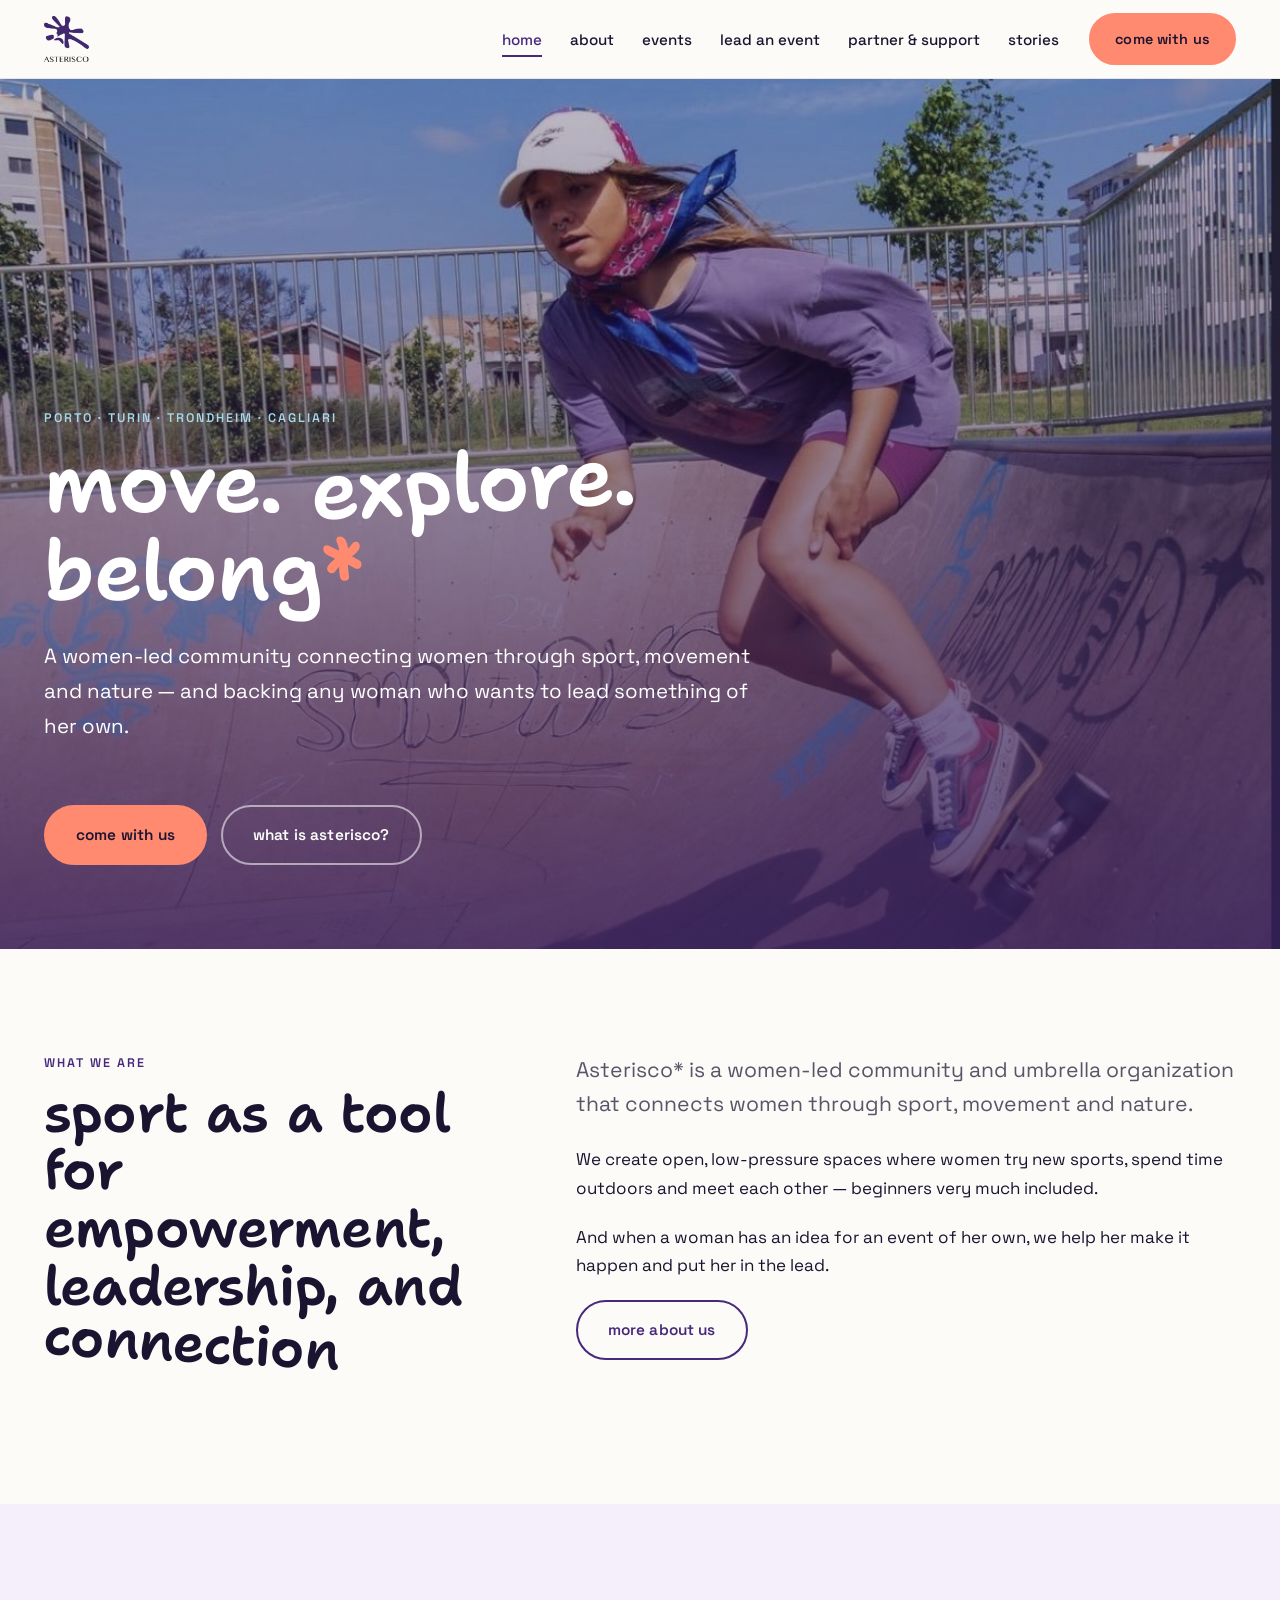
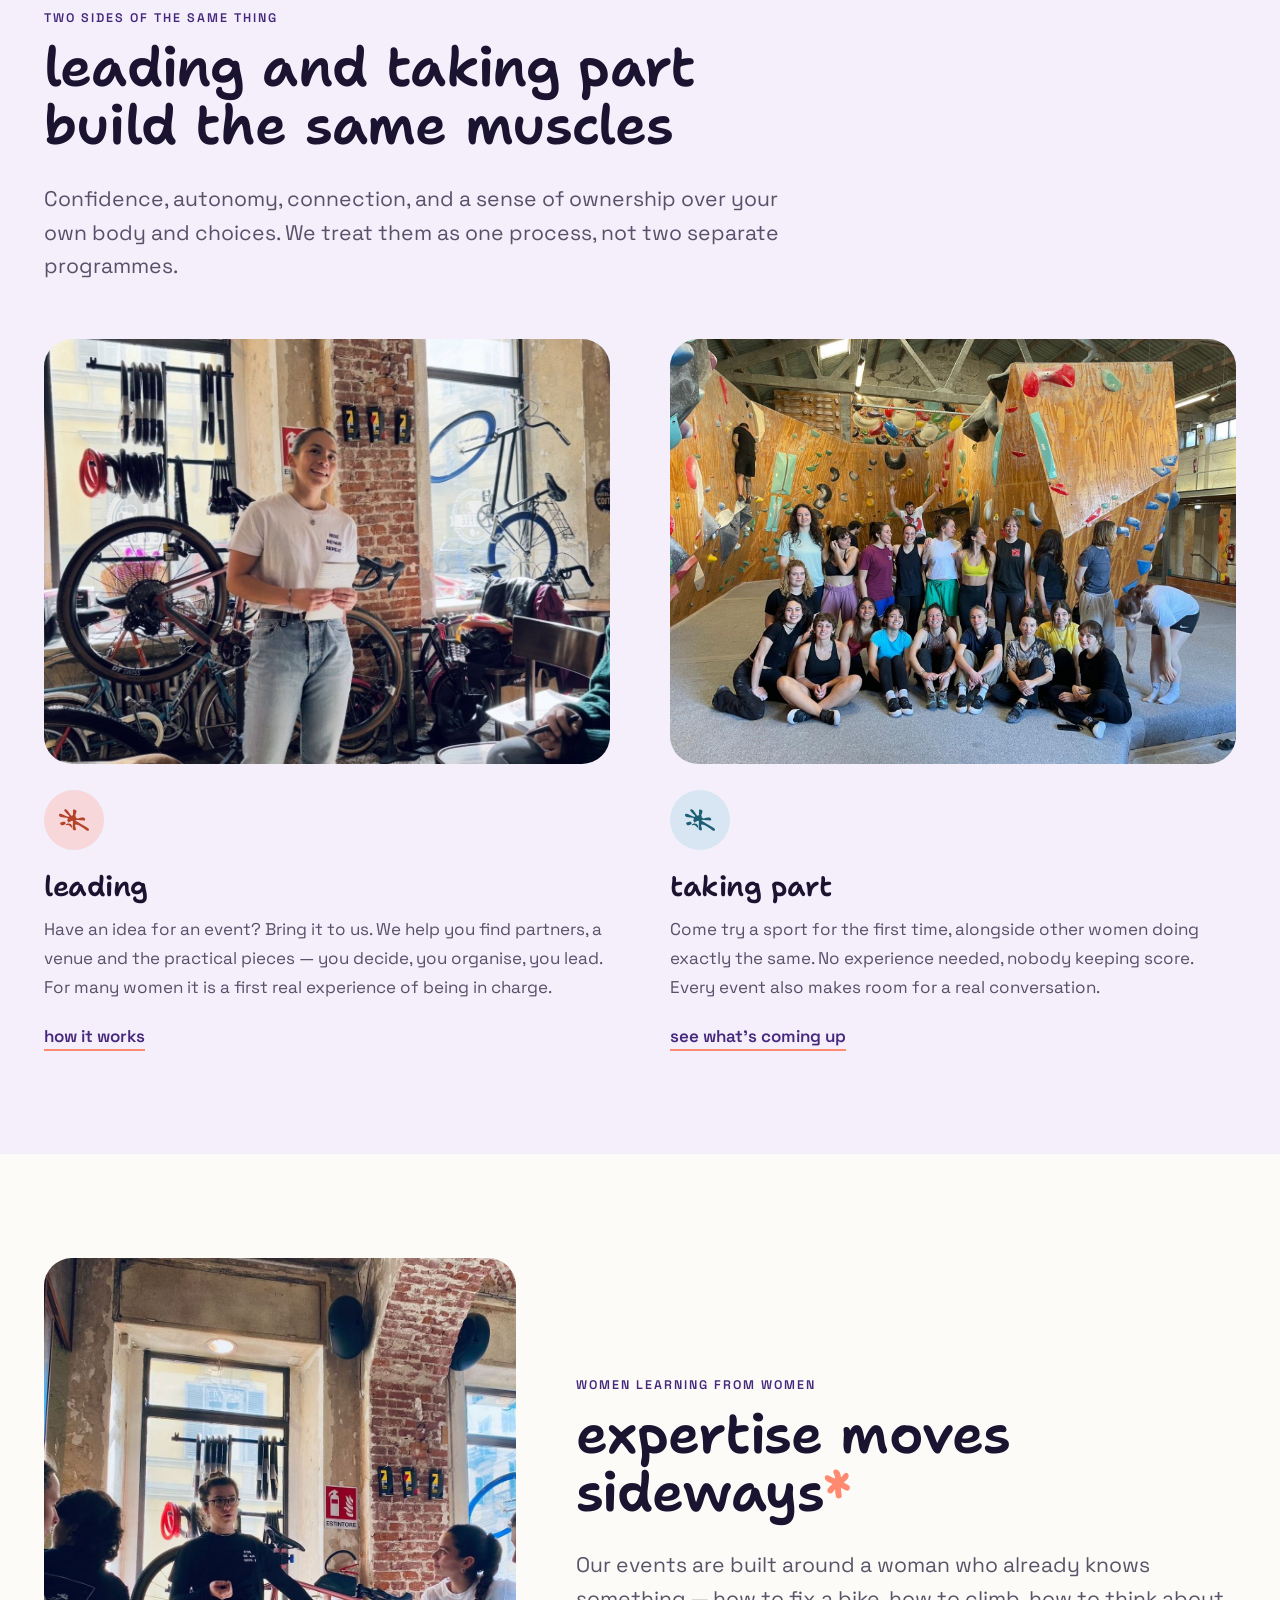
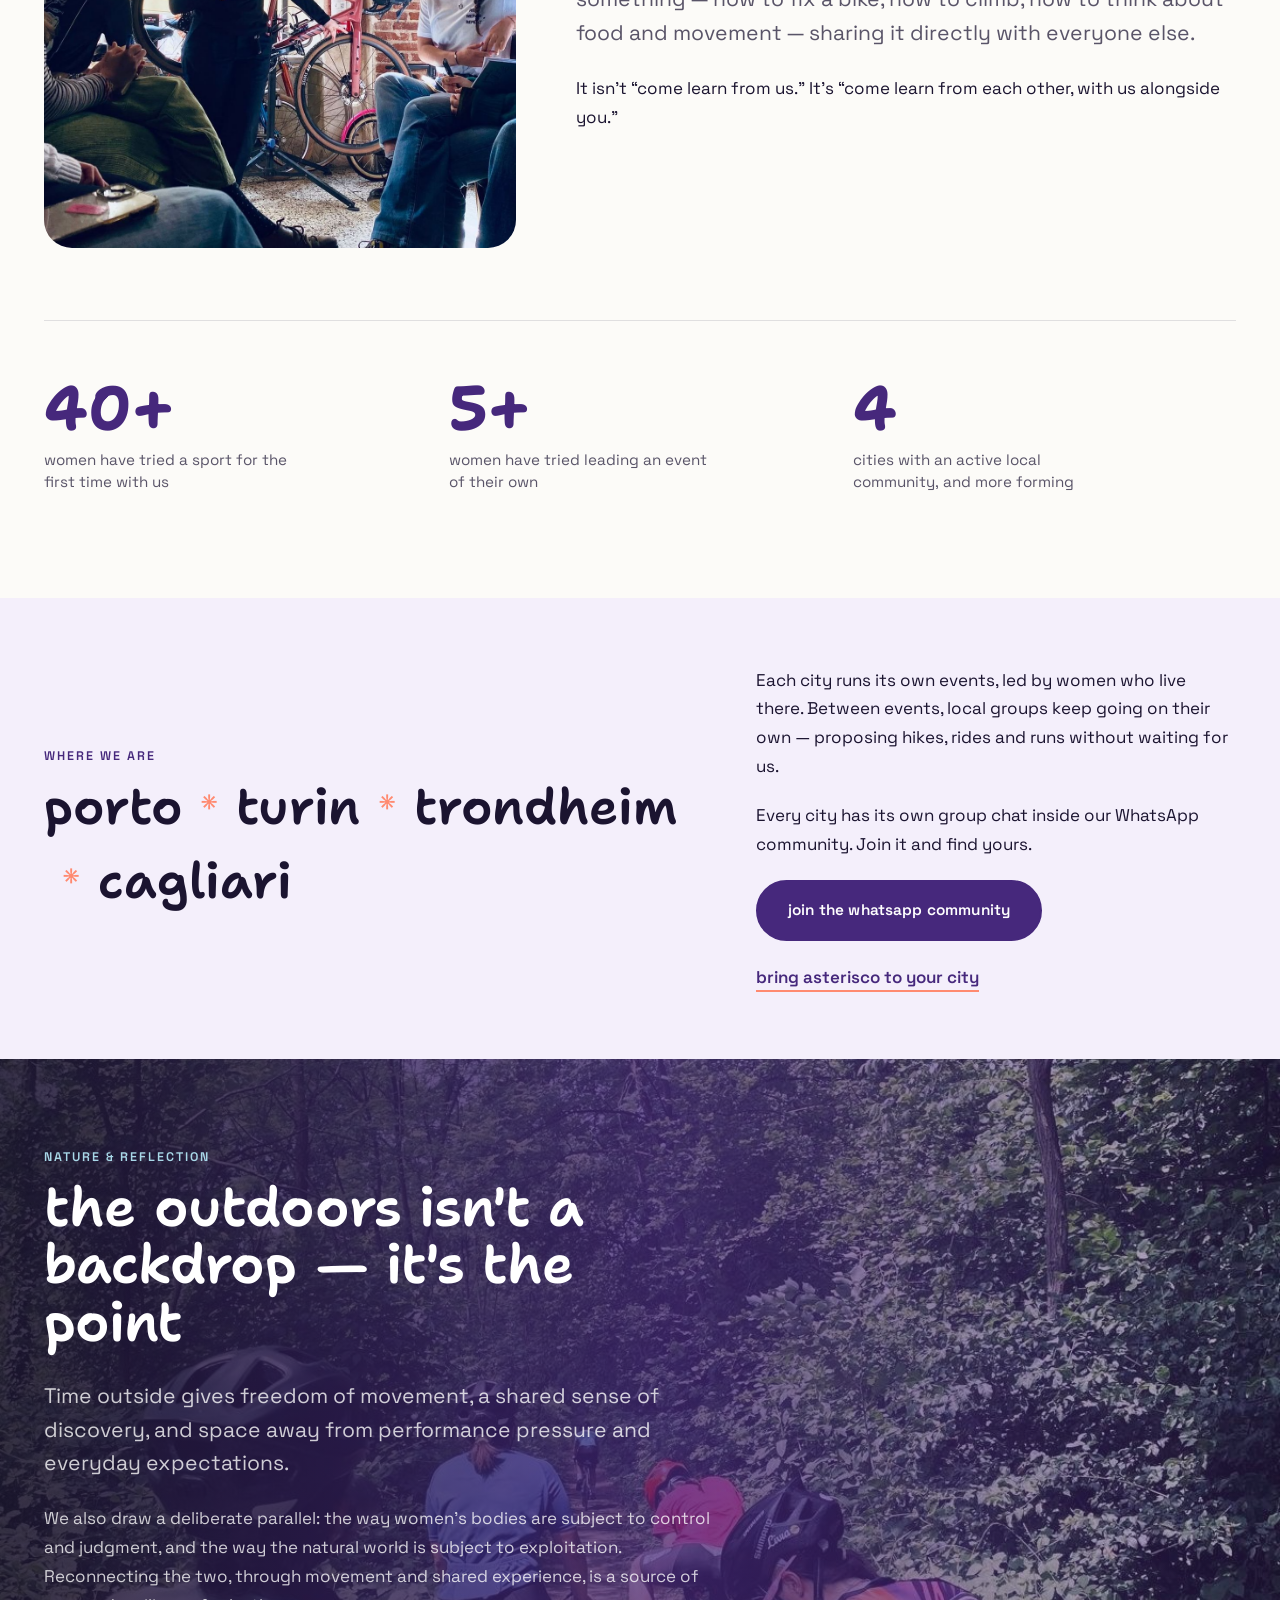
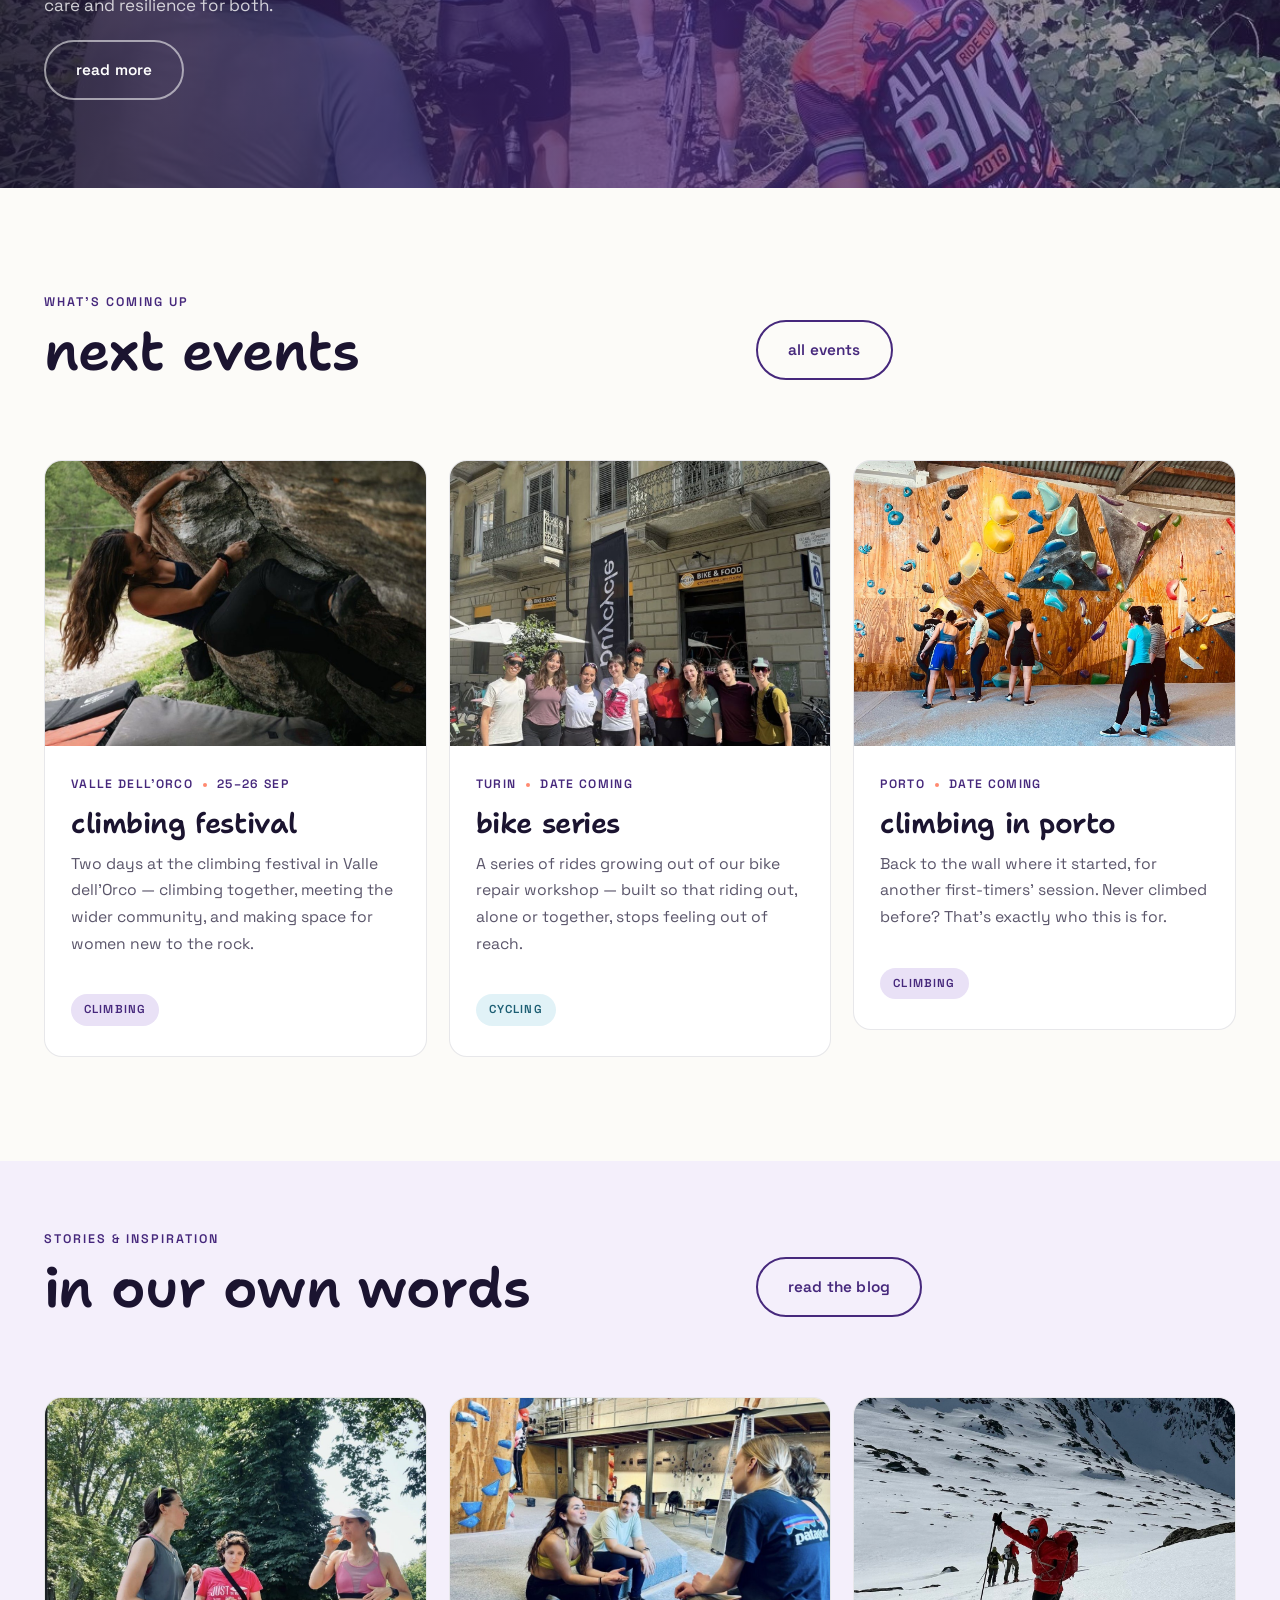
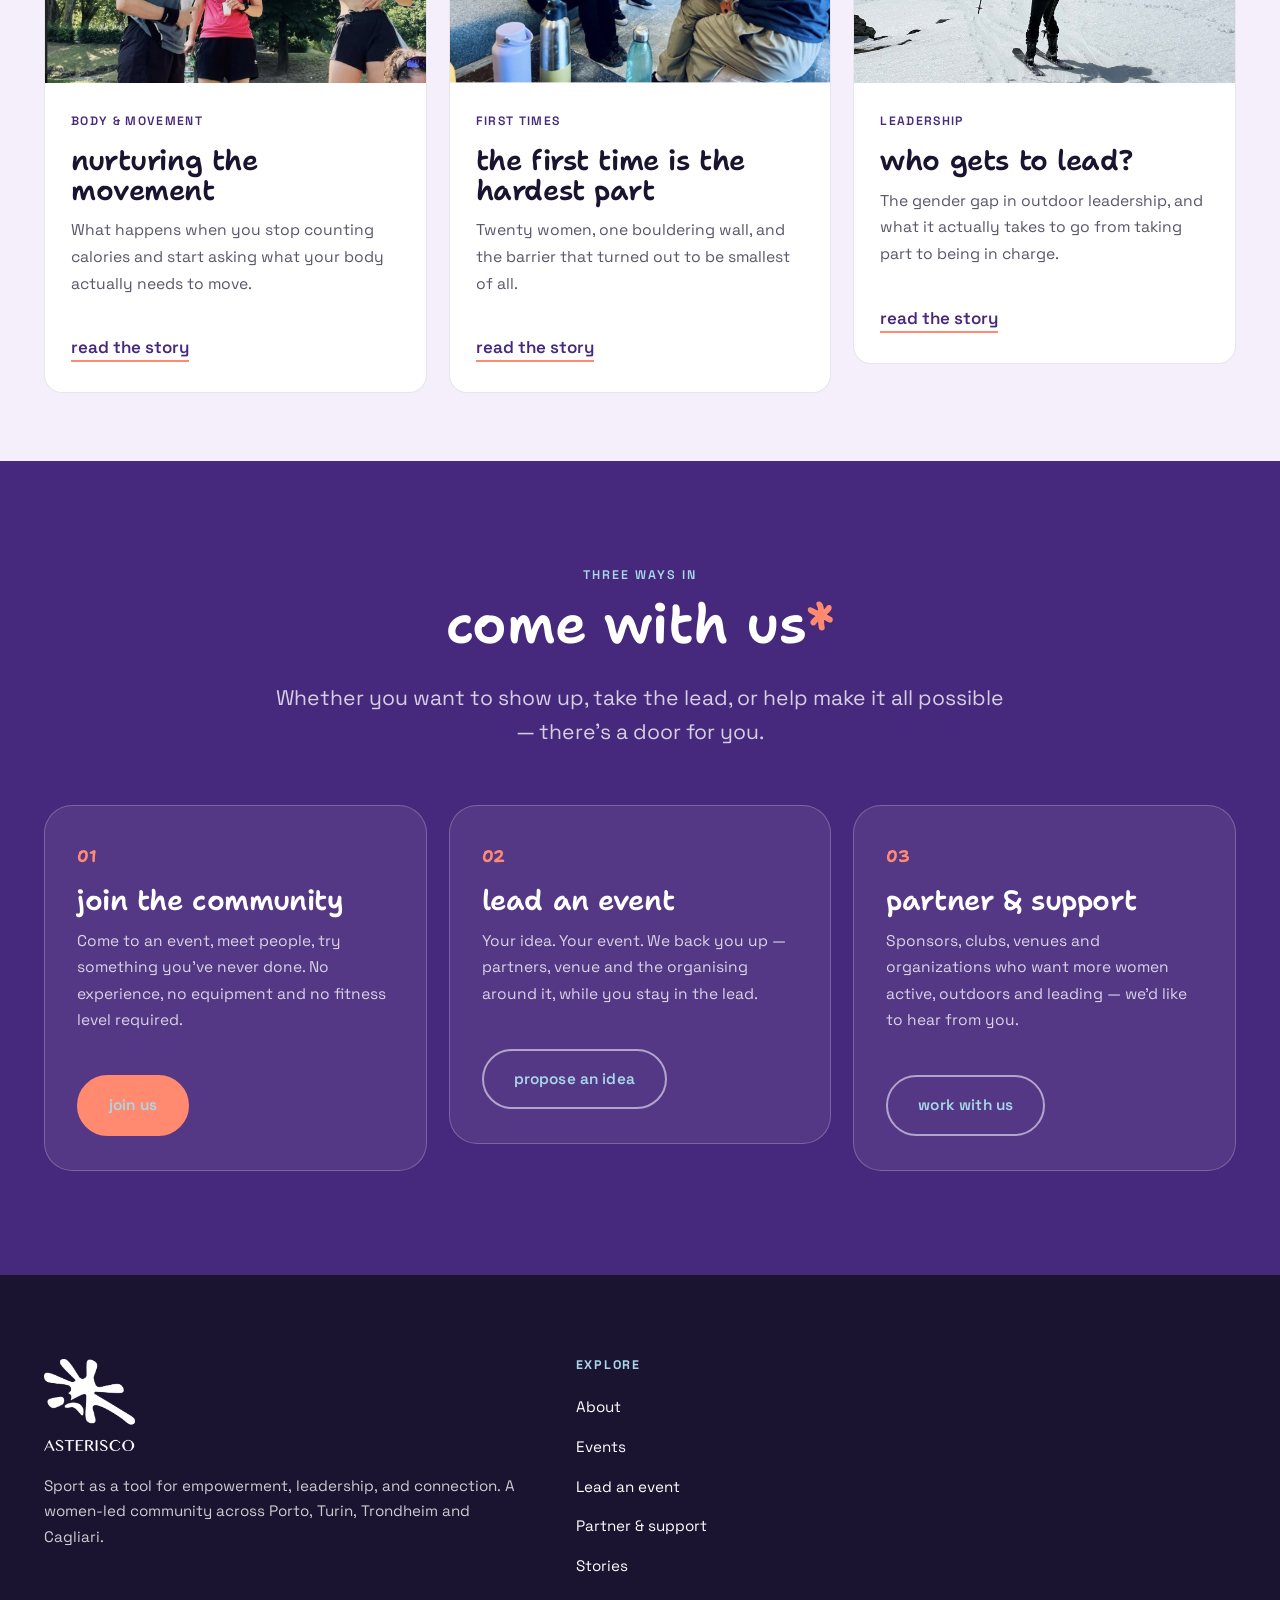
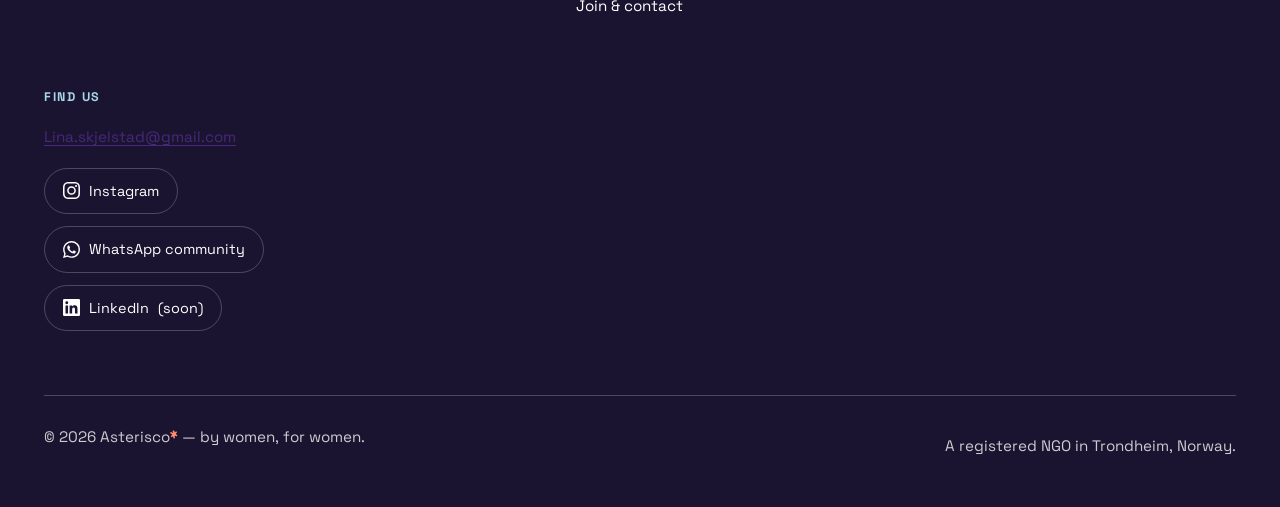
<file: index.html>
<!DOCTYPE html>
<html lang="en">
<head>
<meta charset="utf-8">
<meta name="viewport" content="width=device-width, initial-scale=1">

<title>Asterisco* — A Women's Sports &amp; Outdoor Community in Europe</title>
<meta name="description" content="Asterisco* is a women-led community connecting women through sport, movement and nature — and backing any woman who wants to lead her own event. Beginner-friendly, non-competitive, across four European cities.">
<meta name="keywords" content="women's sports community, women-led outdoor community Europe, women's community Porto, women's community Turin, women's community Trondheim, women's community Cagliari, try new sports as a woman, beginner-friendly women's sport, women in outdoor leadership">
<link rel="canonical" href="https://asteriscoworld.com/">

<meta property="og:type" content="website">
<meta property="og:site_name" content="Asterisco*">
<meta property="og:title" content="Asterisco* — Move. Explore. Belong.">
<meta property="og:description" content="A women-led community connecting women through sport, movement and nature — and backing any woman who wants to lead her own event.">
<meta property="og:image" content="https://asteriscoworld.com/assets/img/photos/climbing-group-porto.jpg">
<meta property="og:url" content="https://asteriscoworld.com/">
<meta name="twitter:card" content="summary_large_image">

<link rel="icon" href="favicon.ico" sizes="any">
<link rel="icon" href="assets/img/favicon-512.png" type="image/png">
<link rel="apple-touch-icon" href="assets/img/apple-touch-icon.png">

<link rel="preload" href="assets/fonts/shantell-sans-latin.woff2" as="font" type="font/woff2" crossorigin>
<link rel="preload" href="assets/fonts/space-grotesk-latin.woff2" as="font" type="font/woff2" crossorigin>
<link rel="stylesheet" href="assets/css/fonts.css">
<link rel="stylesheet" href="assets/css/style.css">
</head>
<body>

<a class="skip-link" href="#main">Skip to content</a>

<!-- ===== HEADER ===== -->
<header class="site-header">
  <div class="container site-header__inner">
    <a class="brand" href="index.html" aria-label="Asterisco* home">
      <img src="assets/img/logo-full.png" alt="Asterisco* logo — a violet paint-splatter asterisk above the word Asterisco" width="1200" height="1219">
    </a>

    <nav class="nav" aria-label="Main">
      <button class="nav-toggle" type="button" aria-expanded="false" aria-controls="primary-menu" aria-label="Open menu">
        <span></span><span></span><span></span>
      </button>
      <ul class="nav__list" id="primary-menu">
        <li><a class="nav__link" href="index.html" aria-current="page">home</a></li>
        <li><a class="nav__link" href="about.html">about</a></li>
        <li><a class="nav__link" href="events.html">events</a></li>
        <li><a class="nav__link" href="lead-an-event.html">lead an event</a></li>
        <li><a class="nav__link" href="support.html">partner &amp; support</a></li>
        <li><a class="nav__link" href="stories.html">stories</a></li>
        <li class="nav__mobile-only"><a class="nav__link" href="contact.html">join &amp; contact</a></li>
      </ul>
      <a class="btn btn--primary nav__cta" href="contact.html">come with us</a>
    </nav>
  </div>
</header>

<main id="main">

  <!-- ===== HERO ===== -->
  <section class="hero">
    <div class="hero__media">
      <img src="assets/img/photos/skate-bowl.jpg" alt="A woman in a purple T-shirt riding a skateboard down the wall of a concrete bowl under a clear blue sky" width="1179" height="1311" fetchpriority="high">
    </div>
    <div class="container hero__inner">
      <p class="eyebrow eyebrow--onviolet">Porto · Turin · Trondheim · Cagliari</p>
      <h1>move. <span class="tilt-l">explore.</span> belong<span class="ast">*</span></h1>
      <p class="hero__text">A women-led community connecting women through sport, movement and nature — and backing any woman who wants to lead something of her own.</p>
      <div class="btn-row hero__btns">
        <a class="btn btn--primary" href="contact.html">come with us</a>
        <a class="btn btn--ghost" href="about.html">what is asterisco?</a>
      </div>
    </div>
  </section>

  <!-- ===== WHAT WE ARE ===== -->
  <section class="section">
    <div class="container">
      <div class="row row--wide">
        <div class="col col-5">
          <p class="eyebrow">What we are</p>
          <h2>sport as a tool for empowerment, leadership, and <span class="tilt-r">connection</span></h2>
        </div>
        <div class="col col-7 stack">
          <p class="lead">Asterisco* is a women-led community and umbrella organization that connects women through sport, movement and nature.</p>
          <p>We create open, low-pressure spaces where women try new sports, spend time outdoors and meet each other — beginners very much included.</p>
          <p>And when a woman has an idea for an event of her own, we help her make it happen and put her in the lead.</p>
          <div class="btn-row">
            <a class="btn btn--outline" href="about.html">more about us</a>
          </div>
        </div>
      </div>
    </div>
  </section>

  <!-- ===== TWO SIDES ===== -->
  <section class="section section--lilac">
    <div class="container">
      <div class="section-head">
        <p class="eyebrow">Two sides of the same thing</p>
        <h2>leading and taking part build the same muscles</h2>
        <p class="lead">Confidence, autonomy, connection, and a sense of ownership over your own body and choices. We treat them as one process, not two separate programmes.</p>
      </div>

      <div class="row row--wide">
        <div class="col col-2">
          <div class="split__media split__media--wide">
            <img src="assets/img/photos/bike-workshop-leading-turin.jpg" alt="A woman standing in a bike workshop in Turin, holding notes and speaking to a seated group" width="1179" height="1530" loading="lazy">
          </div>
          <div class="iconbox" style="margin-top:26px">
            <span class="iconbox__icon iconbox__icon--coral" aria-hidden="true"></span>
            <h3>leading</h3>
            <p>Have an idea for an event? Bring it to us. We help you find partners, a venue and the practical pieces — you decide, you organise, you lead. For many women it is a first real experience of being in charge.</p>
            <p><a class="textlink" href="lead-an-event.html">how it works</a></p>
          </div>
        </div>

        <div class="col col-2">
          <div class="split__media split__media--wide">
            <img src="assets/img/photos/climbing-group-porto.jpg" alt="A large group of around twenty women gathered together in front of a bouldering wall in Porto" width="1600" height="1200" loading="lazy">
          </div>
          <div class="iconbox" style="margin-top:26px">
            <span class="iconbox__icon iconbox__icon--sky" aria-hidden="true"></span>
            <h3>taking part</h3>
            <p>Come try a sport for the first time, alongside other women doing exactly the same. No experience needed, nobody keeping score. Every event also makes room for a real conversation.</p>
            <p><a class="textlink" href="events.html">see what's coming up</a></p>
          </div>
        </div>
      </div>
    </div>
  </section>

  <!-- ===== PEER LEARNING + STATS ===== -->
  <section class="section">
    <div class="container">
      <div class="row row--wide row--center">
        <div class="col col-5">
          <div class="split__media">
            <img src="assets/img/photos/bike-workshop-circle-turin.jpg" alt="Women sitting in a circle in a Turin bike shop, listening to another woman standing beside a bicycle" width="1800" height="1350" loading="lazy">
          </div>
        </div>
        <div class="col col-7 stack">
          <p class="eyebrow">Women learning from women</p>
          <h2>expertise moves sideways<span class="ast">*</span></h2>
          <p class="lead">Our events are built around a woman who already knows something — how to fix a bike, how to climb, how to think about food and movement — sharing it directly with everyone else.</p>
          <p>It isn't “come learn from us.” It's “come learn from each other, with us alongside you.”</p>
        </div>
      </div>

      <hr class="rule" style="margin:72px 0 56px">

      <div class="row row--tight">
        <div class="col col-3">
          <div class="stat">
            <span class="stat__num">40+</span>
            <span class="stat__label">women have tried a sport for the first time with us</span>
          </div>
        </div>
        <div class="col col-3">
          <div class="stat">
            <span class="stat__num">5+</span>
            <span class="stat__label">women have tried leading an event of their own</span>
          </div>
        </div>
        <div class="col col-3">
          <div class="stat">
            <span class="stat__num">4</span>
            <span class="stat__label">cities with an active local community, and more forming</span>
          </div>
        </div>
      </div>
    </div>
  </section>

  <!-- ===== CITIES ===== -->
  <section class="section section--tight section--lilac">
    <div class="container">
      <div class="row row--between row--center">
        <div class="col col-7">
          <p class="eyebrow">Where we are</p>
          <div class="cities">
            <span class="city">porto</span><span class="city__sep" aria-hidden="true">*</span>
            <span class="city">turin</span><span class="city__sep" aria-hidden="true">*</span>
            <span class="city">trondheim</span><span class="city__sep" aria-hidden="true">*</span>
            <span class="city">cagliari</span>
          </div>
        </div>
        <div class="col col-5">
          <p>Each city runs its own events, led by women who live there. Between events, local groups keep going on their own — proposing hikes, rides and runs without waiting for us.</p>
          <p>Every city has its own group chat inside our WhatsApp community. Join it and find yours.</p>
          <div class="btn-row" style="margin-top:22px">
            <a class="btn btn--violet" href="https://chat.whatsapp.com/HBhcw0KJ25LJq2RqNpKR7T" target="_blank" rel="noopener">join the whatsapp community</a>
          </div>
          <p style="margin-top:22px"><a class="textlink" href="contact.html">bring asterisco to your city</a></p>
        </div>
      </div>
    </div>
  </section>

  <!-- ===== NATURE BAND ===== -->
  <section class="band">
    <div class="band__media">
      <img src="assets/img/photos/gravel-ride-woods-turin.jpg" alt="Four women on gravel bikes riding a narrow dirt path through dense green woodland" width="1200" height="1600" loading="lazy">
    </div>
    <div class="container band__inner">
      <div class="row">
        <div class="col col-7 stack">
          <p class="eyebrow eyebrow--onviolet">Nature &amp; reflection</p>
          <h2>the outdoors isn't a backdrop — it's the point</h2>
          <p class="lead lead--onviolet">Time outside gives freedom of movement, a shared sense of discovery, and space away from performance pressure and everyday expectations.</p>
          <p style="color:var(--white-75)">We also draw a deliberate parallel: the way women's bodies are subject to control and judgment, and the way the natural world is subject to exploitation. Reconnecting the two, through movement and shared experience, is a source of care and resilience for both.</p>
          <div class="btn-row">
            <a class="btn btn--ghost" href="about.html#nature">read more</a>
          </div>
        </div>
      </div>
    </div>
  </section>

  <!-- ===== UPCOMING EVENTS ===== -->
  <section class="section">
    <div class="container">
      <div class="row row--between row--center" style="margin-bottom:52px">
        <div class="col col-7">
          <p class="eyebrow">What's coming up</p>
          <h2>next events</h2>
        </div>
        <div class="col col-5" style="display:flex;justify-content:flex-start">
          <a class="btn btn--outline" href="events.html">all events</a>
        </div>
      </div>

      <div class="row row--tight">
        <div class="col col-3">
          <article class="card">
            <div class="card__media">
              <img src="assets/img/photos/outdoor-bouldering.jpg" alt="A woman bouldering on a large outdoor boulder, reaching for a hold above her head" width="1179" height="816" loading="lazy">
            </div>
            <div class="card__body">
              <div class="meta"><span>Valle dell'Orco</span><span class="meta__dot" aria-hidden="true"></span><span>25–26 Sep</span></div>
              <h3>climbing festival</h3>
              <p>Two days at the climbing festival in Valle dell'Orco — climbing together, meeting the wider community, and making space for women new to the rock.</p>
              <div class="card__foot"><span class="tag">Climbing</span></div>
            </div>
          </article>
        </div>

        <div class="col col-3">
          <article class="card">
            <div class="card__media">
              <img src="assets/img/photos/cycling-group-turin.jpg" alt="Ten women in cycling kit standing with their bikes outside a bike shop in Turin" width="1179" height="1636" loading="lazy">
            </div>
            <div class="card__body">
              <div class="meta"><span>Turin</span><span class="meta__dot" aria-hidden="true"></span><span>Date coming</span></div>
              <h3>bike series</h3>
              <p>A series of rides growing out of our bike repair workshop — built so that riding out, alone or together, stops feeling out of reach.</p>
              <div class="card__foot"><span class="tag tag--sky">Cycling</span></div>
            </div>
          </article>
        </div>

        <div class="col col-3">
          <article class="card">
            <div class="card__media">
              <img src="assets/img/photos/bouldering-wall-porto.jpg" alt="Six women standing at a large indoor bouldering wall in Porto, studying the holds" width="1600" height="1100" loading="lazy">
            </div>
            <div class="card__body">
              <div class="meta"><span>Porto</span><span class="meta__dot" aria-hidden="true"></span><span>Date coming</span></div>
              <h3>climbing in porto</h3>
              <p>Back to the wall where it started, for another first-timers' session. Never climbed before? That's exactly who this is for.</p>
              <div class="card__foot"><span class="tag">Climbing</span></div>
            </div>
          </article>
        </div>
      </div>
    </div>
  </section>

  <!-- ===== STORIES TEASER ===== -->
  <section class="section section--tight section--lilac">
    <div class="container">
      <div class="row row--between row--center" style="margin-bottom:52px">
        <div class="col col-7">
          <p class="eyebrow">Stories &amp; inspiration</p>
          <h2>in our own words</h2>
        </div>
        <div class="col col-5" style="display:flex;justify-content:flex-start">
          <a class="btn btn--outline" href="stories.html">read the blog</a>
        </div>
      </div>

      <div class="row row--tight">
        <div class="col col-3">
          <article class="card">
            <div class="card__media">
              <img src="assets/img/photos/nutrition-run-picnic-turin.jpg" alt="Three women standing in a sunny park in Turin after a run, drinking juice and talking" width="1179" height="878" loading="lazy">
            </div>
            <div class="card__body">
              <div class="meta"><span>Body &amp; movement</span></div>
              <h3>nurturing the movement</h3>
              <p>What happens when you stop counting calories and start asking what your body actually needs to move.</p>
              <div class="card__foot"><a class="textlink" href="stories-nurturing-the-movement.html">read the story</a></div>
            </div>
          </article>
        </div>

        <div class="col col-3">
          <article class="card">
            <div class="card__media">
              <img src="assets/img/photos/climbing-gym-conversation-porto.jpg" alt="Three women sitting on crash mats at a climbing gym in Porto, talking between attempts" width="992" height="761" loading="lazy">
            </div>
            <div class="card__body">
              <div class="meta"><span>First times</span></div>
              <h3>the first time is the hardest part</h3>
              <p>Twenty women, one bouldering wall, and the barrier that turned out to be smallest of all.</p>
              <div class="card__foot"><a class="textlink" href="stories.html">read the story</a></div>
            </div>
          </article>
        </div>

        <div class="col col-3">
          <article class="card">
            <div class="card__media">
              <img src="assets/img/photos/ski-touring-norway.jpg" alt="A woman ski touring uphill across a wide snowfield below steep Norwegian mountains" width="1350" height="1800" loading="lazy">
            </div>
            <div class="card__body">
              <div class="meta"><span>Leadership</span></div>
              <h3>who gets to lead?</h3>
              <p>The gender gap in outdoor leadership, and what it actually takes to go from taking part to being in charge.</p>
              <div class="card__foot"><a class="textlink" href="stories.html">read the story</a></div>
            </div>
          </article>
        </div>
      </div>
    </div>
  </section>

  <!-- ===== THREE DOORS ===== -->
  <section class="section section--violet">
    <div class="container">
      <div class="section-head center">
        <p class="eyebrow eyebrow--onviolet">Three ways in</p>
        <h2>come with us<span class="ast">*</span></h2>
        <p class="lead lead--onviolet">Whether you want to show up, take the lead, or help make it all possible — there's a door for you.</p>
      </div>

      <div class="row row--tight">
        <div class="col col-3">
          <div class="door">
            <span class="door__num">01</span>
            <h3>join the community</h3>
            <p>Come to an event, meet people, try something you've never done. No experience, no equipment and no fitness level required.</p>
            <div class="door__foot"><a class="btn btn--primary" href="contact.html">join us</a></div>
          </div>
        </div>
        <div class="col col-3">
          <div class="door">
            <span class="door__num">02</span>
            <h3>lead an event</h3>
            <p>Your idea. Your event. We back you up — partners, venue and the organising around it, while you stay in the lead.</p>
            <div class="door__foot"><a class="btn btn--ghost" href="lead-an-event.html">propose an idea</a></div>
          </div>
        </div>
        <div class="col col-3">
          <div class="door">
            <span class="door__num">03</span>
            <h3>partner &amp; support</h3>
            <p>Sponsors, clubs, venues and organizations who want more women active, outdoors and leading — we'd like to hear from you.</p>
            <div class="door__foot"><a class="btn btn--ghost" href="support.html">work with us</a></div>
          </div>
        </div>
      </div>
    </div>
  </section>

</main>

<!-- ===== FOOTER ===== -->
<footer class="site-footer">
  <div class="container">
    <div class="row row--wide">
      <div class="col col-5 site-footer__brand">
        <img src="assets/img/logo-full-white.png" alt="Asterisco* logo" width="1200" height="1219" loading="lazy">
        <p>Sport as a tool for empowerment, leadership, and connection. A women-led community across Porto, Turin, Trondheim and Cagliari.</p>
      </div>

      <div class="col col-3">
        <h3>Explore</h3>
        <ul class="footer-nav">
          <li><a href="about.html">About</a></li>
          <li><a href="events.html">Events</a></li>
          <li><a href="lead-an-event.html">Lead an event</a></li>
          <li><a href="support.html">Partner &amp; support</a></li>
          <li><a href="stories.html">Stories</a></li>
          <li><a href="contact.html">Join &amp; contact</a></li>
        </ul>
      </div>

      <div class="col col-4">
        <h3>Find us</h3>
        <p><a href="mailto:Lina.skjelstad@gmail.com">Lina.skjelstad@gmail.com</a></p>
        <div class="social">
          <a href="https://www.instagram.com/asterisco.wld/" target="_blank" rel="noopener">
            <svg viewBox="0 0 24 24" aria-hidden="true"><path d="M12 2.16c3.2 0 3.58.01 4.85.07 1.17.05 1.8.25 2.23.41.56.22.96.48 1.38.9.42.42.68.82.9 1.38.16.42.36 1.06.41 2.23.06 1.27.07 1.65.07 4.85s-.01 3.58-.07 4.85c-.05 1.17-.25 1.8-.41 2.23-.22.56-.48.96-.9 1.38-.42.42-.82.68-1.38.9-.42.16-1.06.36-2.23.41-1.27.06-1.65.07-4.85.07s-3.58-.01-4.85-.07c-1.17-.05-1.8-.25-2.23-.41-.56-.22-.96-.48-1.38-.9-.42-.42-.68-.82-.9-1.38-.16-.42-.36-1.06-.41-2.23C2.17 15.58 2.16 15.2 2.16 12s.01-3.58.07-4.85c.05-1.17.25-1.8.41-2.23.22-.56.48-.96.9-1.38.42-.42.82-.68 1.38-.9.42-.16 1.06-.36 2.23-.41C8.42 2.17 8.8 2.16 12 2.16M12 0C8.74 0 8.33.01 7.05.07 5.78.13 4.9.33 4.14.63c-.79.31-1.46.72-2.13 1.38C1.35 2.68.94 3.35.63 4.14.33 4.9.13 5.78.07 7.05.01 8.33 0 8.74 0 12s.01 3.67.07 4.95c.06 1.27.26 2.15.56 2.91.31.79.72 1.46 1.38 2.13.67.66 1.34 1.07 2.13 1.38.76.3 1.64.5 2.91.56C8.33 23.99 8.74 24 12 24s3.67-.01 4.95-.07c1.27-.06 2.15-.26 2.91-.56.79-.31 1.46-.72 2.13-1.38.66-.67 1.07-1.34 1.38-2.13.3-.76.5-1.64.56-2.91.06-1.28.07-1.69.07-4.95s-.01-3.67-.07-4.95c-.06-1.27-.26-2.15-.56-2.91-.31-.79-.72-1.46-1.38-2.13C21.32 1.35 20.65.94 19.86.63c-.76-.3-1.64-.5-2.91-.56C15.67.01 15.26 0 12 0z"/><path d="M12 5.84A6.16 6.16 0 1 0 18.16 12 6.16 6.16 0 0 0 12 5.84zM12 16a4 4 0 1 1 4-4 4 4 0 0 1-4 4z"/><circle cx="18.41" cy="5.59" r="1.44"/></svg>
            Instagram
          </a>
          <a href="https://chat.whatsapp.com/HBhcw0KJ25LJq2RqNpKR7T" target="_blank" rel="noopener">
            <svg viewBox="0 0 24 24" aria-hidden="true"><path d="M17.472 14.382c-.297-.149-1.758-.867-2.03-.967-.273-.099-.471-.148-.67.15-.197.297-.767.966-.94 1.164-.173.199-.347.223-.644.075-.297-.15-1.255-.463-2.39-1.475-.883-.788-1.48-1.761-1.653-2.059-.173-.297-.018-.458.13-.606.134-.133.298-.347.446-.52.149-.174.198-.298.298-.497.099-.198.05-.371-.025-.52-.075-.149-.669-1.612-.916-2.207-.242-.579-.487-.5-.669-.51-.173-.008-.371-.01-.57-.01-.198 0-.52.074-.792.372-.272.297-1.04 1.016-1.04 2.479 0 1.462 1.065 2.875 1.213 3.074.149.198 2.096 3.2 5.077 4.487.709.306 1.262.489 1.694.625.712.227 1.36.195 1.871.118.571-.085 1.758-.719 2.006-1.413.248-.694.248-1.289.173-1.413-.074-.124-.272-.198-.57-.347m-5.421 7.403h-.004a9.87 9.87 0 01-5.031-1.378l-.361-.214-3.741.982.998-3.648-.235-.374a9.86 9.86 0 01-1.51-5.26c.001-5.45 4.436-9.884 9.888-9.884 2.64 0 5.122 1.03 6.988 2.898a9.825 9.825 0 012.893 6.994c-.003 5.45-4.437 9.884-9.885 9.884m8.413-18.297A11.815 11.815 0 0012.05 0C5.495 0 .16 5.335.157 11.892c0 2.096.547 4.142 1.588 5.945L.057 24l6.305-1.654a11.882 11.882 0 005.683 1.448h.005c6.554 0 11.89-5.335 11.893-11.893A11.821 11.821 0 0020.885 3.488"/></svg>
            WhatsApp community
          </a>
          <!-- LinkedIn: replace href with the company page URL once the profile exists -->
          <a href="contact.html" aria-label="LinkedIn — profile coming soon">
            <svg viewBox="0 0 24 24" aria-hidden="true"><path d="M20.45 20.45h-3.56v-5.57c0-1.33-.02-3.04-1.85-3.04-1.85 0-2.14 1.45-2.14 2.94v5.67H9.35V9h3.41v1.56h.05a3.74 3.74 0 0 1 3.37-1.85c3.6 0 4.27 2.37 4.27 5.46zM5.34 7.43a2.07 2.07 0 1 1 2.06-2.07 2.07 2.07 0 0 1-2.06 2.07zM7.12 20.45H3.55V9h3.57zM22.22 0H1.77A1.76 1.76 0 0 0 0 1.73v20.54A1.76 1.76 0 0 0 1.77 24h20.45A1.77 1.77 0 0 0 24 22.27V1.73A1.77 1.77 0 0 0 22.22 0z"/></svg>
            LinkedIn <span class="small">(soon)</span>
          </a>
        </div>
      </div>
    </div>

    <div class="site-footer__bottom">
      <p>&copy; 2026 Asterisco<span class="ast">*</span> — by women, for women.</p>
      <p>A registered NGO in Trondheim, Norway.</p>
    </div>
  </div>
</footer>

<script src="assets/js/main.js"></script>
</body>
</html>
</file>
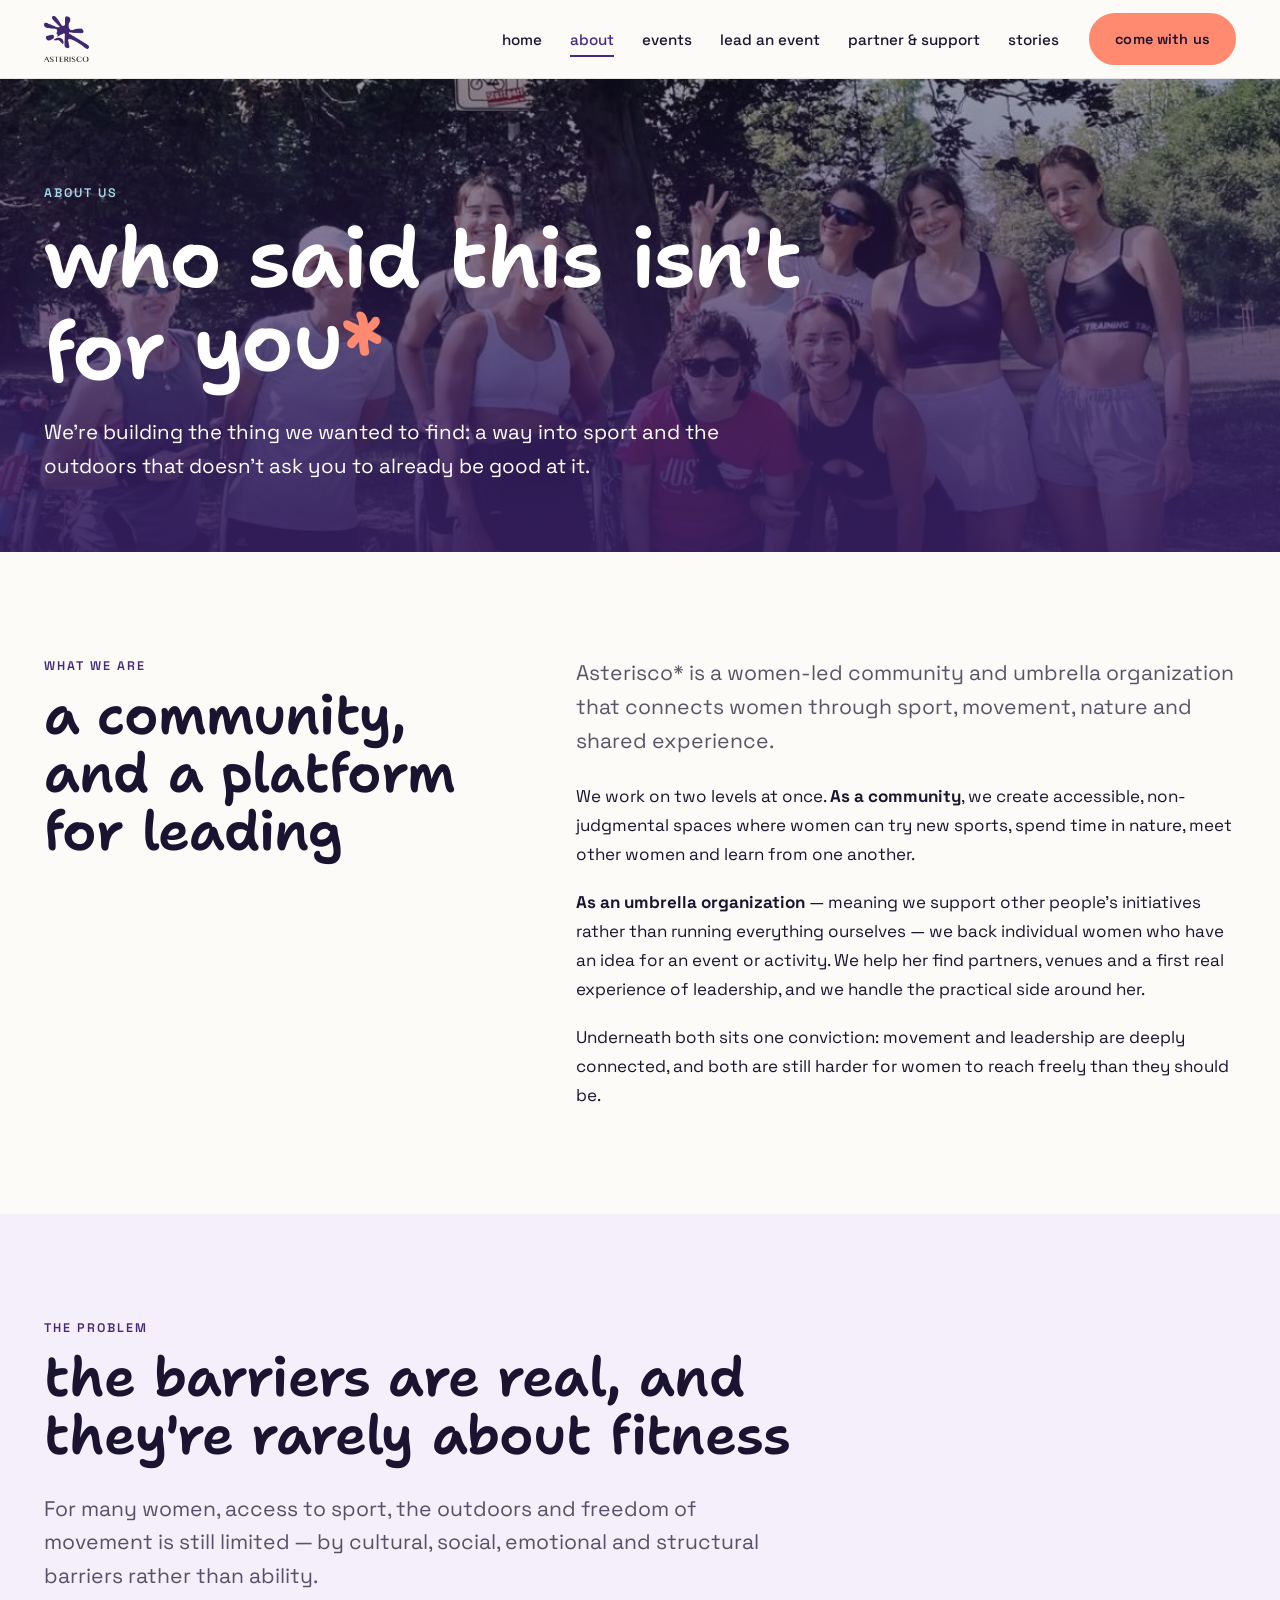
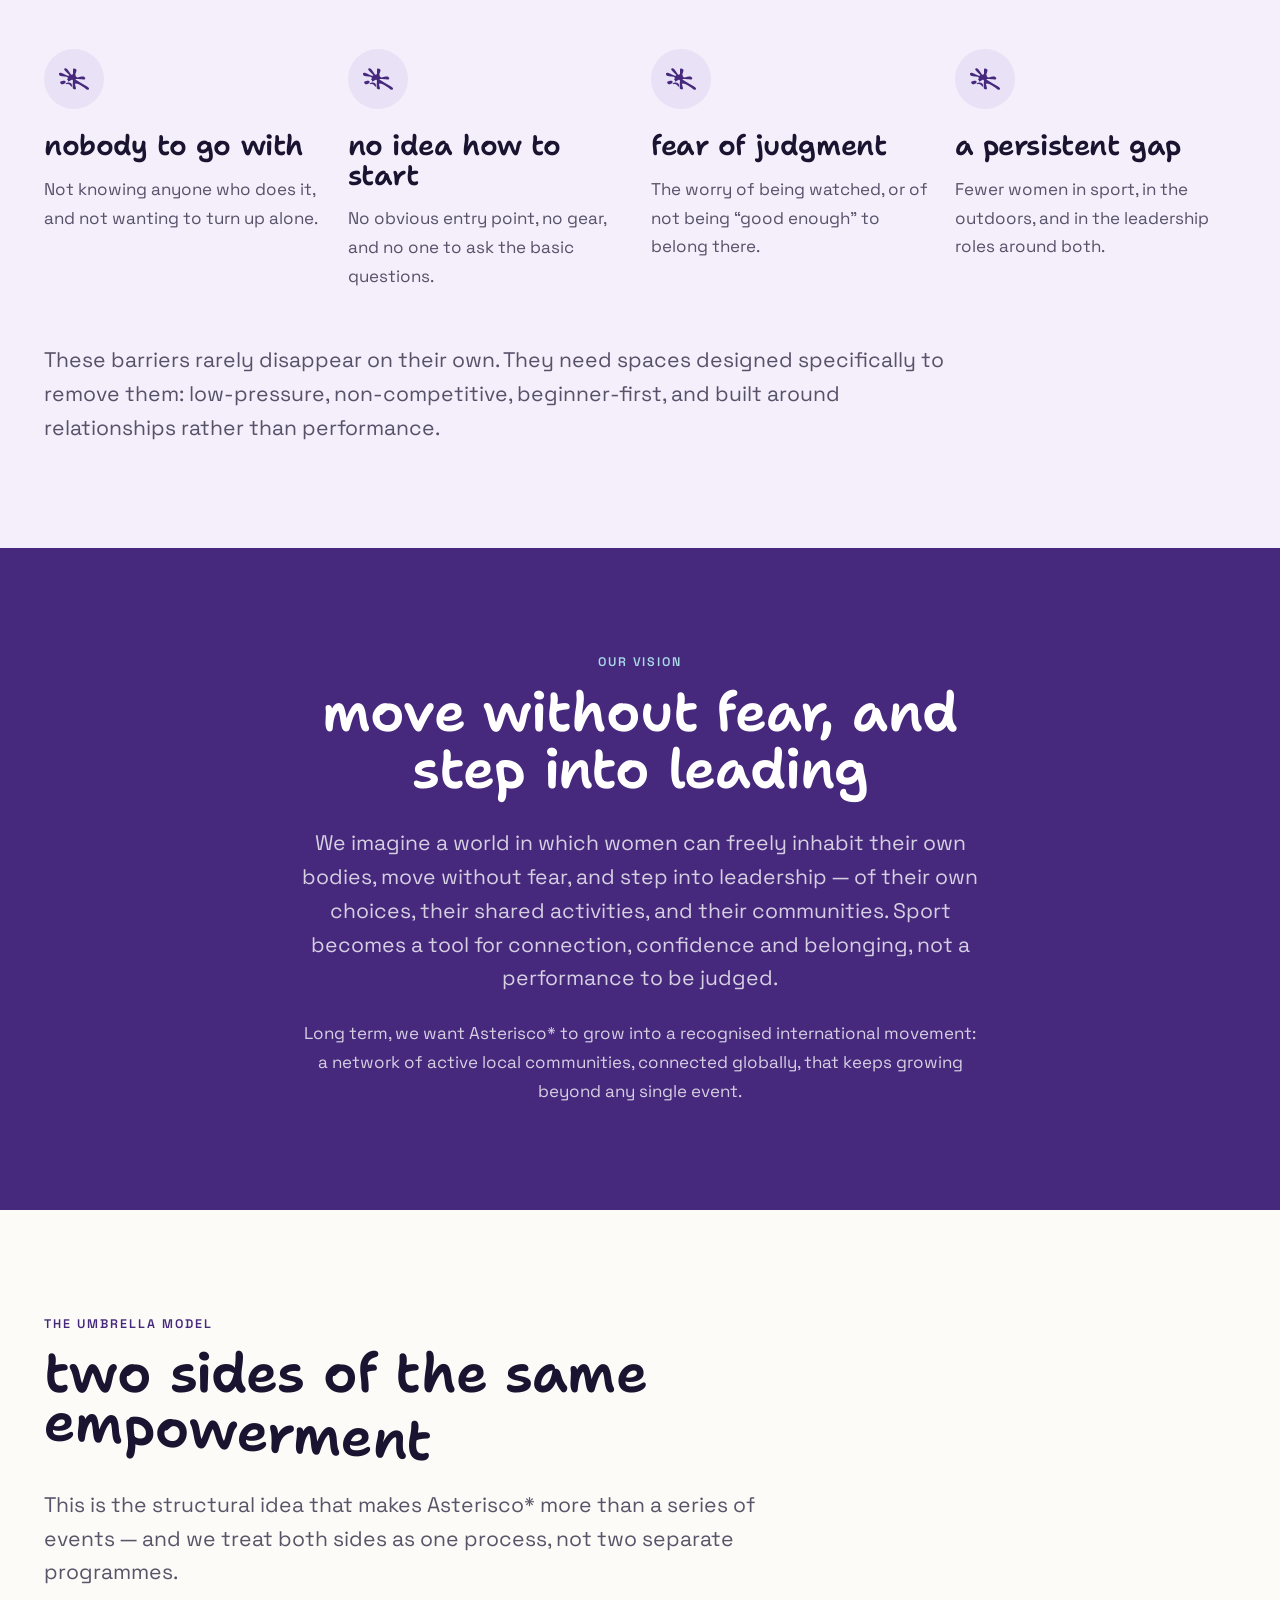
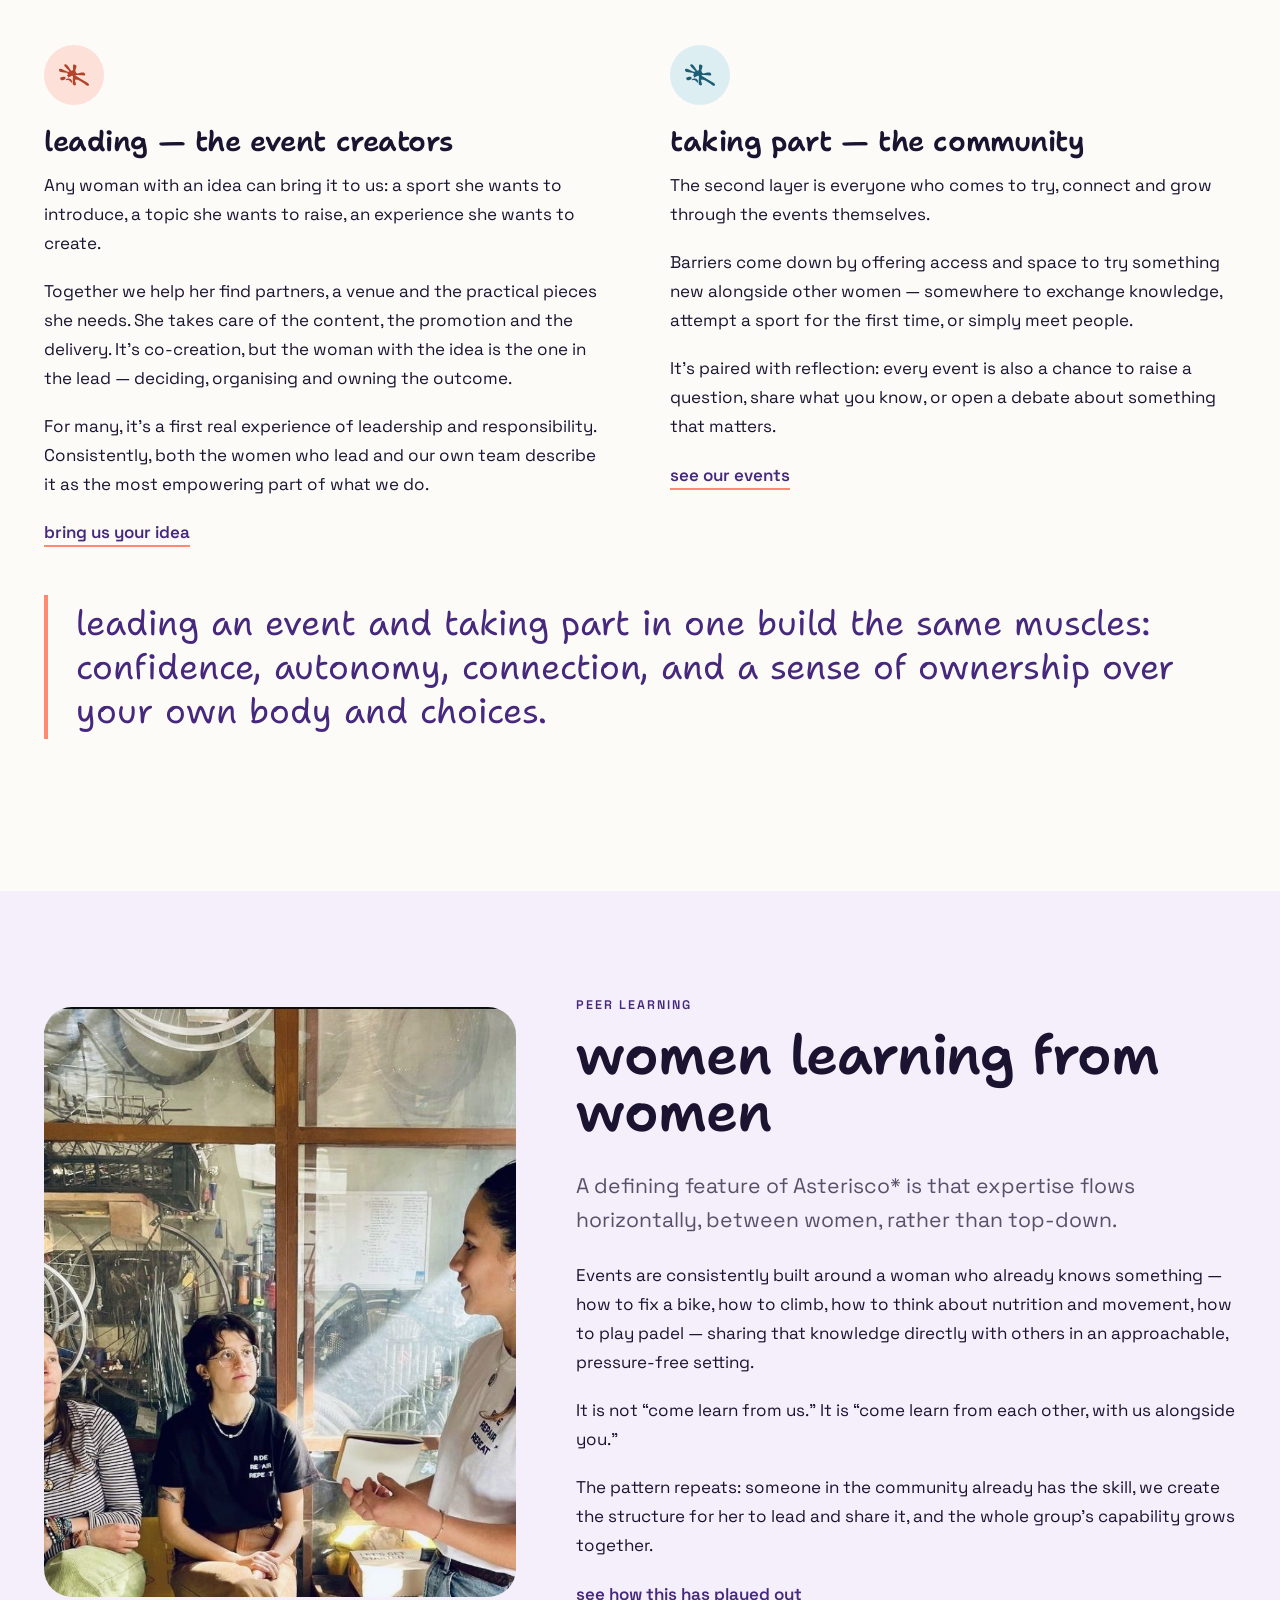
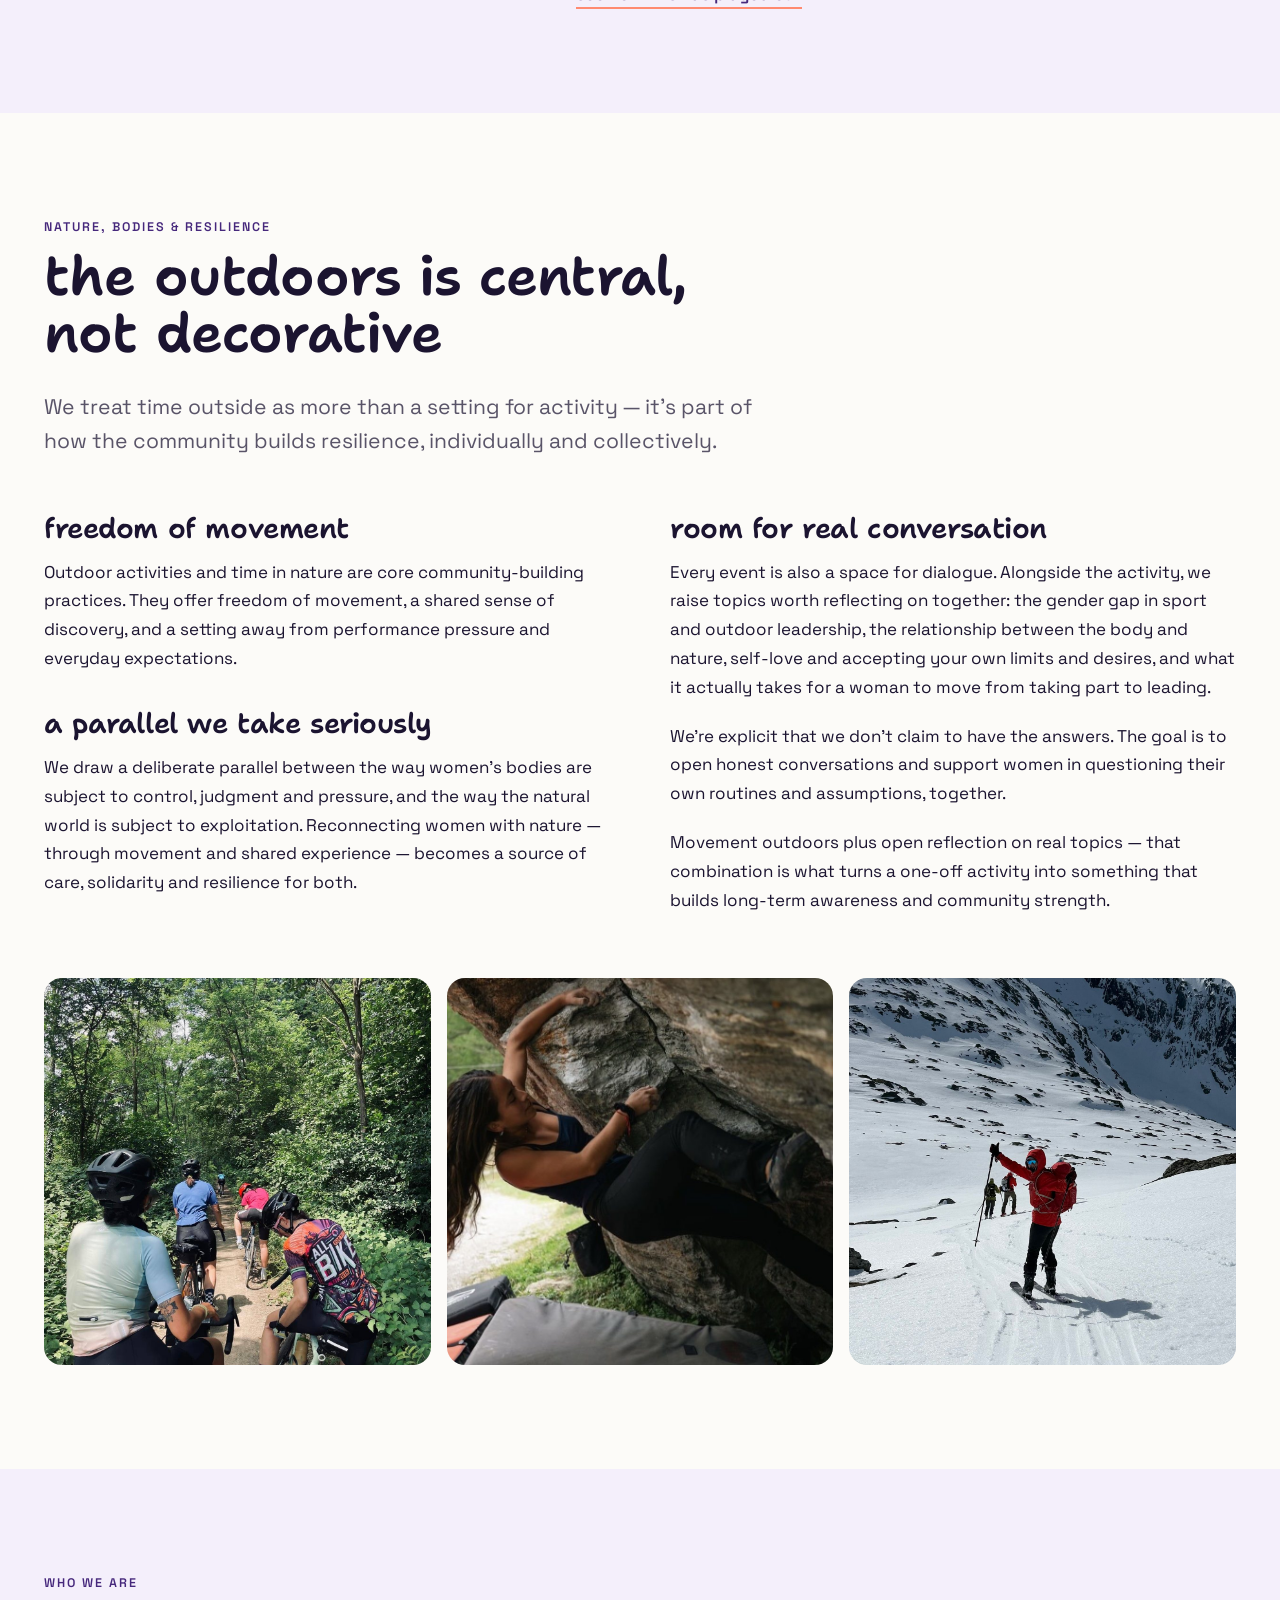
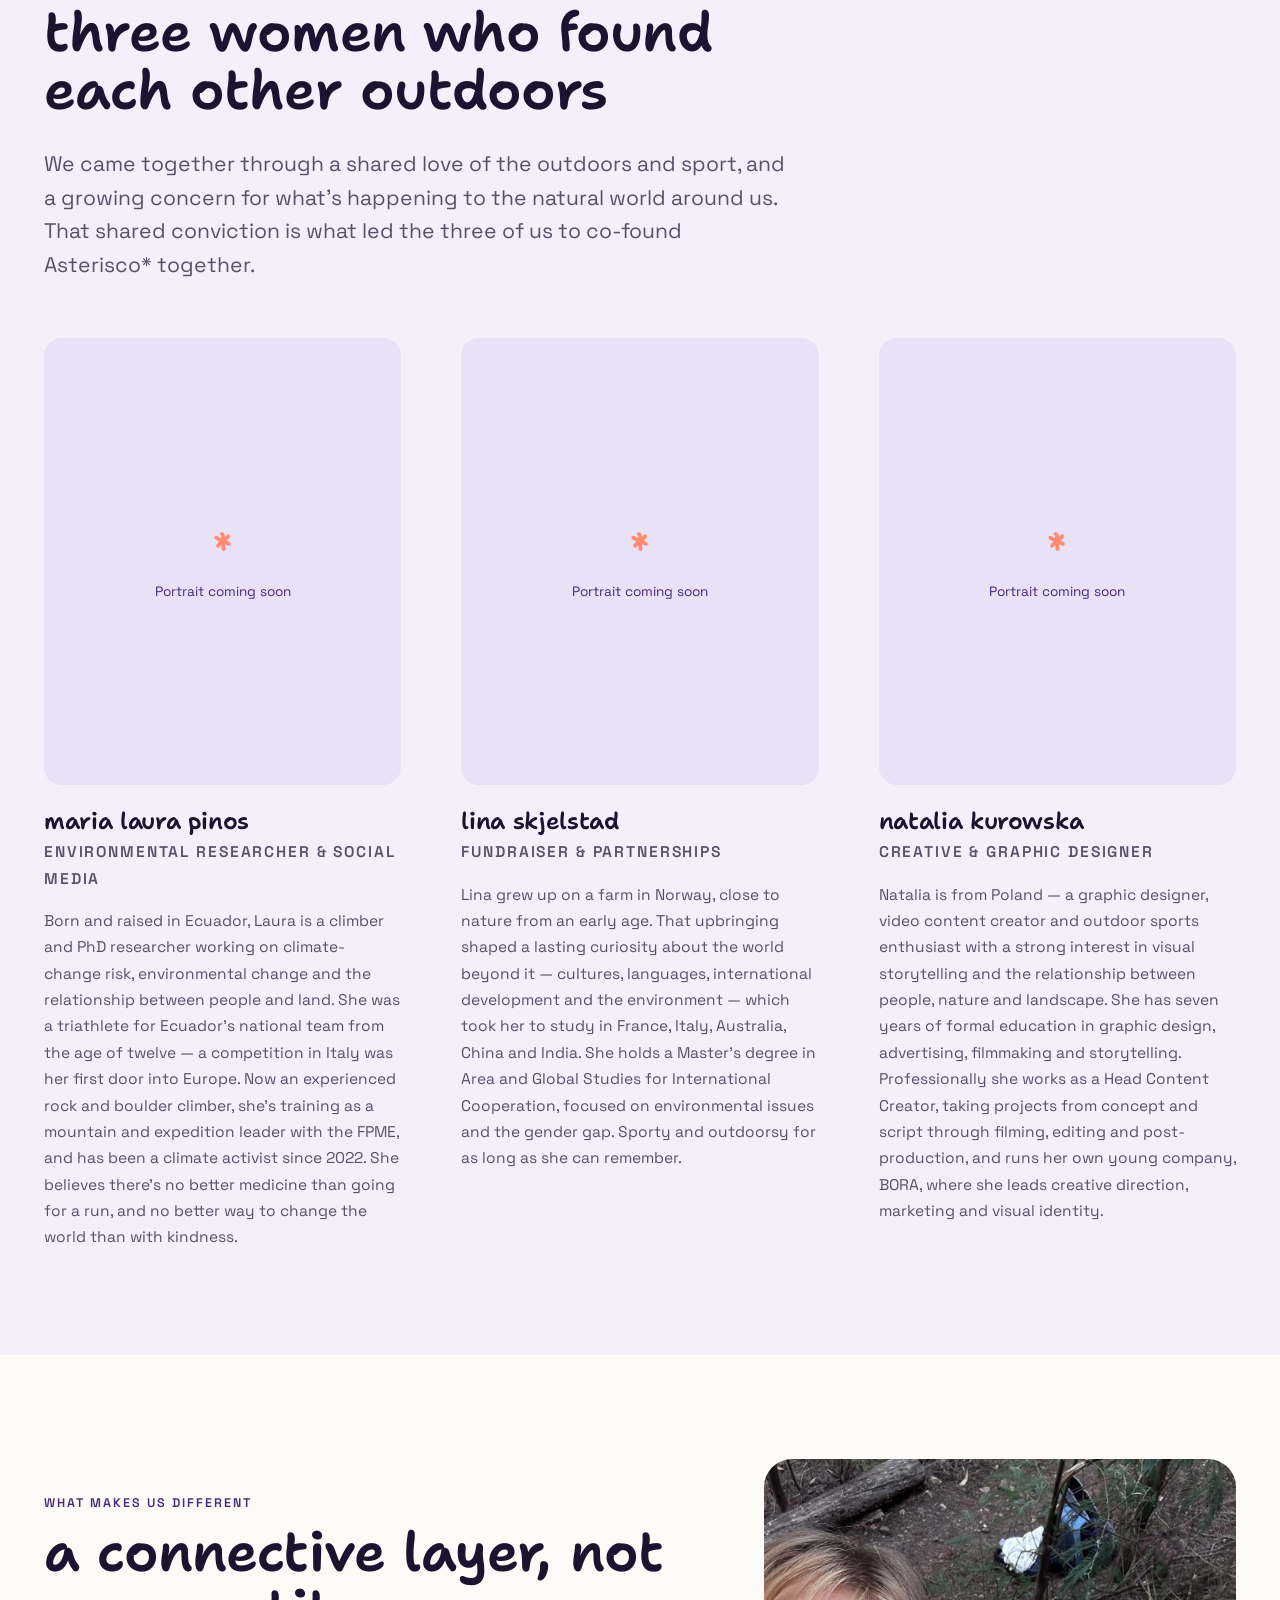
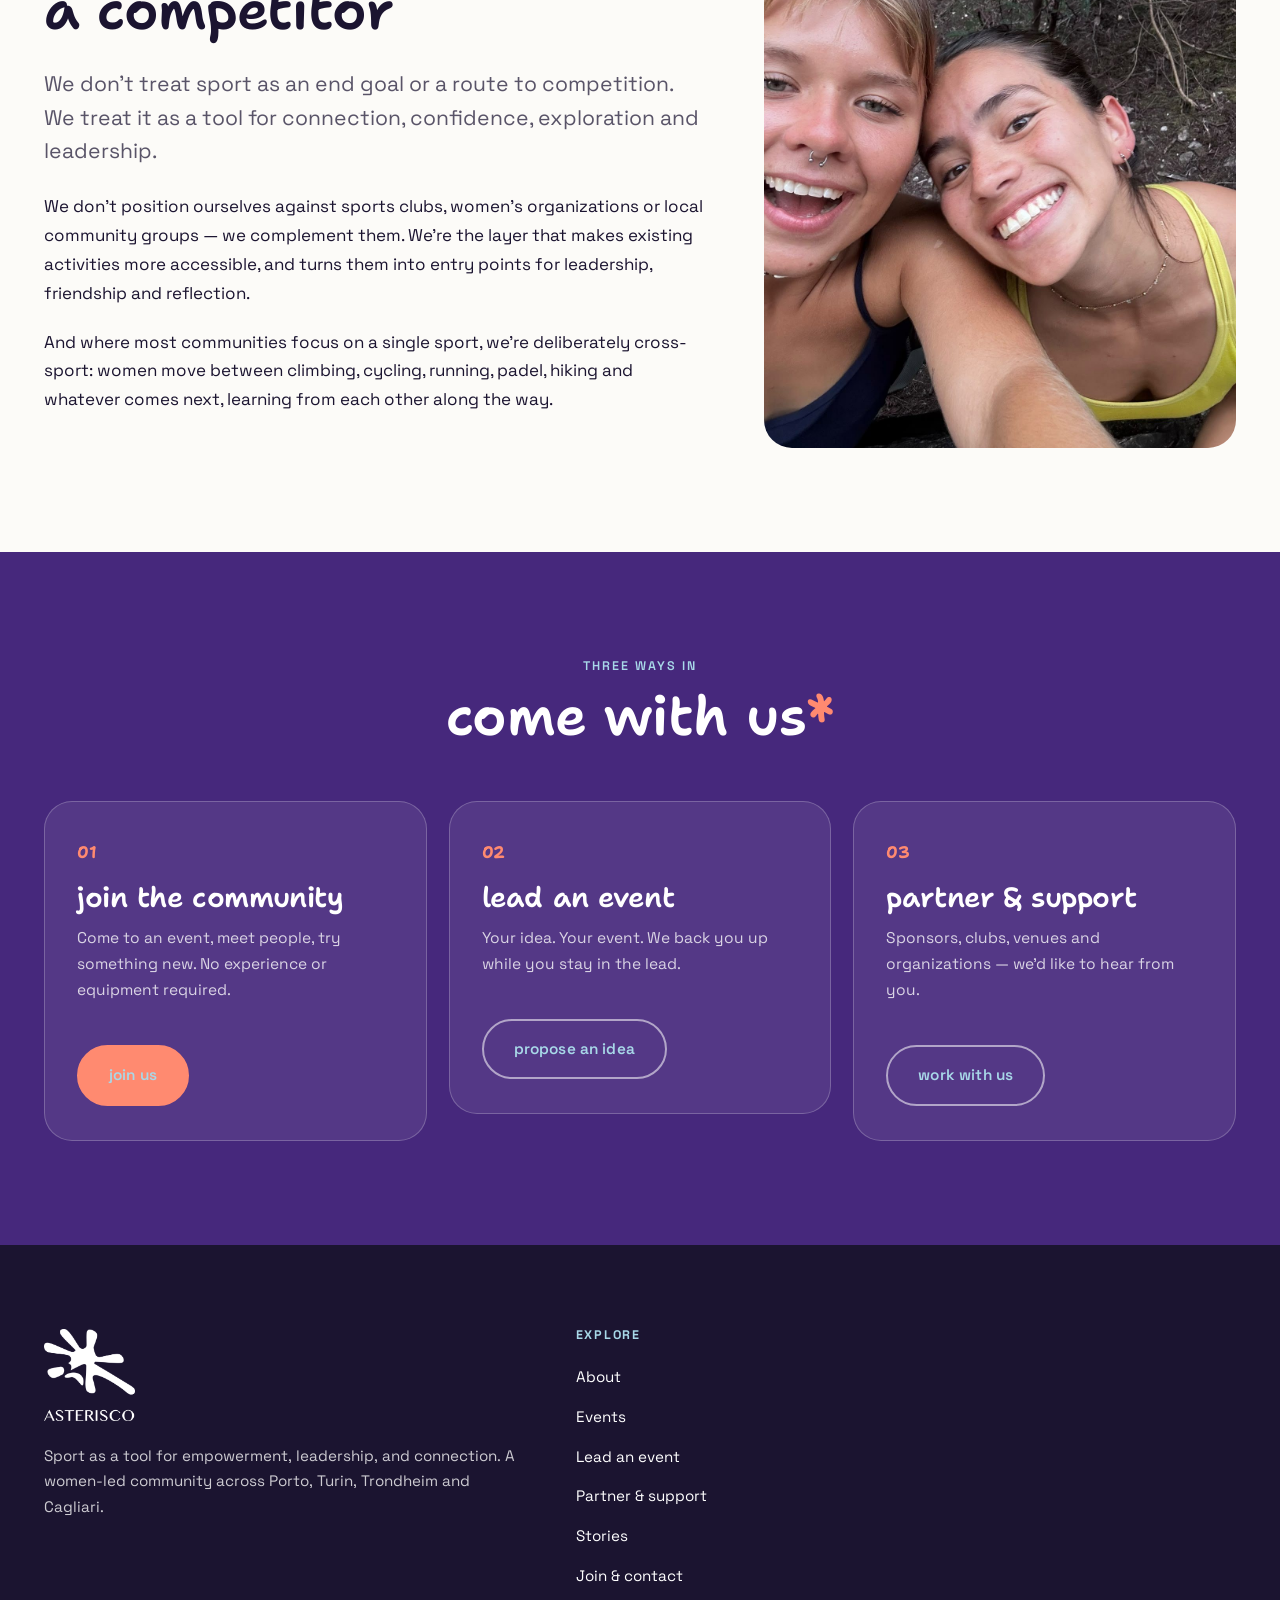
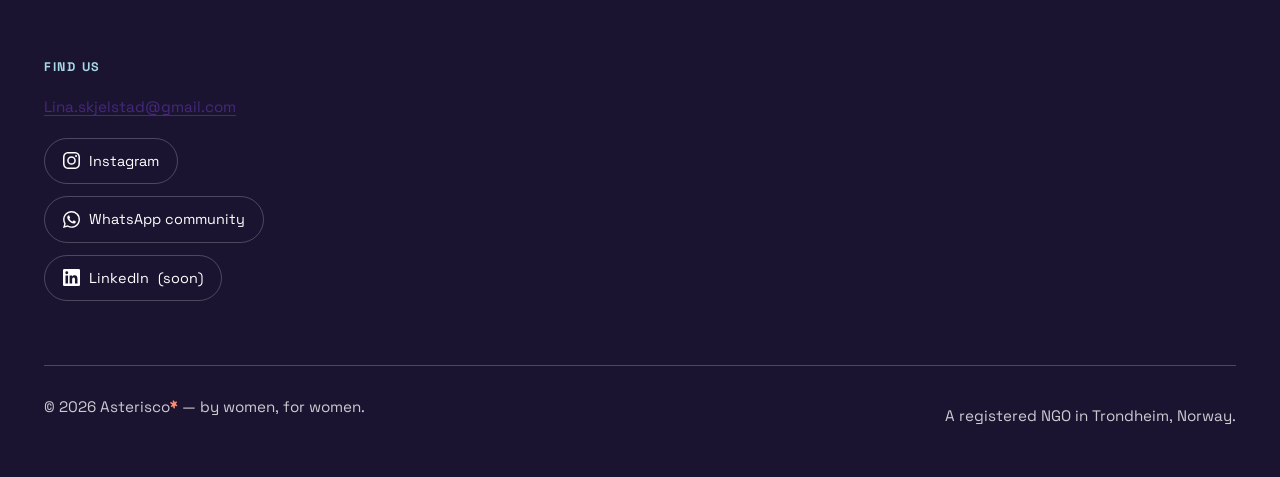
<file: about.html>
<!DOCTYPE html>
<html lang="en">
<head>
<meta charset="utf-8">
<meta name="viewport" content="width=device-width, initial-scale=1">

<title>About Asterisco* — A Women-Led Outdoor Community in Europe</title>
<meta name="description" content="Asterisco* removes the barriers between women and an active, connected outdoor life — and backs women who want to lead. Read about our vision, our umbrella model, and the three founders behind it.">
<meta name="keywords" content="women-led outdoor community Europe, women in outdoor leadership, women's sports community, beginner-friendly women's sport, gender gap in sport">
<link rel="canonical" href="https://asteriscoworld.com/about.html">

<meta property="og:type" content="website">
<meta property="og:site_name" content="Asterisco*">
<meta property="og:title" content="About Asterisco* — A Women-Led Outdoor Community in Europe">
<meta property="og:description" content="Not a sports club, not a single event series — a platform that removes the barriers between women and an active, connected outdoor life.">
<meta property="og:image" content="https://asteriscoworld.com/assets/img/photos/post-run-group-turin.jpg">
<meta property="og:url" content="https://asteriscoworld.com/about.html">
<meta name="twitter:card" content="summary_large_image">

<link rel="icon" href="favicon.ico" sizes="any">
<link rel="icon" href="assets/img/favicon-512.png" type="image/png">
<link rel="apple-touch-icon" href="assets/img/apple-touch-icon.png">

<link rel="preload" href="assets/fonts/shantell-sans-latin.woff2" as="font" type="font/woff2" crossorigin>
<link rel="preload" href="assets/fonts/space-grotesk-latin.woff2" as="font" type="font/woff2" crossorigin>
<link rel="stylesheet" href="assets/css/fonts.css">
<link rel="stylesheet" href="assets/css/style.css">
</head>
<body>

<a class="skip-link" href="#main">Skip to content</a>

<header class="site-header">
  <div class="container site-header__inner">
    <a class="brand" href="index.html" aria-label="Asterisco* home">
      <img src="assets/img/logo-full.png" alt="Asterisco* logo — a violet paint-splatter asterisk above the word Asterisco" width="1200" height="1219">
    </a>
    <nav class="nav" aria-label="Main">
      <button class="nav-toggle" type="button" aria-expanded="false" aria-controls="primary-menu" aria-label="Open menu">
        <span></span><span></span><span></span>
      </button>
      <ul class="nav__list" id="primary-menu">
        <li><a class="nav__link" href="index.html">home</a></li>
        <li><a class="nav__link" href="about.html" aria-current="page">about</a></li>
        <li><a class="nav__link" href="events.html">events</a></li>
        <li><a class="nav__link" href="lead-an-event.html">lead an event</a></li>
        <li><a class="nav__link" href="support.html">partner &amp; support</a></li>
        <li><a class="nav__link" href="stories.html">stories</a></li>
        <li class="nav__mobile-only"><a class="nav__link" href="contact.html">join &amp; contact</a></li>
      </ul>
      <a class="btn btn--primary nav__cta" href="contact.html">come with us</a>
    </nav>
  </div>
</header>

<main id="main">

  <!-- ===== HERO ===== -->
  <section class="hero hero--page">
    <div class="hero__media">
      <img src="assets/img/photos/post-run-group-turin.jpg" alt="Ten women standing together on a park path in Turin after a group run, smiling at the camera" width="1179" height="951" fetchpriority="high">
    </div>
    <div class="container hero__inner">
      <p class="eyebrow eyebrow--onviolet">About us</p>
      <h1>who said this isn't <span class="tilt-l">for you</span><span class="ast">*</span></h1>
      <p class="hero__text">We're building the thing we wanted to find: a way into sport and the outdoors that doesn't ask you to already be good at it.</p>
    </div>
  </section>

  <!-- ===== WHAT WE ARE ===== -->
  <section class="section">
    <div class="container">
      <div class="row row--wide">
        <div class="col col-5">
          <p class="eyebrow">What we are</p>
          <h2>a community, and a platform for leading</h2>
        </div>
        <div class="col col-7 stack">
          <p class="lead">Asterisco* is a women-led community and umbrella organization that connects women through sport, movement, nature and shared experience.</p>
          <p>We work on two levels at once. <strong>As a community</strong>, we create accessible, non-judgmental spaces where women can try new sports, spend time in nature, meet other women and learn from one another.</p>
          <p><strong>As an umbrella organization</strong> — meaning we support other people's initiatives rather than running everything ourselves — we back individual women who have an idea for an event or activity. We help her find partners, venues and a first real experience of leadership, and we handle the practical side around her.</p>
          <p>Underneath both sits one conviction: movement and leadership are deeply connected, and both are still harder for women to reach freely than they should be.</p>
        </div>
      </div>
    </div>
  </section>

  <!-- ===== THE PROBLEM ===== -->
  <section class="section section--lilac">
    <div class="container">
      <div class="section-head">
        <p class="eyebrow">The problem</p>
        <h2>the barriers are real, and they're rarely about fitness</h2>
        <p class="lead">For many women, access to sport, the outdoors and freedom of movement is still limited — by cultural, social, emotional and structural barriers rather than ability.</p>
      </div>

      <div class="row row--tight">
        <div class="col col-4">
          <div class="iconbox">
            <span class="iconbox__icon" aria-hidden="true"></span>
            <h3>nobody to go with</h3>
            <p>Not knowing anyone who does it, and not wanting to turn up alone.</p>
          </div>
        </div>
        <div class="col col-4">
          <div class="iconbox">
            <span class="iconbox__icon" aria-hidden="true"></span>
            <h3>no idea how to start</h3>
            <p>No obvious entry point, no gear, and no one to ask the basic questions.</p>
          </div>
        </div>
        <div class="col col-4">
          <div class="iconbox">
            <span class="iconbox__icon" aria-hidden="true"></span>
            <h3>fear of judgment</h3>
            <p>The worry of being watched, or of not being “good enough” to belong there.</p>
          </div>
        </div>
        <div class="col col-4">
          <div class="iconbox">
            <span class="iconbox__icon" aria-hidden="true"></span>
            <h3>a persistent gap</h3>
            <p>Fewer women in sport, in the outdoors, and in the leadership roles around both.</p>
          </div>
        </div>
      </div>

      <p class="lead" style="margin-top:52px;max-width:66ch">These barriers rarely disappear on their own. They need spaces designed specifically to remove them: low-pressure, non-competitive, beginner-first, and built around relationships rather than performance.</p>
    </div>
  </section>

  <!-- ===== VISION ===== -->
  <section class="section section--violet">
    <div class="container container--narrow center">
      <p class="eyebrow eyebrow--onviolet">Our vision</p>
      <h2>move without fear, and step into leading</h2>
      <p class="lead lead--onviolet">We imagine a world in which women can freely inhabit their own bodies, move without fear, and step into leadership — of their own choices, their shared activities, and their communities. Sport becomes a tool for connection, confidence and belonging, not a performance to be judged.</p>
      <p style="color:var(--white-75);max-width:62ch;margin-inline:auto">Long term, we want Asterisco* to grow into a recognised international movement: a network of active local communities, connected globally, that keeps growing beyond any single event.</p>
    </div>
  </section>

  <!-- ===== UMBRELLA MODEL ===== -->
  <section class="section" id="umbrella">
    <div class="container">
      <div class="section-head">
        <p class="eyebrow">The umbrella model</p>
        <h2>two sides of the same <span class="tilt-r">empowerment</span></h2>
        <p class="lead">This is the structural idea that makes Asterisco* more than a series of events — and we treat both sides as one process, not two separate programmes.</p>
      </div>

      <div class="row row--wide">
        <div class="col col-2 stack">
          <span class="iconbox__icon iconbox__icon--coral" aria-hidden="true"></span>
          <h3>leading — the event creators</h3>
          <p>Any woman with an idea can bring it to us: a sport she wants to introduce, a topic she wants to raise, an experience she wants to create.</p>
          <p>Together we help her find partners, a venue and the practical pieces she needs. She takes care of the content, the promotion and the delivery. It's co-creation, but the woman with the idea is the one in the lead — deciding, organising and owning the outcome.</p>
          <p>For many, it's a first real experience of leadership and responsibility. Consistently, both the women who lead and our own team describe it as the most empowering part of what we do.</p>
          <p><a class="textlink" href="lead-an-event.html">bring us your idea</a></p>
        </div>

        <div class="col col-2 stack">
          <span class="iconbox__icon iconbox__icon--sky" aria-hidden="true"></span>
          <h3>taking part — the community</h3>
          <p>The second layer is everyone who comes to try, connect and grow through the events themselves.</p>
          <p>Barriers come down by offering access and space to try something new alongside other women — somewhere to exchange knowledge, attempt a sport for the first time, or simply meet people.</p>
          <p>It's paired with reflection: every event is also a chance to raise a question, share what you know, or open a debate about something that matters.</p>
          <p><a class="textlink" href="events.html">see our events</a></p>
        </div>
      </div>

      <div class="pullquote">leading an event and taking part in one build the same muscles: confidence, autonomy, connection, and a sense of ownership over your own body and choices.</div>
    </div>
  </section>

  <!-- ===== PEER LEARNING ===== -->
  <section class="section section--lilac">
    <div class="container">
      <div class="row row--wide row--center">
        <div class="col col-5">
          <div class="split__media">
            <img src="assets/img/photos/bike-repair-teaching-turin.jpg" alt="A woman demonstrating bicycle repair to two other women sitting and watching in a Turin workshop" width="1179" height="948" loading="lazy">
          </div>
        </div>
        <div class="col col-7 stack">
          <p class="eyebrow">Peer learning</p>
          <h2>women learning from women</h2>
          <p class="lead">A defining feature of Asterisco* is that expertise flows horizontally, between women, rather than top-down.</p>
          <p>Events are consistently built around a woman who already knows something — how to fix a bike, how to climb, how to think about nutrition and movement, how to play padel — sharing that knowledge directly with others in an approachable, pressure-free setting.</p>
          <p>It is not “come learn from us.” It is “come learn from each other, with us alongside you.”</p>
          <p>The pattern repeats: someone in the community already has the skill, we create the structure for her to lead and share it, and the whole group's capability grows together.</p>
          <p><a class="textlink" href="events.html">see how this has played out</a></p>
        </div>
      </div>
    </div>
  </section>

  <!-- ===== NATURE ===== -->
  <section class="section" id="nature">
    <div class="container">
      <div class="section-head">
        <p class="eyebrow">Nature, bodies &amp; resilience</p>
        <h2>the outdoors is central, not decorative</h2>
        <p class="lead">We treat time outside as more than a setting for activity — it's part of how the community builds resilience, individually and collectively.</p>
      </div>

      <div class="row row--wide">
        <div class="col col-2 stack">
          <h3>freedom of movement</h3>
          <p>Outdoor activities and time in nature are core community-building practices. They offer freedom of movement, a shared sense of discovery, and a setting away from performance pressure and everyday expectations.</p>

          <h3 style="margin-top:36px">a parallel we take seriously</h3>
          <p>We draw a deliberate parallel between the way women's bodies are subject to control, judgment and pressure, and the way the natural world is subject to exploitation. Reconnecting women with nature — through movement and shared experience — becomes a source of care, solidarity and resilience for both.</p>
        </div>

        <div class="col col-2 stack">
          <h3>room for real conversation</h3>
          <p>Every event is also a space for dialogue. Alongside the activity, we raise topics worth reflecting on together: the gender gap in sport and outdoor leadership, the relationship between the body and nature, self-love and accepting your own limits and desires, and what it actually takes for a woman to move from taking part to leading.</p>
          <p>We're explicit that we don't claim to have the answers. The goal is to open honest conversations and support women in questioning their own routines and assumptions, together.</p>
          <p>Movement outdoors plus open reflection on real topics — that combination is what turns a one-off activity into something that builds long-term awareness and community strength.</p>
        </div>
      </div>

      <div class="gallery" style="margin-top:64px">
        <div class="gallery__item">
          <img src="assets/img/photos/gravel-ride-woods-turin.jpg" alt="Cyclists riding single file along a woodland trail near Turin" width="1200" height="1600" loading="lazy">
        </div>
        <div class="gallery__item">
          <img src="assets/img/photos/outdoor-bouldering.jpg" alt="A woman climbing an outdoor boulder in a forest clearing, crash pads below her" width="1179" height="816" loading="lazy">
        </div>
        <div class="gallery__item">
          <img src="assets/img/photos/ski-touring-norway.jpg" alt="Three women ski touring across a snowfield beneath steep Norwegian peaks" width="1350" height="1800" loading="lazy">
        </div>
      </div>
    </div>
  </section>

  <!-- ===== WHO WE ARE / TEAM ===== -->
  <section class="section section--lilac" id="who-we-are">
    <div class="container">
      <div class="section-head">
        <p class="eyebrow">Who we are</p>
        <h2>three women who found each other outdoors</h2>
        <p class="lead">We came together through a shared love of the outdoors and sport, and a growing concern for what's happening to the natural world around us. That shared conviction is what led the three of us to co-found Asterisco* together.</p>
      </div>

      <div class="row row--wide">

        <!-- PORTRAIT SLOT: replace the whole .person__slot div with
             <img src="assets/img/photos/YOUR-PHOTO.jpg" alt="Portrait of Maria Laura Pinos" width="1200" height="1500"> -->
        <div class="col col-3">
          <article class="person">
            <div class="person__photo">
              <div class="person__slot">
                <span class="ast" aria-hidden="true">*</span>
                Portrait coming soon
              </div>
            </div>
            <h3 class="person__name">maria laura pinos</h3>
            <p class="person__role">Environmental researcher &amp; social media</p>
            <p>Born and raised in Ecuador, Laura is a climber and PhD researcher working on climate-change risk, environmental change and the relationship between people and land. She was a triathlete for Ecuador's national team from the age of twelve — a competition in Italy was her first door into Europe. Now an experienced rock and boulder climber, she's training as a mountain and expedition leader with the FPME, and has been a climate activist since 2022. She believes there's no better medicine than going for a run, and no better way to change the world than with kindness.</p>
          </article>
        </div>

        <!-- PORTRAIT SLOT -->
        <div class="col col-3">
          <article class="person">
            <div class="person__photo">
              <div class="person__slot">
                <span class="ast" aria-hidden="true">*</span>
                Portrait coming soon
              </div>
            </div>
            <h3 class="person__name">lina skjelstad</h3>
            <p class="person__role">Fundraiser &amp; partnerships</p>
            <p>Lina grew up on a farm in Norway, close to nature from an early age. That upbringing shaped a lasting curiosity about the world beyond it — cultures, languages, international development and the environment — which took her to study in France, Italy, Australia, China and India. She holds a Master's degree in Area and Global Studies for International Cooperation, focused on environmental issues and the gender gap. Sporty and outdoorsy for as long as she can remember.</p>
          </article>
        </div>

        <!-- PORTRAIT SLOT -->
        <div class="col col-3">
          <article class="person">
            <div class="person__photo">
              <div class="person__slot">
                <span class="ast" aria-hidden="true">*</span>
                Portrait coming soon
              </div>
            </div>
            <h3 class="person__name">natalia kurowska</h3>
            <p class="person__role">Creative &amp; graphic designer</p>
            <p>Natalia is from Poland — a graphic designer, video content creator and outdoor sports enthusiast with a strong interest in visual storytelling and the relationship between people, nature and landscape. She has seven years of formal education in graphic design, advertising, filmmaking and storytelling. Professionally she works as a Head Content Creator, taking projects from concept and script through filming, editing and post-production, and runs her own young company, BORA, where she leads creative direction, marketing and visual identity.</p>
          </article>
        </div>

      </div>
    </div>
  </section>

  <!-- ===== WHAT MAKES US DIFFERENT ===== -->
  <section class="section">
    <div class="container">
      <div class="row row--wide row--center">
        <div class="col col-7 stack">
          <p class="eyebrow">What makes us different</p>
          <h2>a connective layer, not a competitor</h2>
          <p class="lead">We don't treat sport as an end goal or a route to competition. We treat it as a tool for connection, confidence, exploration and leadership.</p>
          <p>We don't position ourselves against sports clubs, women's organizations or local community groups — we complement them. We're the layer that makes existing activities more accessible, and turns them into entry points for leadership, friendship and reflection.</p>
          <p>And where most communities focus on a single sport, we're deliberately cross-sport: women move between climbing, cycling, running, padel, hiking and whatever comes next, learning from each other along the way.</p>
        </div>
        <div class="col col-5">
          <div class="split__media">
            <img src="assets/img/photos/friends-outdoors.jpg" alt="Two women leaning together outdoors after a climb, laughing at the camera" width="1200" height="1600" loading="lazy">
          </div>
        </div>
      </div>
    </div>
  </section>

  <!-- ===== THREE DOORS ===== -->
  <section class="section section--violet">
    <div class="container">
      <div class="section-head center">
        <p class="eyebrow eyebrow--onviolet">Three ways in</p>
        <h2>come with us<span class="ast">*</span></h2>
      </div>
      <div class="row row--tight">
        <div class="col col-3">
          <div class="door">
            <span class="door__num">01</span>
            <h3>join the community</h3>
            <p>Come to an event, meet people, try something new. No experience or equipment required.</p>
            <div class="door__foot"><a class="btn btn--primary" href="contact.html">join us</a></div>
          </div>
        </div>
        <div class="col col-3">
          <div class="door">
            <span class="door__num">02</span>
            <h3>lead an event</h3>
            <p>Your idea. Your event. We back you up while you stay in the lead.</p>
            <div class="door__foot"><a class="btn btn--ghost" href="lead-an-event.html">propose an idea</a></div>
          </div>
        </div>
        <div class="col col-3">
          <div class="door">
            <span class="door__num">03</span>
            <h3>partner &amp; support</h3>
            <p>Sponsors, clubs, venues and organizations — we'd like to hear from you.</p>
            <div class="door__foot"><a class="btn btn--ghost" href="support.html">work with us</a></div>
          </div>
        </div>
      </div>
    </div>
  </section>

</main>

<footer class="site-footer">
  <div class="container">
    <div class="row row--wide">
      <div class="col col-5 site-footer__brand">
        <img src="assets/img/logo-full-white.png" alt="Asterisco* logo" width="1200" height="1219" loading="lazy">
        <p>Sport as a tool for empowerment, leadership, and connection. A women-led community across Porto, Turin, Trondheim and Cagliari.</p>
      </div>
      <div class="col col-3">
        <h3>Explore</h3>
        <ul class="footer-nav">
          <li><a href="about.html">About</a></li>
          <li><a href="events.html">Events</a></li>
          <li><a href="lead-an-event.html">Lead an event</a></li>
          <li><a href="support.html">Partner &amp; support</a></li>
          <li><a href="stories.html">Stories</a></li>
          <li><a href="contact.html">Join &amp; contact</a></li>
        </ul>
      </div>
      <div class="col col-4">
        <h3>Find us</h3>
        <p><a href="mailto:Lina.skjelstad@gmail.com">Lina.skjelstad@gmail.com</a></p>
        <div class="social">
          <a href="https://www.instagram.com/asterisco.wld/" target="_blank" rel="noopener">
            <svg viewBox="0 0 24 24" aria-hidden="true"><path d="M12 2.16c3.2 0 3.58.01 4.85.07 1.17.05 1.8.25 2.23.41.56.22.96.48 1.38.9.42.42.68.82.9 1.38.16.42.36 1.06.41 2.23.06 1.27.07 1.65.07 4.85s-.01 3.58-.07 4.85c-.05 1.17-.25 1.8-.41 2.23-.22.56-.48.96-.9 1.38-.42.42-.82.68-1.38.9-.42.16-1.06.36-2.23.41-1.27.06-1.65.07-4.85.07s-3.58-.01-4.85-.07c-1.17-.05-1.8-.25-2.23-.41-.56-.22-.96-.48-1.38-.9-.42-.42-.68-.82-.9-1.38-.16-.42-.36-1.06-.41-2.23C2.17 15.58 2.16 15.2 2.16 12s.01-3.58.07-4.85c.05-1.17.25-1.8.41-2.23.22-.56.48-.96.9-1.38.42-.42.82-.68 1.38-.9.42-.16 1.06-.36 2.23-.41C8.42 2.17 8.8 2.16 12 2.16M12 0C8.74 0 8.33.01 7.05.07 5.78.13 4.9.33 4.14.63c-.79.31-1.46.72-2.13 1.38C1.35 2.68.94 3.35.63 4.14.33 4.9.13 5.78.07 7.05.01 8.33 0 8.74 0 12s.01 3.67.07 4.95c.06 1.27.26 2.15.56 2.91.31.79.72 1.46 1.38 2.13.67.66 1.34 1.07 2.13 1.38.76.3 1.64.5 2.91.56C8.33 23.99 8.74 24 12 24s3.67-.01 4.95-.07c1.27-.06 2.15-.26 2.91-.56.79-.31 1.46-.72 2.13-1.38.66-.67 1.07-1.34 1.38-2.13.3-.76.5-1.64.56-2.91.06-1.28.07-1.69.07-4.95s-.01-3.67-.07-4.95c-.06-1.27-.26-2.15-.56-2.91-.31-.79-.72-1.46-1.38-2.13C21.32 1.35 20.65.94 19.86.63c-.76-.3-1.64-.5-2.91-.56C15.67.01 15.26 0 12 0z"/><path d="M12 5.84A6.16 6.16 0 1 0 18.16 12 6.16 6.16 0 0 0 12 5.84zM12 16a4 4 0 1 1 4-4 4 4 0 0 1-4 4z"/><circle cx="18.41" cy="5.59" r="1.44"/></svg>
            Instagram
          </a>
          <a href="https://chat.whatsapp.com/HBhcw0KJ25LJq2RqNpKR7T" target="_blank" rel="noopener">
            <svg viewBox="0 0 24 24" aria-hidden="true"><path d="M17.472 14.382c-.297-.149-1.758-.867-2.03-.967-.273-.099-.471-.148-.67.15-.197.297-.767.966-.94 1.164-.173.199-.347.223-.644.075-.297-.15-1.255-.463-2.39-1.475-.883-.788-1.48-1.761-1.653-2.059-.173-.297-.018-.458.13-.606.134-.133.298-.347.446-.52.149-.174.198-.298.298-.497.099-.198.05-.371-.025-.52-.075-.149-.669-1.612-.916-2.207-.242-.579-.487-.5-.669-.51-.173-.008-.371-.01-.57-.01-.198 0-.52.074-.792.372-.272.297-1.04 1.016-1.04 2.479 0 1.462 1.065 2.875 1.213 3.074.149.198 2.096 3.2 5.077 4.487.709.306 1.262.489 1.694.625.712.227 1.36.195 1.871.118.571-.085 1.758-.719 2.006-1.413.248-.694.248-1.289.173-1.413-.074-.124-.272-.198-.57-.347m-5.421 7.403h-.004a9.87 9.87 0 01-5.031-1.378l-.361-.214-3.741.982.998-3.648-.235-.374a9.86 9.86 0 01-1.51-5.26c.001-5.45 4.436-9.884 9.888-9.884 2.64 0 5.122 1.03 6.988 2.898a9.825 9.825 0 012.893 6.994c-.003 5.45-4.437 9.884-9.885 9.884m8.413-18.297A11.815 11.815 0 0012.05 0C5.495 0 .16 5.335.157 11.892c0 2.096.547 4.142 1.588 5.945L.057 24l6.305-1.654a11.882 11.882 0 005.683 1.448h.005c6.554 0 11.89-5.335 11.893-11.893A11.821 11.821 0 0020.885 3.488"/></svg>
            WhatsApp community
          </a>
          <a href="contact.html" aria-label="LinkedIn — profile coming soon">
            <svg viewBox="0 0 24 24" aria-hidden="true"><path d="M20.45 20.45h-3.56v-5.57c0-1.33-.02-3.04-1.85-3.04-1.85 0-2.14 1.45-2.14 2.94v5.67H9.35V9h3.41v1.56h.05a3.74 3.74 0 0 1 3.37-1.85c3.6 0 4.27 2.37 4.27 5.46zM5.34 7.43a2.07 2.07 0 1 1 2.06-2.07 2.07 2.07 0 0 1-2.06 2.07zM7.12 20.45H3.55V9h3.57zM22.22 0H1.77A1.76 1.76 0 0 0 0 1.73v20.54A1.76 1.76 0 0 0 1.77 24h20.45A1.77 1.77 0 0 0 24 22.27V1.73A1.77 1.77 0 0 0 22.22 0z"/></svg>
            LinkedIn <span class="small">(soon)</span>
          </a>
        </div>
      </div>
    </div>
    <div class="site-footer__bottom">
      <p>&copy; 2026 Asterisco<span class="ast">*</span> — by women, for women.</p>
      <p>A registered NGO in Trondheim, Norway.</p>
    </div>
  </div>
</footer>

<script src="assets/js/main.js"></script>
</body>
</html>
</file>
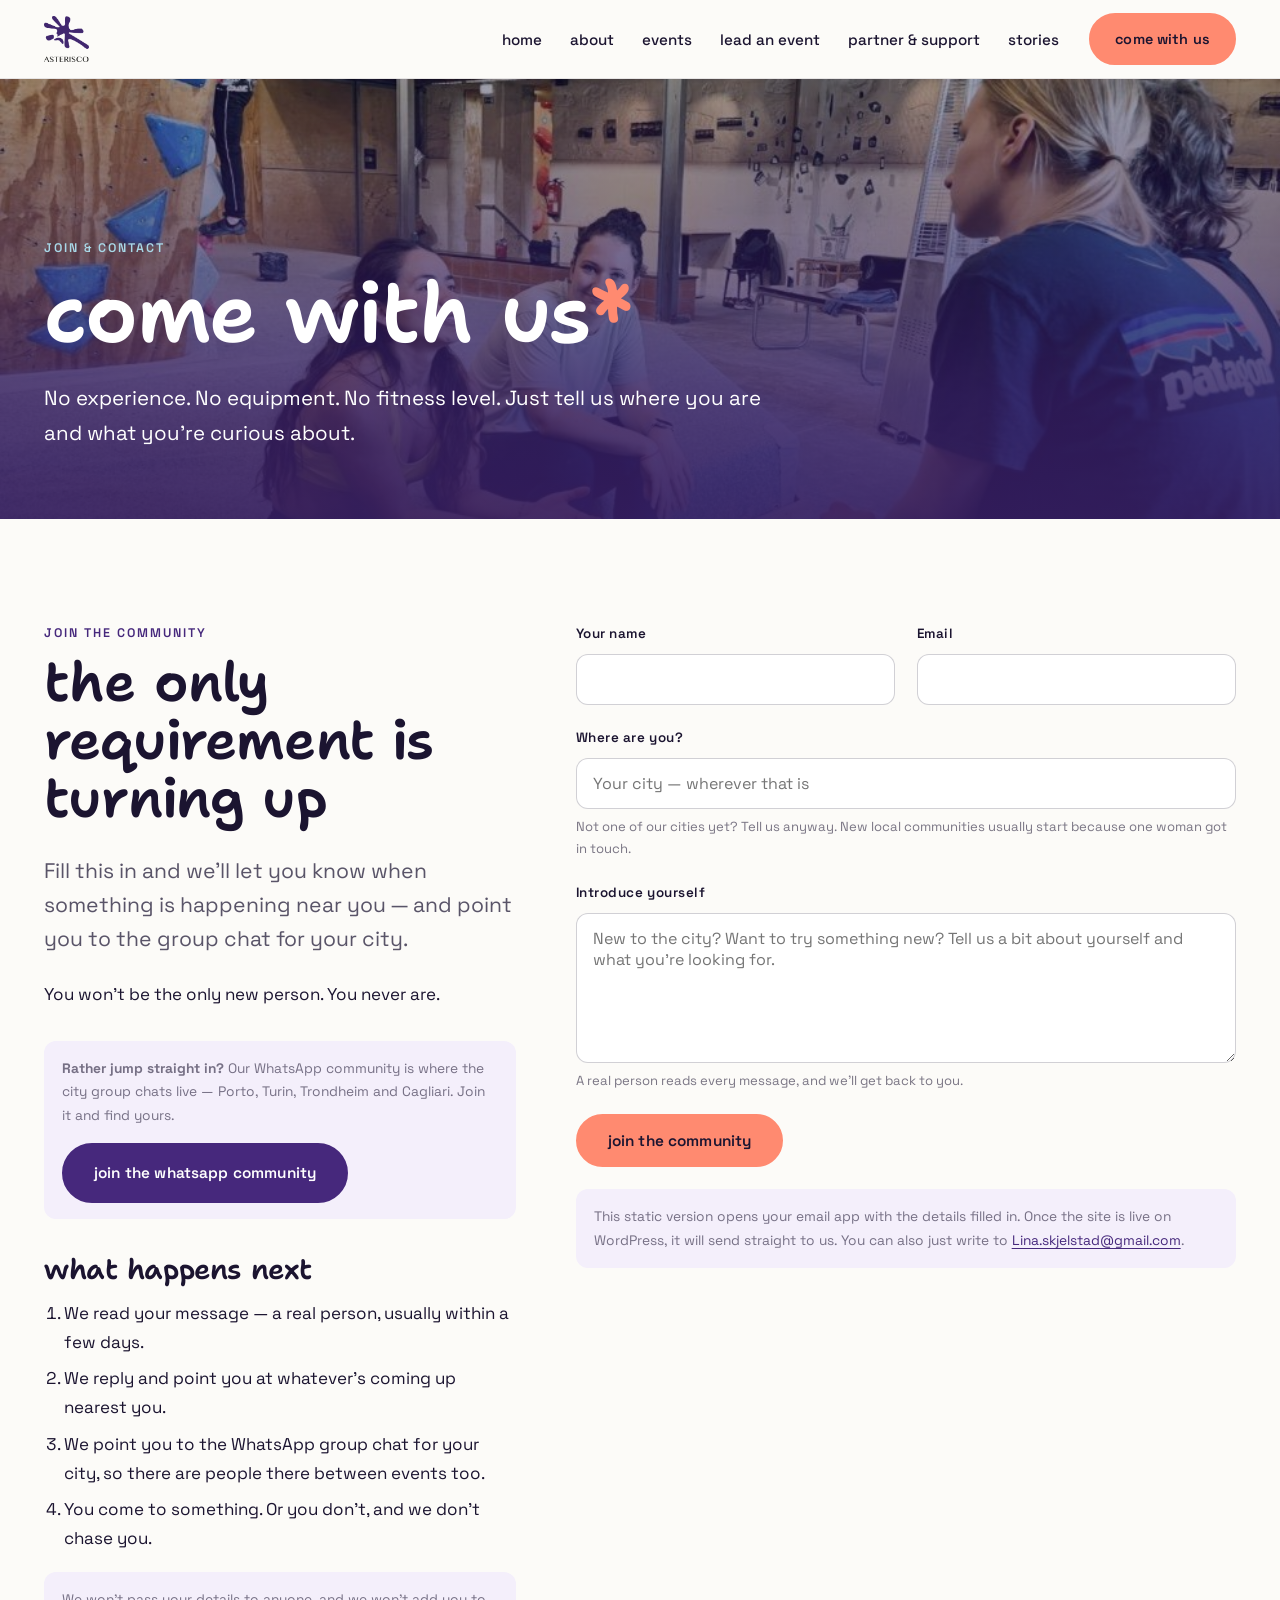
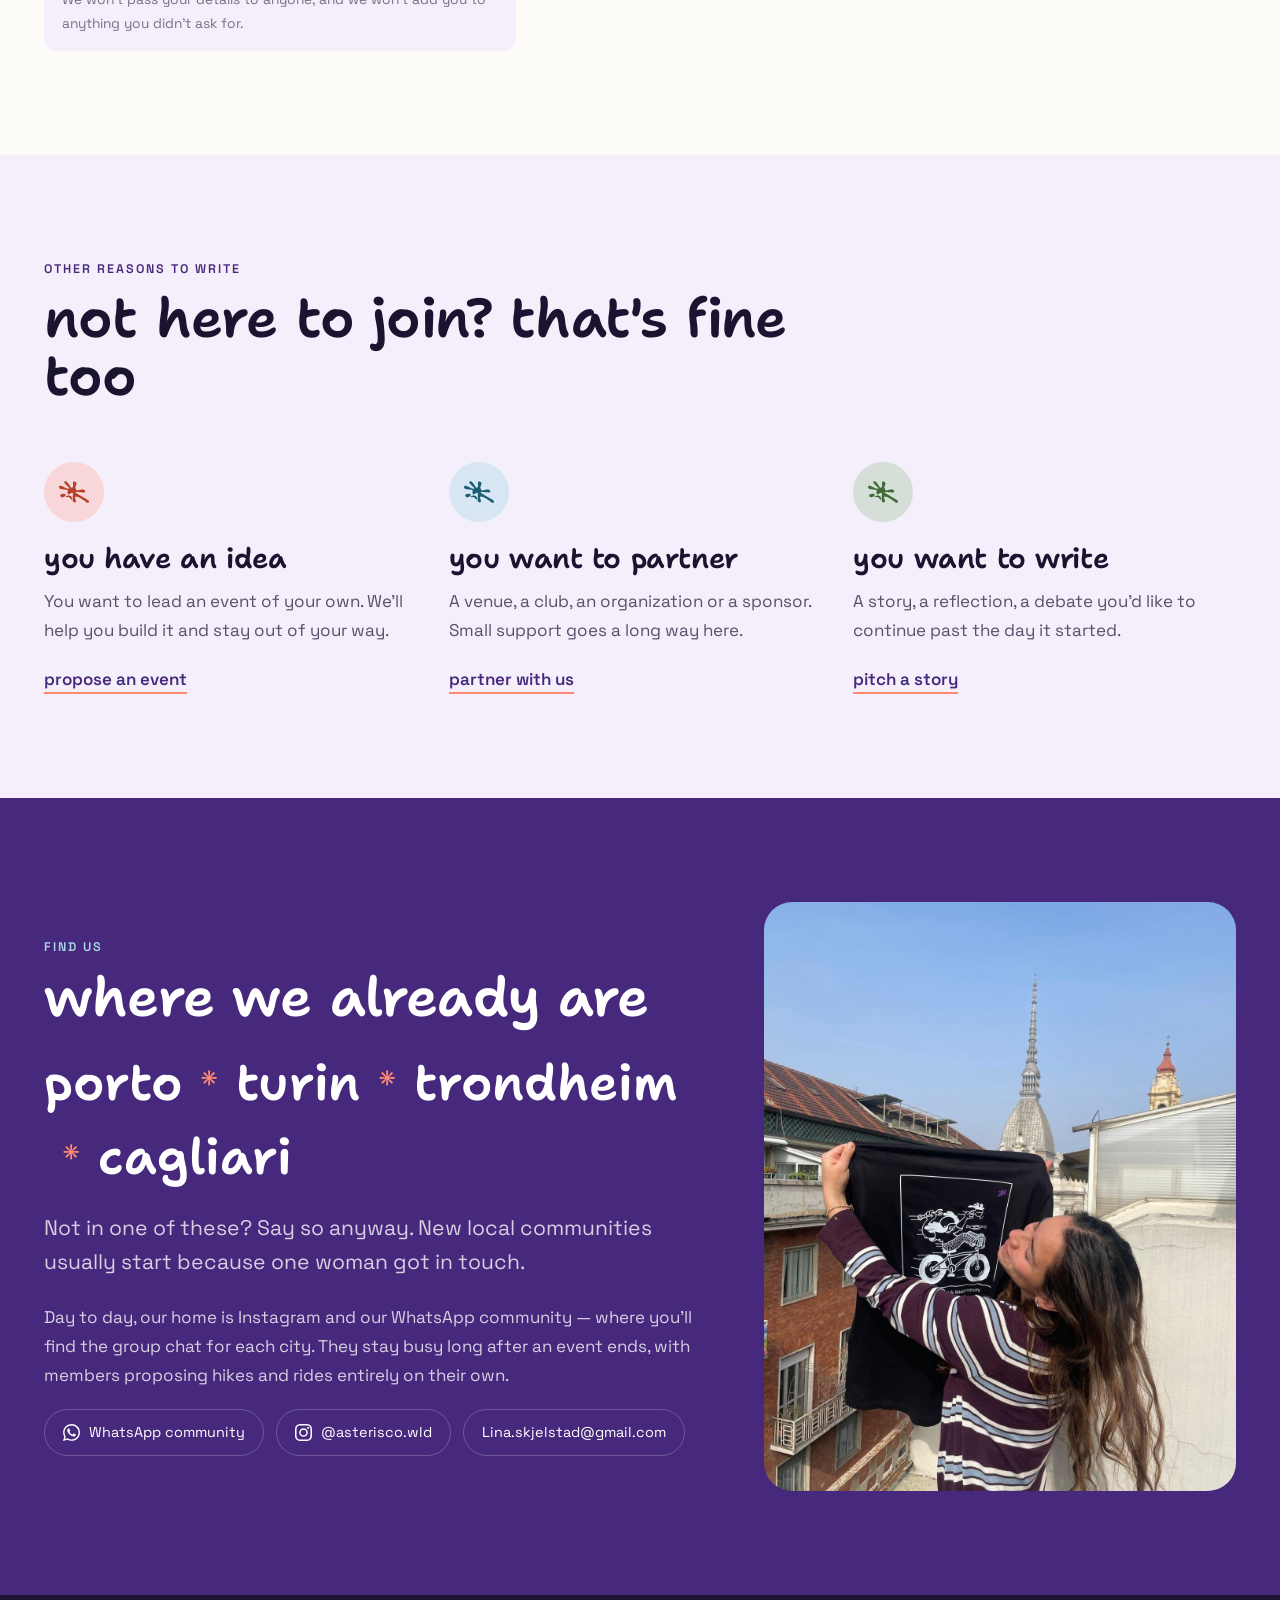
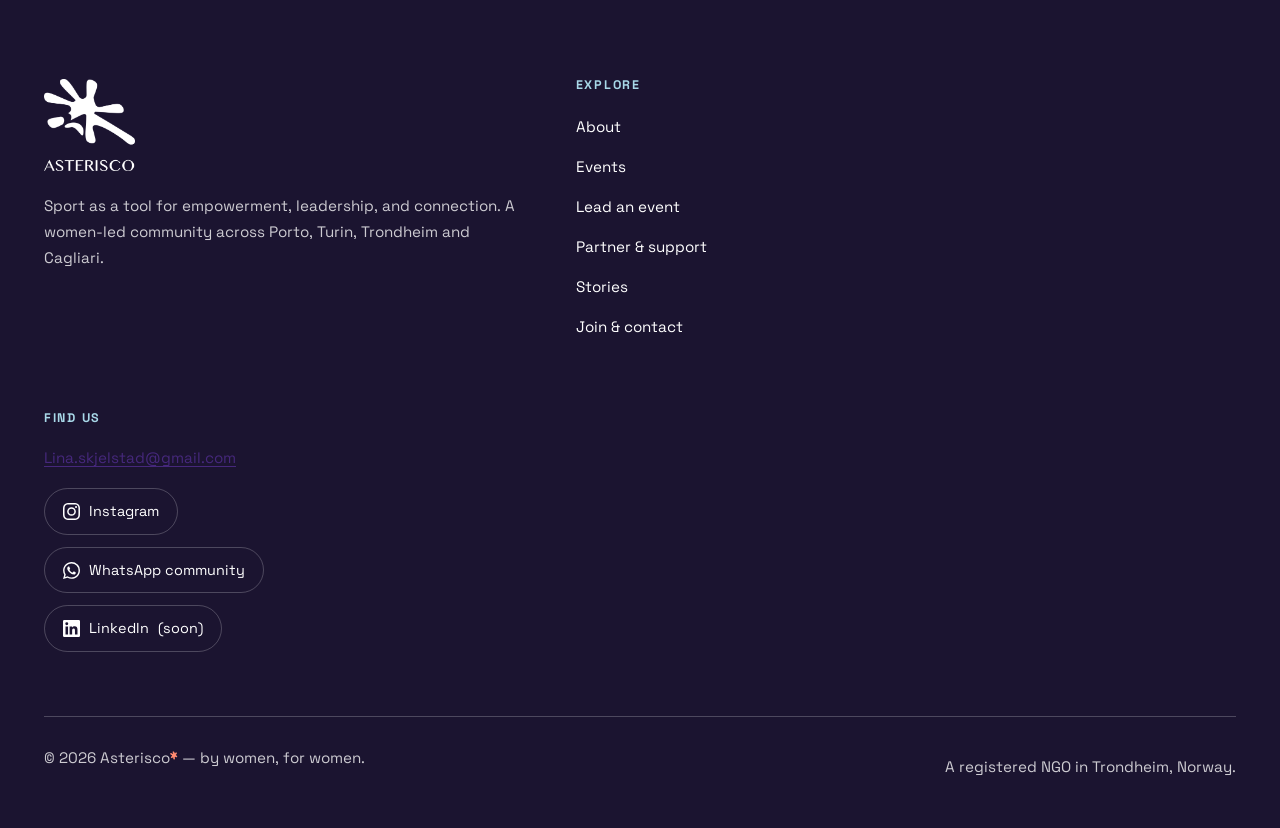
<file: contact.html>
<!DOCTYPE html>
<html lang="en">
<head>
<meta charset="utf-8">
<meta name="viewport" content="width=device-width, initial-scale=1">

<title>Join &amp; Contact — Come With Us | Asterisco*</title>
<meta name="description" content="Join the Asterisco* community in Porto, Turin, Trondheim or Cagliari — or bring us to your city. No experience, equipment or fitness level required. Get in touch.">
<meta name="keywords" content="join women's sports community, women's community Porto, women's community Turin, women's community Trondheim, women's community Cagliari, try new sports as a woman, beginner-friendly women's sport">
<link rel="canonical" href="https://asteriscoworld.com/contact.html">

<meta property="og:type" content="website">
<meta property="og:site_name" content="Asterisco*">
<meta property="og:title" content="Join &amp; Contact — Asterisco*">
<meta property="og:description" content="Come with us. No experience, no equipment, no fitness level required.">
<meta property="og:image" content="https://asteriscoworld.com/assets/img/photos/climbing-gym-conversation-porto.jpg">
<meta property="og:url" content="https://asteriscoworld.com/contact.html">
<meta name="twitter:card" content="summary_large_image">

<link rel="icon" href="favicon.ico" sizes="any">
<link rel="icon" href="assets/img/favicon-512.png" type="image/png">
<link rel="apple-touch-icon" href="assets/img/apple-touch-icon.png">

<link rel="preload" href="assets/fonts/shantell-sans-latin.woff2" as="font" type="font/woff2" crossorigin>
<link rel="preload" href="assets/fonts/space-grotesk-latin.woff2" as="font" type="font/woff2" crossorigin>
<link rel="stylesheet" href="assets/css/fonts.css">
<link rel="stylesheet" href="assets/css/style.css">
</head>
<body>

<a class="skip-link" href="#main">Skip to content</a>

<header class="site-header">
  <div class="container site-header__inner">
    <a class="brand" href="index.html" aria-label="Asterisco* home">
      <img src="assets/img/logo-full.png" alt="Asterisco* logo — a violet paint-splatter asterisk above the word Asterisco" width="1200" height="1219">
    </a>
    <nav class="nav" aria-label="Main">
      <button class="nav-toggle" type="button" aria-expanded="false" aria-controls="primary-menu" aria-label="Open menu">
        <span></span><span></span><span></span>
      </button>
      <ul class="nav__list" id="primary-menu">
        <li><a class="nav__link" href="index.html">home</a></li>
        <li><a class="nav__link" href="about.html">about</a></li>
        <li><a class="nav__link" href="events.html">events</a></li>
        <li><a class="nav__link" href="lead-an-event.html">lead an event</a></li>
        <li><a class="nav__link" href="support.html">partner &amp; support</a></li>
        <li><a class="nav__link" href="stories.html">stories</a></li>
        <li class="nav__mobile-only"><a class="nav__link" href="contact.html" aria-current="page">join &amp; contact</a></li>
      </ul>
      <a class="btn btn--primary nav__cta" href="contact.html" aria-current="page">come with us</a>
    </nav>
  </div>
</header>

<main id="main">

  <!-- ===== HERO ===== -->
  <section class="hero hero--page">
    <div class="hero__media">
      <img src="assets/img/photos/climbing-gym-conversation-porto.jpg" alt="Three women sitting and talking on crash mats at a climbing gym in Porto" width="992" height="761" fetchpriority="high">
    </div>
    <div class="container hero__inner">
      <p class="eyebrow eyebrow--onviolet">Join &amp; contact</p>
      <h1>come with <span class="tilt-r">us</span><span class="ast">*</span></h1>
      <p class="hero__text">No experience. No equipment. No fitness level. Just tell us where you are and what you're curious about.</p>
    </div>
  </section>

  <!-- ===== JOIN FORM ===== -->
  <section class="section">
    <div class="container">
      <div class="row row--wide">

        <div class="col col-5 stack">
          <p class="eyebrow">Join the community</p>
          <h2>the only requirement is turning up</h2>
          <p class="lead">Fill this in and we'll let you know when something is happening near you — and point you to the group chat for your city.</p>
          <p>You won't be the only new person. You never are.</p>

          <div class="form__note" style="margin-top:32px">
            <strong>Rather jump straight in?</strong>
            Our WhatsApp community is where the city group chats live — Porto, Turin, Trondheim and Cagliari. Join it and find yours.
            <div class="btn-row" style="margin-top:16px">
              <a class="btn btn--violet" href="https://chat.whatsapp.com/HBhcw0KJ25LJq2RqNpKR7T" target="_blank" rel="noopener">join the whatsapp community</a>
            </div>
          </div>

          <h3 style="margin-top:36px">what happens next</h3>
          <ol>
            <li>We read your message — a real person, usually within a few days.</li>
            <li>We reply and point you at whatever's coming up nearest you.</li>
            <li>We point you to the WhatsApp group chat for your city, so there are people there between events too.</li>
            <li>You come to something. Or you don't, and we don't chase you.</li>
          </ol>

          <div class="form__note" style="margin-top:8px">
            We won't pass your details to anyone, and we won't add you to anything you didn't ask for.
          </div>
        </div>

        <div class="col col-7">
          <!-- ELEMENTOR: replace with an Elementor Form widget; fields map 1:1. -->
          <form class="form" action="mailto:Lina.skjelstad@gmail.com" method="post" enctype="text/plain">
            <div class="form__row">
              <div class="form__field form__field--half">
                <label class="form__label" for="c-name">Your name</label>
                <input type="text" id="c-name" name="name" required>
              </div>
              <div class="form__field form__field--half">
                <label class="form__label" for="c-email">Email</label>
                <input type="email" id="c-email" name="email" required>
              </div>
            </div>

            <div class="form__field">
              <label class="form__label" for="c-city">Where are you?</label>
              <input type="text" id="c-city" name="city" placeholder="Your city — wherever that is">
              <span class="form__hint">Not one of our cities yet? Tell us anyway. New local communities usually start because one woman got in touch.</span>
            </div>

            <div class="form__field">
              <label class="form__label" for="c-message">Introduce yourself</label>
              <textarea id="c-message" name="message" placeholder="New to the city? Want to try something new? Tell us a bit about yourself and what you're looking for."></textarea>
              <span class="form__hint">A real person reads every message, and we'll get back to you.</span>
            </div>

            <div class="btn-row">
              <button class="btn btn--primary" type="submit">join the community</button>
            </div>

            <p class="form__note">
              This static version opens your email app with the details filled in. Once the site is live on WordPress, it will send straight to us.
              You can also just write to <a href="mailto:Lina.skjelstad@gmail.com">Lina.skjelstad@gmail.com</a>.
            </p>
          </form>
        </div>

      </div>
    </div>
  </section>

  <!-- ===== OTHER WAYS ===== -->
  <section class="section section--lilac">
    <div class="container">
      <div class="section-head">
        <p class="eyebrow">Other reasons to write</p>
        <h2>not here to join? that's fine too</h2>
      </div>

      <div class="row row--tight">
        <div class="col col-3">
          <div class="iconbox">
            <span class="iconbox__icon iconbox__icon--coral" aria-hidden="true"></span>
            <h3>you have an idea</h3>
            <p>You want to lead an event of your own. We'll help you build it and stay out of your way.</p>
            <p><a class="textlink" href="lead-an-event.html">propose an event</a></p>
          </div>
        </div>
        <div class="col col-3">
          <div class="iconbox">
            <span class="iconbox__icon iconbox__icon--sky" aria-hidden="true"></span>
            <h3>you want to partner</h3>
            <p>A venue, a club, an organization or a sponsor. Small support goes a long way here.</p>
            <p><a class="textlink" href="support.html">partner with us</a></p>
          </div>
        </div>
        <div class="col col-3">
          <div class="iconbox">
            <span class="iconbox__icon iconbox__icon--fern" aria-hidden="true"></span>
            <h3>you want to write</h3>
            <p>A story, a reflection, a debate you'd like to continue past the day it started.</p>
            <p><a class="textlink" href="stories.html">pitch a story</a></p>
          </div>
        </div>
      </div>
    </div>
  </section>

  <!-- ===== FIND US ===== -->
  <section class="section section--violet">
    <div class="container">
      <div class="row row--wide row--center">
        <div class="col col-7 stack">
          <p class="eyebrow eyebrow--onviolet">Find us</p>
          <h2>where we already are</h2>
          <div class="cities" style="margin-bottom:24px">
            <span class="city">porto</span><span class="city__sep" aria-hidden="true">*</span>
            <span class="city">turin</span><span class="city__sep" aria-hidden="true">*</span>
            <span class="city">trondheim</span><span class="city__sep" aria-hidden="true">*</span>
            <span class="city">cagliari</span>
          </div>
          <p class="lead lead--onviolet">Not in one of these? Say so anyway. New local communities usually start because one woman got in touch.</p>
          <p style="color:var(--white-75)">Day to day, our home is Instagram and our WhatsApp community — where you'll find the group chat for each city. They stay busy long after an event ends, with members proposing hikes and rides entirely on their own.</p>
          <div class="social" style="margin-top:8px">
            <a href="https://chat.whatsapp.com/HBhcw0KJ25LJq2RqNpKR7T" target="_blank" rel="noopener">
              <svg viewBox="0 0 24 24" aria-hidden="true"><path d="M17.472 14.382c-.297-.149-1.758-.867-2.03-.967-.273-.099-.471-.148-.67.15-.197.297-.767.966-.94 1.164-.173.199-.347.223-.644.075-.297-.15-1.255-.463-2.39-1.475-.883-.788-1.48-1.761-1.653-2.059-.173-.297-.018-.458.13-.606.134-.133.298-.347.446-.52.149-.174.198-.298.298-.497.099-.198.05-.371-.025-.52-.075-.149-.669-1.612-.916-2.207-.242-.579-.487-.5-.669-.51-.173-.008-.371-.01-.57-.01-.198 0-.52.074-.792.372-.272.297-1.04 1.016-1.04 2.479 0 1.462 1.065 2.875 1.213 3.074.149.198 2.096 3.2 5.077 4.487.709.306 1.262.489 1.694.625.712.227 1.36.195 1.871.118.571-.085 1.758-.719 2.006-1.413.248-.694.248-1.289.173-1.413-.074-.124-.272-.198-.57-.347m-5.421 7.403h-.004a9.87 9.87 0 01-5.031-1.378l-.361-.214-3.741.982.998-3.648-.235-.374a9.86 9.86 0 01-1.51-5.26c.001-5.45 4.436-9.884 9.888-9.884 2.64 0 5.122 1.03 6.988 2.898a9.825 9.825 0 012.893 6.994c-.003 5.45-4.437 9.884-9.885 9.884m8.413-18.297A11.815 11.815 0 0012.05 0C5.495 0 .16 5.335.157 11.892c0 2.096.547 4.142 1.588 5.945L.057 24l6.305-1.654a11.882 11.882 0 005.683 1.448h.005c6.554 0 11.89-5.335 11.893-11.893A11.821 11.821 0 0020.885 3.488"/></svg>
              WhatsApp community
            </a>
            <a href="https://www.instagram.com/asterisco.wld/" target="_blank" rel="noopener">
              <svg viewBox="0 0 24 24" aria-hidden="true"><path d="M12 2.16c3.2 0 3.58.01 4.85.07 1.17.05 1.8.25 2.23.41.56.22.96.48 1.38.9.42.42.68.82.9 1.38.16.42.36 1.06.41 2.23.06 1.27.07 1.65.07 4.85s-.01 3.58-.07 4.85c-.05 1.17-.25 1.8-.41 2.23-.22.56-.48.96-.9 1.38-.42.42-.82.68-1.38.9-.42.16-1.06.36-2.23.41-1.27.06-1.65.07-4.85.07s-3.58-.01-4.85-.07c-1.17-.05-1.8-.25-2.23-.41-.56-.22-.96-.48-1.38-.9-.42-.42-.68-.82-.9-1.38-.16-.42-.36-1.06-.41-2.23C2.17 15.58 2.16 15.2 2.16 12s.01-3.58.07-4.85c.05-1.17.25-1.8.41-2.23.22-.56.48-.96.9-1.38.42-.42.82-.68 1.38-.9.42-.16 1.06-.36 2.23-.41C8.42 2.17 8.8 2.16 12 2.16M12 0C8.74 0 8.33.01 7.05.07 5.78.13 4.9.33 4.14.63c-.79.31-1.46.72-2.13 1.38C1.35 2.68.94 3.35.63 4.14.33 4.9.13 5.78.07 7.05.01 8.33 0 8.74 0 12s.01 3.67.07 4.95c.06 1.27.26 2.15.56 2.91.31.79.72 1.46 1.38 2.13.67.66 1.34 1.07 2.13 1.38.76.3 1.64.5 2.91.56C8.33 23.99 8.74 24 12 24s3.67-.01 4.95-.07c1.27-.06 2.15-.26 2.91-.56.79-.31 1.46-.72 2.13-1.38.66-.67 1.07-1.34 1.38-2.13.3-.76.5-1.64.56-2.91.06-1.28.07-1.69.07-4.95s-.01-3.67-.07-4.95c-.06-1.27-.26-2.15-.56-2.91-.31-.79-.72-1.46-1.38-2.13C21.32 1.35 20.65.94 19.86.63c-.76-.3-1.64-.5-2.91-.56C15.67.01 15.26 0 12 0z"/><path d="M12 5.84A6.16 6.16 0 1 0 18.16 12 6.16 6.16 0 0 0 12 5.84zM12 16a4 4 0 1 1 4-4 4 4 0 0 1-4 4z"/><circle cx="18.41" cy="5.59" r="1.44"/></svg>
              @asterisco.wld
            </a>
            <a href="mailto:Lina.skjelstad@gmail.com">Lina.skjelstad@gmail.com</a>
          </div>
        </div>

        <div class="col col-5">
          <div class="split__media">
            <img src="assets/img/photos/asterisco-tshirt-turin.jpg" alt="A woman on a Turin rooftop holding up a black Asterisco t-shirt, the Mole Antonelliana behind her" width="1200" height="1600" loading="lazy">
          </div>
        </div>
      </div>
    </div>
  </section>

</main>

<footer class="site-footer">
  <div class="container">
    <div class="row row--wide">
      <div class="col col-5 site-footer__brand">
        <img src="assets/img/logo-full-white.png" alt="Asterisco* logo" width="1200" height="1219" loading="lazy">
        <p>Sport as a tool for empowerment, leadership, and connection. A women-led community across Porto, Turin, Trondheim and Cagliari.</p>
      </div>
      <div class="col col-3">
        <h3>Explore</h3>
        <ul class="footer-nav">
          <li><a href="about.html">About</a></li>
          <li><a href="events.html">Events</a></li>
          <li><a href="lead-an-event.html">Lead an event</a></li>
          <li><a href="support.html">Partner &amp; support</a></li>
          <li><a href="stories.html">Stories</a></li>
          <li><a href="contact.html">Join &amp; contact</a></li>
        </ul>
      </div>
      <div class="col col-4">
        <h3>Find us</h3>
        <p><a href="mailto:Lina.skjelstad@gmail.com">Lina.skjelstad@gmail.com</a></p>
        <div class="social">
          <a href="https://www.instagram.com/asterisco.wld/" target="_blank" rel="noopener">
            <svg viewBox="0 0 24 24" aria-hidden="true"><path d="M12 2.16c3.2 0 3.58.01 4.85.07 1.17.05 1.8.25 2.23.41.56.22.96.48 1.38.9.42.42.68.82.9 1.38.16.42.36 1.06.41 2.23.06 1.27.07 1.65.07 4.85s-.01 3.58-.07 4.85c-.05 1.17-.25 1.8-.41 2.23-.22.56-.48.96-.9 1.38-.42.42-.82.68-1.38.9-.42.16-1.06.36-2.23.41-1.27.06-1.65.07-4.85.07s-3.58-.01-4.85-.07c-1.17-.05-1.8-.25-2.23-.41-.56-.22-.96-.48-1.38-.9-.42-.42-.68-.82-.9-1.38-.16-.42-.36-1.06-.41-2.23C2.17 15.58 2.16 15.2 2.16 12s.01-3.58.07-4.85c.05-1.17.25-1.8.41-2.23.22-.56.48-.96.9-1.38.42-.42.82-.68 1.38-.9.42-.16 1.06-.36 2.23-.41C8.42 2.17 8.8 2.16 12 2.16M12 0C8.74 0 8.33.01 7.05.07 5.78.13 4.9.33 4.14.63c-.79.31-1.46.72-2.13 1.38C1.35 2.68.94 3.35.63 4.14.33 4.9.13 5.78.07 7.05.01 8.33 0 8.74 0 12s.01 3.67.07 4.95c.06 1.27.26 2.15.56 2.91.31.79.72 1.46 1.38 2.13.67.66 1.34 1.07 2.13 1.38.76.3 1.64.5 2.91.56C8.33 23.99 8.74 24 12 24s3.67-.01 4.95-.07c1.27-.06 2.15-.26 2.91-.56.79-.31 1.46-.72 2.13-1.38.66-.67 1.07-1.34 1.38-2.13.3-.76.5-1.64.56-2.91.06-1.28.07-1.69.07-4.95s-.01-3.67-.07-4.95c-.06-1.27-.26-2.15-.56-2.91-.31-.79-.72-1.46-1.38-2.13C21.32 1.35 20.65.94 19.86.63c-.76-.3-1.64-.5-2.91-.56C15.67.01 15.26 0 12 0z"/><path d="M12 5.84A6.16 6.16 0 1 0 18.16 12 6.16 6.16 0 0 0 12 5.84zM12 16a4 4 0 1 1 4-4 4 4 0 0 1-4 4z"/><circle cx="18.41" cy="5.59" r="1.44"/></svg>
            Instagram
          </a>
          <a href="https://chat.whatsapp.com/HBhcw0KJ25LJq2RqNpKR7T" target="_blank" rel="noopener">
            <svg viewBox="0 0 24 24" aria-hidden="true"><path d="M17.472 14.382c-.297-.149-1.758-.867-2.03-.967-.273-.099-.471-.148-.67.15-.197.297-.767.966-.94 1.164-.173.199-.347.223-.644.075-.297-.15-1.255-.463-2.39-1.475-.883-.788-1.48-1.761-1.653-2.059-.173-.297-.018-.458.13-.606.134-.133.298-.347.446-.52.149-.174.198-.298.298-.497.099-.198.05-.371-.025-.52-.075-.149-.669-1.612-.916-2.207-.242-.579-.487-.5-.669-.51-.173-.008-.371-.01-.57-.01-.198 0-.52.074-.792.372-.272.297-1.04 1.016-1.04 2.479 0 1.462 1.065 2.875 1.213 3.074.149.198 2.096 3.2 5.077 4.487.709.306 1.262.489 1.694.625.712.227 1.36.195 1.871.118.571-.085 1.758-.719 2.006-1.413.248-.694.248-1.289.173-1.413-.074-.124-.272-.198-.57-.347m-5.421 7.403h-.004a9.87 9.87 0 01-5.031-1.378l-.361-.214-3.741.982.998-3.648-.235-.374a9.86 9.86 0 01-1.51-5.26c.001-5.45 4.436-9.884 9.888-9.884 2.64 0 5.122 1.03 6.988 2.898a9.825 9.825 0 012.893 6.994c-.003 5.45-4.437 9.884-9.885 9.884m8.413-18.297A11.815 11.815 0 0012.05 0C5.495 0 .16 5.335.157 11.892c0 2.096.547 4.142 1.588 5.945L.057 24l6.305-1.654a11.882 11.882 0 005.683 1.448h.005c6.554 0 11.89-5.335 11.893-11.893A11.821 11.821 0 0020.885 3.488"/></svg>
            WhatsApp community
          </a>
          <a href="contact.html" aria-label="LinkedIn — profile coming soon">
            <svg viewBox="0 0 24 24" aria-hidden="true"><path d="M20.45 20.45h-3.56v-5.57c0-1.33-.02-3.04-1.85-3.04-1.85 0-2.14 1.45-2.14 2.94v5.67H9.35V9h3.41v1.56h.05a3.74 3.74 0 0 1 3.37-1.85c3.6 0 4.27 2.37 4.27 5.46zM5.34 7.43a2.07 2.07 0 1 1 2.06-2.07 2.07 2.07 0 0 1-2.06 2.07zM7.12 20.45H3.55V9h3.57zM22.22 0H1.77A1.76 1.76 0 0 0 0 1.73v20.54A1.76 1.76 0 0 0 1.77 24h20.45A1.77 1.77 0 0 0 24 22.27V1.73A1.77 1.77 0 0 0 22.22 0z"/></svg>
            LinkedIn <span class="small">(soon)</span>
          </a>
        </div>
      </div>
    </div>
    <div class="site-footer__bottom">
      <p>&copy; 2026 Asterisco<span class="ast">*</span> — by women, for women.</p>
      <p>A registered NGO in Trondheim, Norway.</p>
    </div>
  </div>
</footer>

<script src="assets/js/main.js"></script>
</body>
</html>
</file>
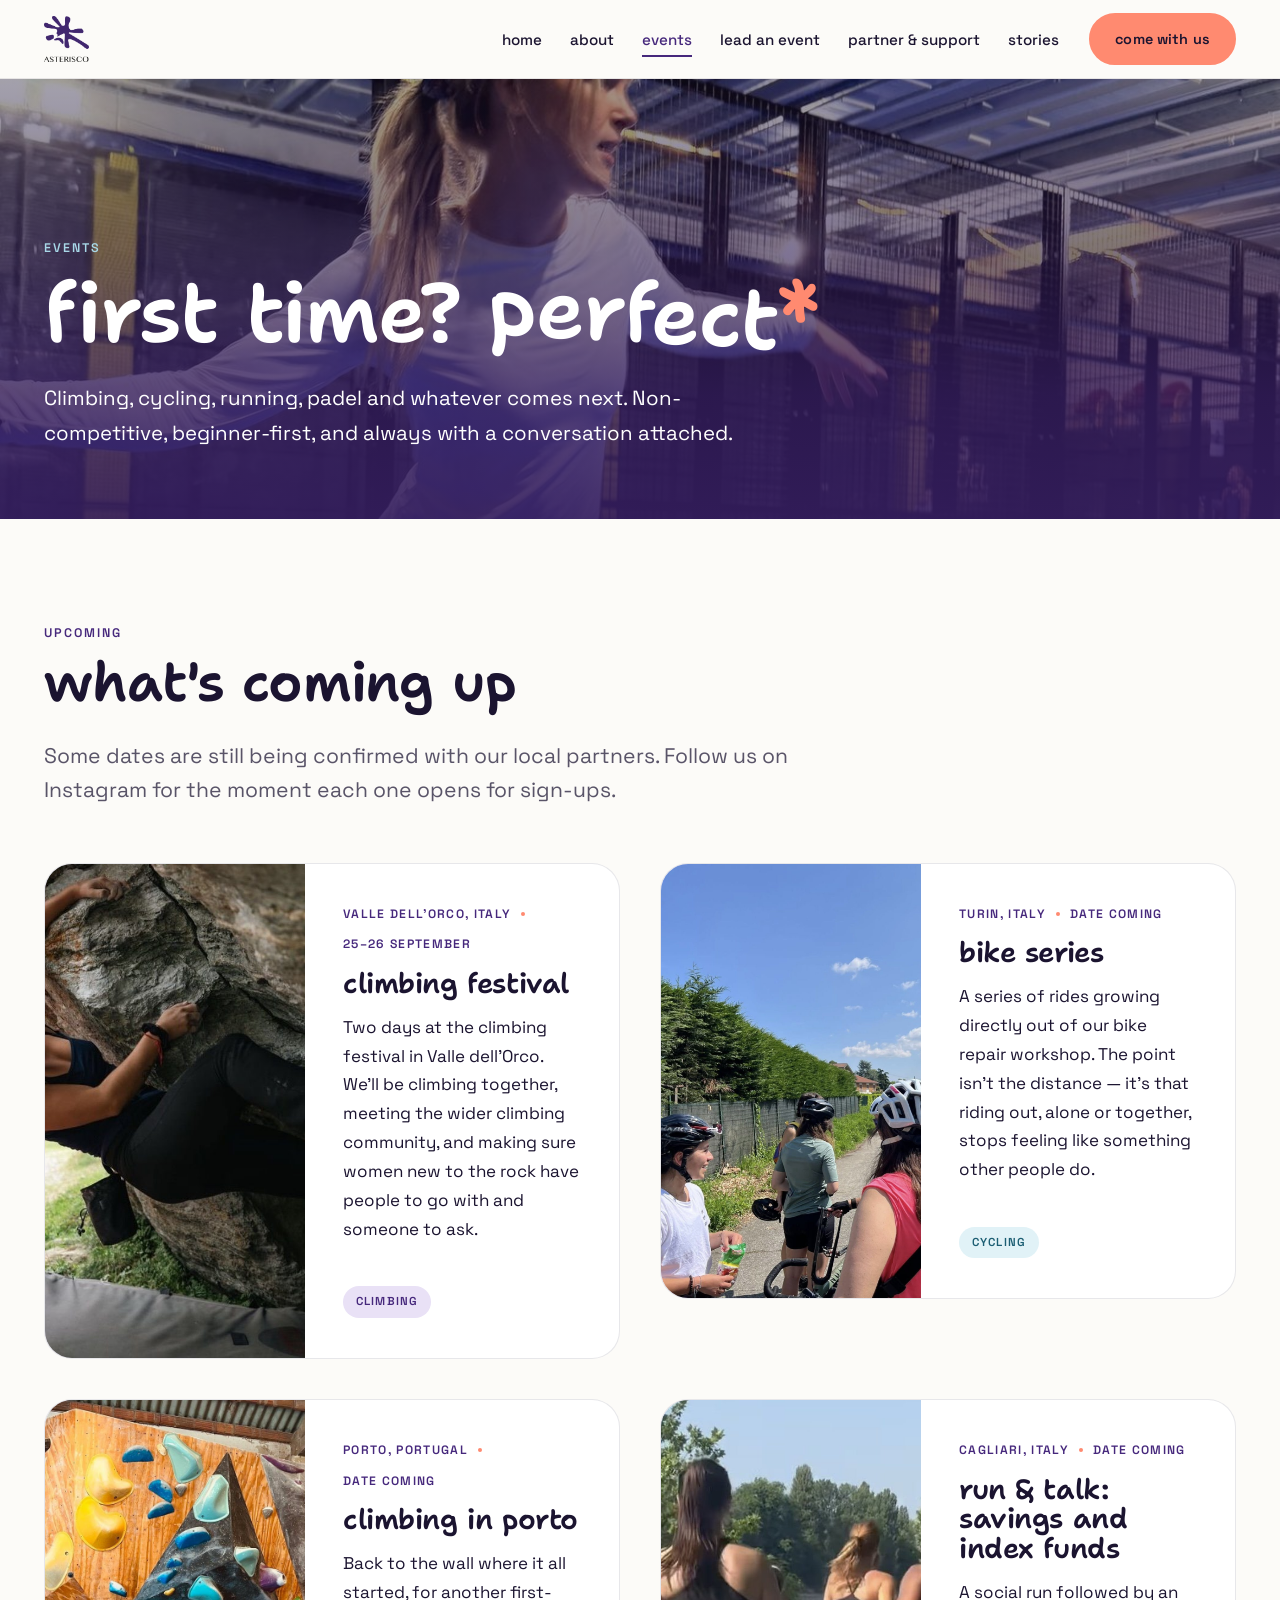
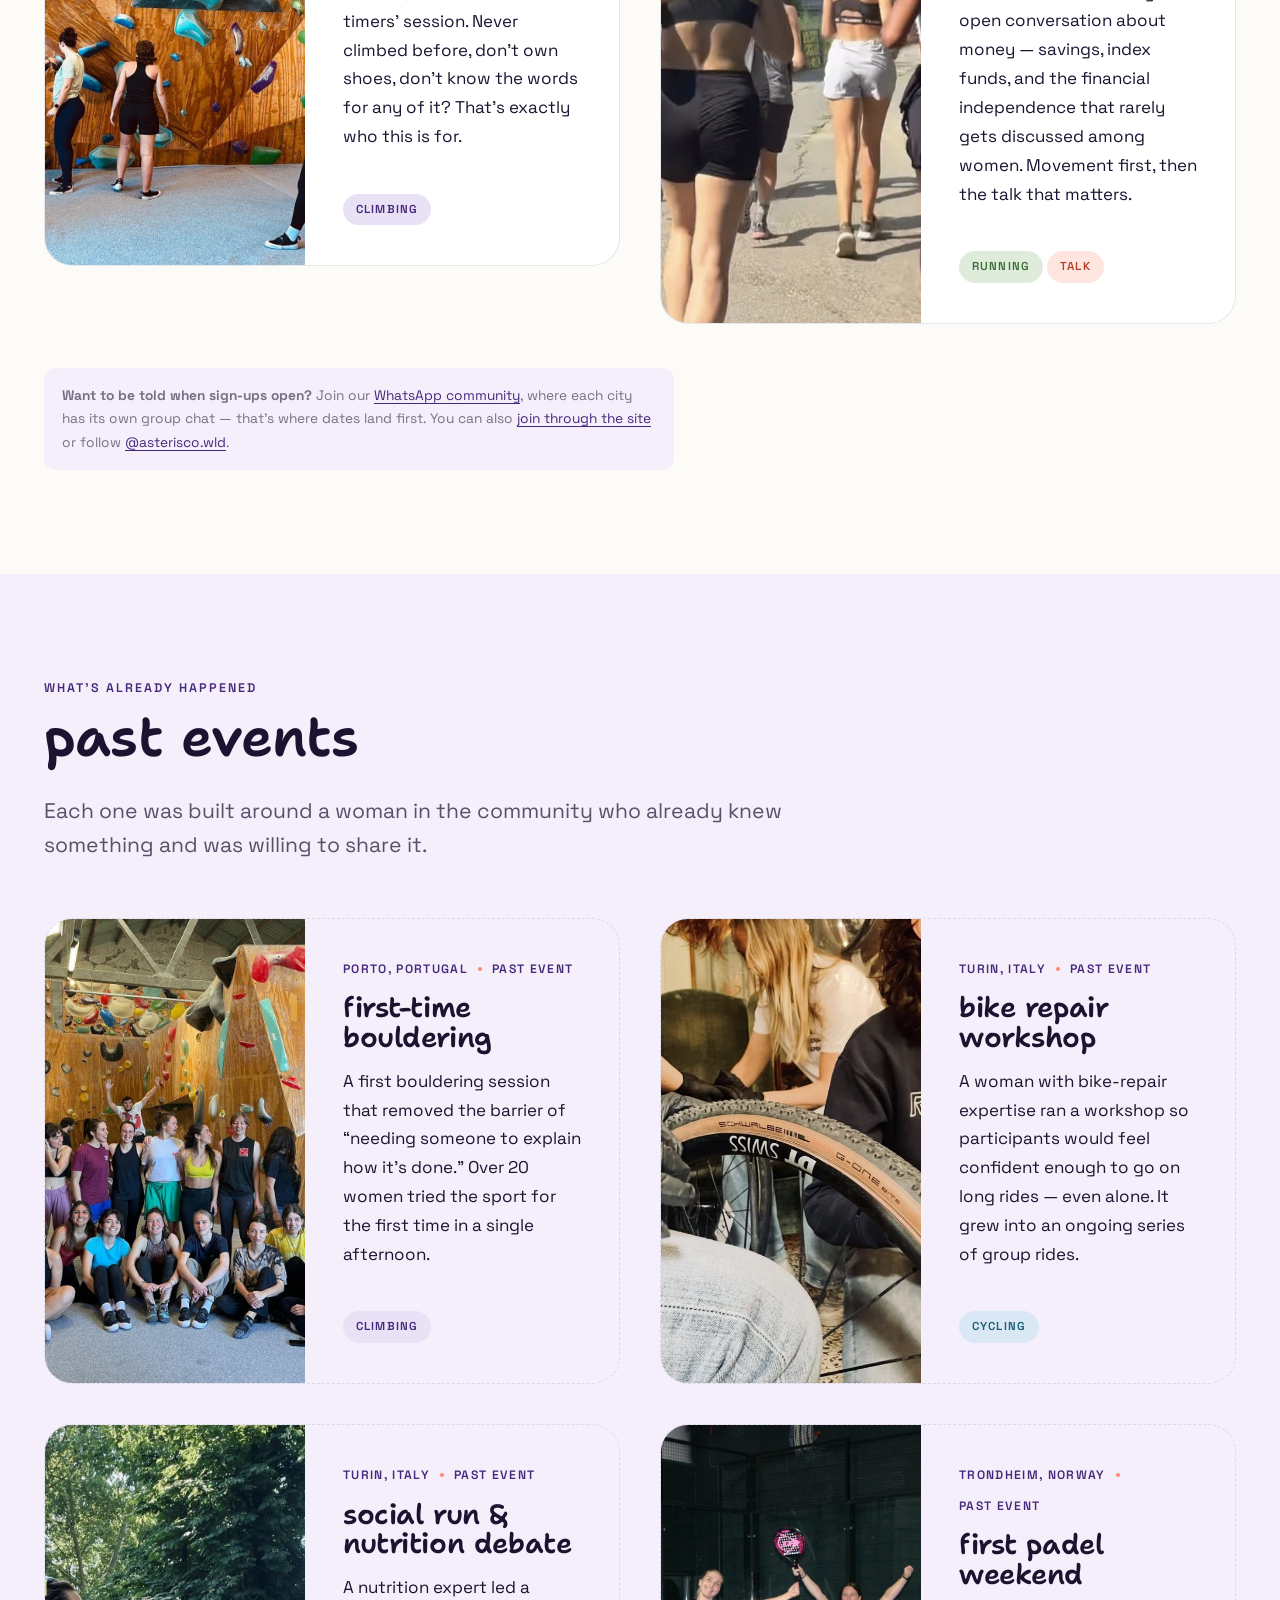
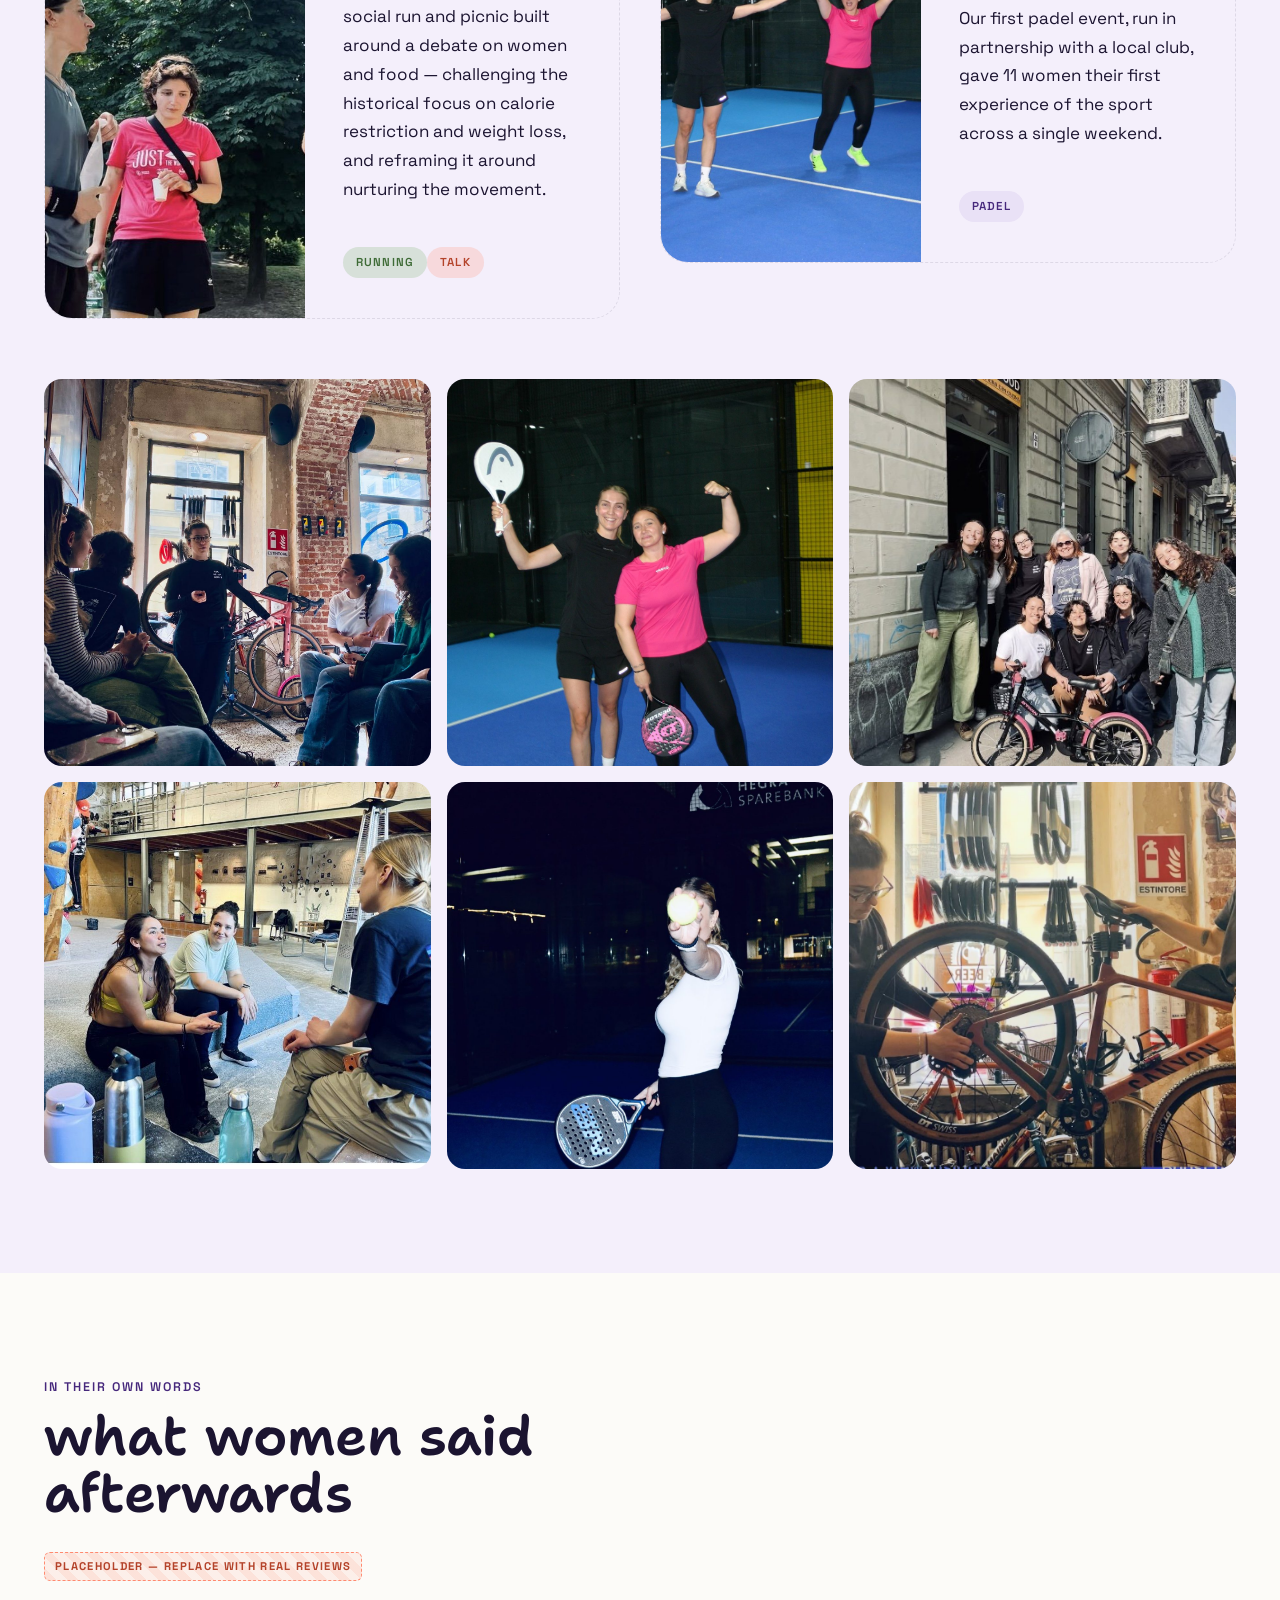
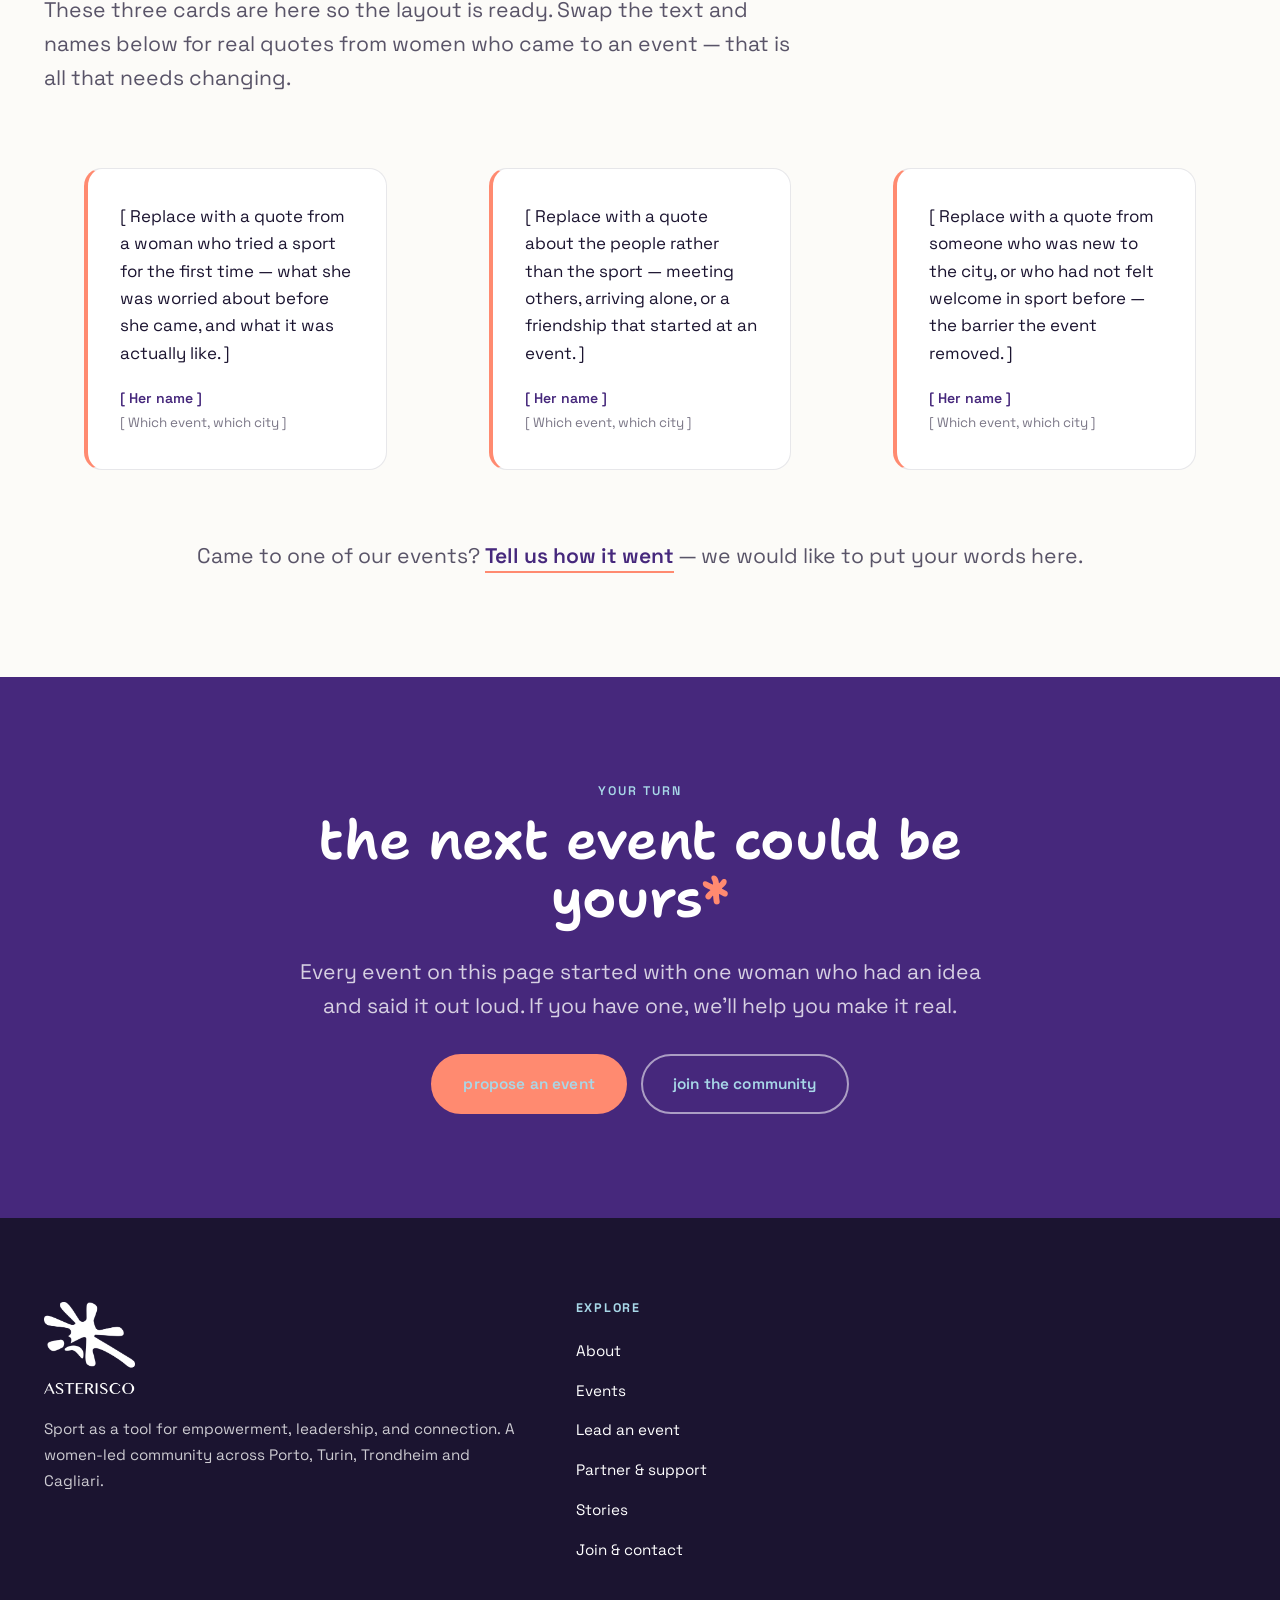
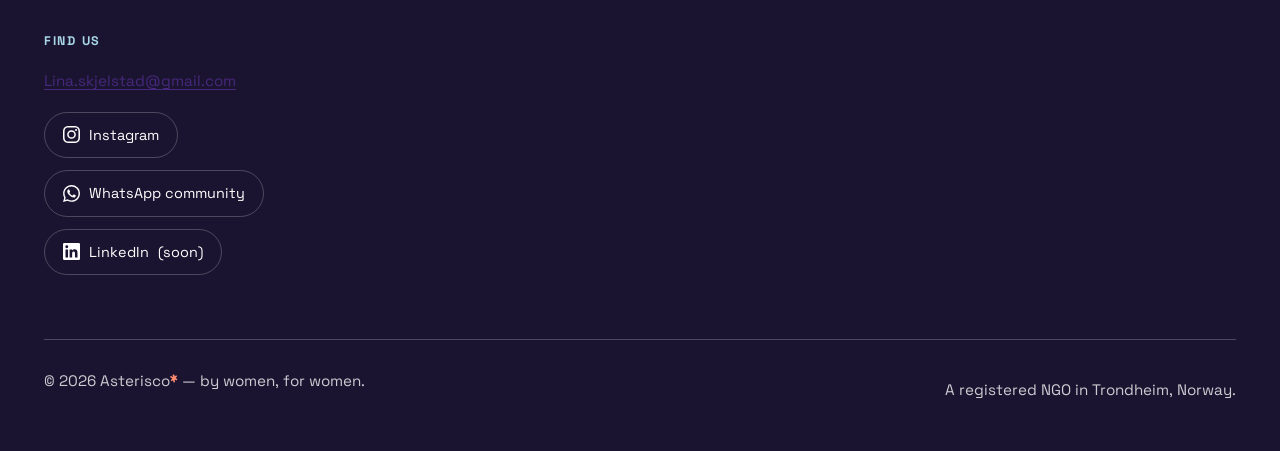
<file: events.html>
<!DOCTYPE html>
<html lang="en">
<head>
<meta charset="utf-8">
<meta name="viewport" content="width=device-width, initial-scale=1">

<title>Events — Women's Sport &amp; Outdoor Events | Asterisco*</title>
<meta name="description" content="Upcoming and past Asterisco* events: climbing in Valle dell'Orco and Porto, a bike series in Turin, a run in Cagliari, padel near Trondheim. Beginner-friendly, non-competitive, women only.">
<meta name="keywords" content="women's sport events Europe, women's climbing group, women's cycling group, try new sports as a woman, women's community Cagliari, women's community Turin, women's community Porto, women's community Trondheim">
<link rel="canonical" href="https://asteriscoworld.com/events.html">

<meta property="og:type" content="website">
<meta property="og:site_name" content="Asterisco*">
<meta property="og:title" content="Events — Asterisco*">
<meta property="og:description" content="Climbing, cycling, running and padel across four cities. First time? Perfect.">
<meta property="og:image" content="https://asteriscoworld.com/assets/img/photos/padel-swing-trondheim.jpg">
<meta property="og:url" content="https://asteriscoworld.com/events.html">
<meta name="twitter:card" content="summary_large_image">

<link rel="icon" href="favicon.ico" sizes="any">
<link rel="icon" href="assets/img/favicon-512.png" type="image/png">
<link rel="apple-touch-icon" href="assets/img/apple-touch-icon.png">

<link rel="preload" href="assets/fonts/shantell-sans-latin.woff2" as="font" type="font/woff2" crossorigin>
<link rel="preload" href="assets/fonts/space-grotesk-latin.woff2" as="font" type="font/woff2" crossorigin>
<link rel="stylesheet" href="assets/css/fonts.css">
<link rel="stylesheet" href="assets/css/style.css">
</head>
<body>

<a class="skip-link" href="#main">Skip to content</a>

<header class="site-header">
  <div class="container site-header__inner">
    <a class="brand" href="index.html" aria-label="Asterisco* home">
      <img src="assets/img/logo-full.png" alt="Asterisco* logo — a violet paint-splatter asterisk above the word Asterisco" width="1200" height="1219">
    </a>
    <nav class="nav" aria-label="Main">
      <button class="nav-toggle" type="button" aria-expanded="false" aria-controls="primary-menu" aria-label="Open menu">
        <span></span><span></span><span></span>
      </button>
      <ul class="nav__list" id="primary-menu">
        <li><a class="nav__link" href="index.html">home</a></li>
        <li><a class="nav__link" href="about.html">about</a></li>
        <li><a class="nav__link" href="events.html" aria-current="page">events</a></li>
        <li><a class="nav__link" href="lead-an-event.html">lead an event</a></li>
        <li><a class="nav__link" href="support.html">partner &amp; support</a></li>
        <li><a class="nav__link" href="stories.html">stories</a></li>
        <li class="nav__mobile-only"><a class="nav__link" href="contact.html">join &amp; contact</a></li>
      </ul>
      <a class="btn btn--primary nav__cta" href="contact.html">come with us</a>
    </nav>
  </div>
</header>

<main id="main">

  <!-- ===== HERO ===== -->
  <section class="hero hero--page">
    <div class="hero__media">
      <img src="assets/img/photos/padel-swing-trondheim.jpg" alt="A woman mid-swing on a blue indoor padel court, the ball in the air above her" width="1350" height="1800" fetchpriority="high">
    </div>
    <div class="container hero__inner">
      <p class="eyebrow eyebrow--onviolet">Events</p>
      <h1>first time? <span class="tilt-r">perfect</span><span class="ast">*</span></h1>
      <p class="hero__text">Climbing, cycling, running, padel and whatever comes next. Non-competitive, beginner-first, and always with a conversation attached.</p>
    </div>
  </section>

  <!-- ==========================================================================
       UPCOMING EVENTS

       HOW TO ADD A NEW EVENT
       ----------------------
       Copy the block between the two markers below, paste it above the first
       existing event, and change these six things:

         1. IMAGE       — src + alt + width + height
         2. CITY        — inside the first <span> of .meta
         3. DATE        — inside the last <span> of .meta, and in .event__date
         4. TITLE       — the <h3>
         5. DESCRIPTION — the <p>
         6. TAG         — the <span class="tag">; swap the modifier class for a
                          colour: (none)=violet, --sky=blue, --coral=coral,
                          --fern=green

       Nothing else needs touching. In Elementor this block becomes one item in
       a Loop Grid — the six fields above map to the loop's dynamic fields.

       ----- EVENT BLOCK TEMPLATE — COPY FROM HERE -----------------------------
       <div class="col col-2">
         <article class="event">
           <div class="event__media">
             <img src="assets/img/photos/YOUR-IMAGE.jpg" alt="DESCRIBE THE PHOTO" width="1200" height="900" loading="lazy">
           </div>
           <div class="event__body">
             <div class="meta">
               <span>CITY</span><span class="meta__dot" aria-hidden="true"></span><span>DATE</span>
             </div>
             <h3>EVENT TITLE</h3>
             <p>ONE OR TWO SENTENCES ABOUT THE EVENT.</p>
             <div class="event__foot">
               <span class="tag">SPORT</span>
             </div>
           </div>
         </article>
       </div>
       ----- COPY TO HERE ------------------------------------------------------
       ========================================================================== -->

  <section class="section" id="upcoming">
    <div class="container">
      <div class="section-head">
        <p class="eyebrow">Upcoming</p>
        <h2>what's coming up</h2>
        <p class="lead">Some dates are still being confirmed with our local partners. Follow us on Instagram for the moment each one opens for sign-ups.</p>
      </div>

      <div class="row">

        <!-- EVENT 1 -->
        <div class="col col-2">
          <article class="event">
            <div class="event__media">
              <img src="assets/img/photos/outdoor-bouldering.jpg" alt="A woman bouldering on a large outdoor granite boulder with crash pads laid out below" width="1179" height="816" loading="lazy">
            </div>
            <div class="event__body">
              <div class="meta">
                <span>Valle dell'Orco, Italy</span><span class="meta__dot" aria-hidden="true"></span><span>25–26 September</span>
              </div>
              <h3>climbing festival</h3>
              <p>Two days at the climbing festival in Valle dell'Orco. We'll be climbing together, meeting the wider climbing community, and making sure women new to the rock have people to go with and someone to ask.</p>
              <div class="event__foot">
                <span class="tag">Climbing</span>
              </div>
            </div>
          </article>
        </div>

        <!-- EVENT 2 -->
        <div class="col col-2">
          <article class="event">
            <div class="event__media">
              <img src="assets/img/photos/cycling-break-turin.jpg" alt="Three women in cycling helmets pausing on a sunny path outside Turin, chatting and sharing sweets" width="1179" height="1600" loading="lazy">
            </div>
            <div class="event__body">
              <div class="meta">
                <span>Turin, Italy</span><span class="meta__dot" aria-hidden="true"></span><span>Date coming</span>
              </div>
              <h3>bike series</h3>
              <p>A series of rides growing directly out of our bike repair workshop. The point isn't the distance — it's that riding out, alone or together, stops feeling like something other people do.</p>
              <div class="event__foot">
                <span class="tag tag--sky">Cycling</span>
              </div>
            </div>
          </article>
        </div>

        <!-- EVENT 3 -->
        <div class="col col-2">
          <article class="event">
            <div class="event__media">
              <img src="assets/img/photos/bouldering-wall-porto.jpg" alt="Six women standing at a tall indoor bouldering wall in Porto, working out a route together" width="1600" height="1100" loading="lazy">
            </div>
            <div class="event__body">
              <div class="meta">
                <span>Porto, Portugal</span><span class="meta__dot" aria-hidden="true"></span><span>Date coming</span>
              </div>
              <h3>climbing in porto</h3>
              <p>Back to the wall where it all started, for another first-timers' session. Never climbed before, don't own shoes, don't know the words for any of it? That's exactly who this is for.</p>
              <div class="event__foot">
                <span class="tag">Climbing</span>
              </div>
            </div>
          </article>
        </div>

        <!-- EVENT 4 -->
        <div class="col col-2">
          <article class="event">
            <div class="event__media">
              <img src="assets/img/photos/trail-run-turin.jpg" alt="A group of women running away from the camera along a tree-lined path on a sunny morning" width="1110" height="917" loading="lazy">
            </div>
            <div class="event__body">
              <div class="meta">
                <span>Cagliari, Italy</span><span class="meta__dot" aria-hidden="true"></span><span>Date coming</span>
              </div>
              <h3>run &amp; talk: savings and index funds</h3>
              <p>A social run followed by an open conversation about money — savings, index funds, and the financial independence that rarely gets discussed among women. Movement first, then the talk that matters.</p>
              <div class="event__foot">
                <span class="tag tag--fern">Running</span>
                <span class="tag tag--coral">Talk</span>
              </div>
            </div>
          </article>
        </div>

      </div>

      <div class="form__note" style="margin-top:44px;max-width:70ch">
        <strong>Want to be told when sign-ups open?</strong>
        Join our <a href="https://chat.whatsapp.com/HBhcw0KJ25LJq2RqNpKR7T" target="_blank" rel="noopener">WhatsApp community</a>,
        where each city has its own group chat — that's where dates land first.
        You can also <a href="contact.html">join through the site</a> or follow
        <a href="https://www.instagram.com/asterisco.wld/" target="_blank" rel="noopener">@asterisco.wld</a>.
      </div>
    </div>
  </section>

  <!-- ===== PAST EVENTS ===== -->
  <section class="section section--lilac" id="past">
    <div class="container">
      <div class="section-head">
        <p class="eyebrow">What's already happened</p>
        <h2>past events</h2>
        <p class="lead">Each one was built around a woman in the community who already knew something and was willing to share it.</p>
      </div>

      <div class="row">

        <div class="col col-2">
          <article class="event event--past">
            <div class="event__media">
              <img src="assets/img/photos/climbing-group-porto.jpg" alt="Around twenty women gathered in front of a bouldering wall in Porto after a first-time climbing session" width="1600" height="1200" loading="lazy">
            </div>
            <div class="event__body">
              <div class="meta">
                <span>Porto, Portugal</span><span class="meta__dot" aria-hidden="true"></span><span>Past event</span>
              </div>
              <h3>first-time bouldering</h3>
              <p>A first bouldering session that removed the barrier of “needing someone to explain how it's done.” Over 20 women tried the sport for the first time in a single afternoon.</p>
              <div class="event__foot"><span class="tag">Climbing</span></div>
            </div>
          </article>
        </div>

        <div class="col col-2">
          <article class="event event--past">
            <div class="event__media">
              <img src="assets/img/photos/bike-repair-hands-turin.jpg" alt="Gloved hands fitting a tyre onto a bicycle wheel rim during a repair workshop in Turin" width="1179" height="904" loading="lazy">
            </div>
            <div class="event__body">
              <div class="meta">
                <span>Turin, Italy</span><span class="meta__dot" aria-hidden="true"></span><span>Past event</span>
              </div>
              <h3>bike repair workshop</h3>
              <p>A woman with bike-repair expertise ran a workshop so participants would feel confident enough to go on long rides — even alone. It grew into an ongoing series of group rides.</p>
              <div class="event__foot"><span class="tag tag--sky">Cycling</span></div>
            </div>
          </article>
        </div>

        <div class="col col-2">
          <article class="event event--past">
            <div class="event__media">
              <img src="assets/img/photos/nutrition-run-picnic-turin.jpg" alt="Three women talking and drinking juice in a Turin park after a social run and picnic" width="1179" height="878" loading="lazy">
            </div>
            <div class="event__body">
              <div class="meta">
                <span>Turin, Italy</span><span class="meta__dot" aria-hidden="true"></span><span>Past event</span>
              </div>
              <h3>social run &amp; nutrition debate</h3>
              <p>A nutrition expert led a social run and picnic built around a debate on women and food — challenging the historical focus on calorie restriction and weight loss, and reframing it around nurturing the movement.</p>
              <div class="event__foot"><span class="tag tag--fern">Running</span><span class="tag tag--coral">Talk</span></div>
            </div>
          </article>
        </div>

        <div class="col col-2">
          <article class="event event--past">
            <div class="event__media">
              <img src="assets/img/photos/padel-celebration-trondheim.jpg" alt="Two women celebrating with arms raised and padel rackets in hand on a blue court near Trondheim" width="1800" height="1200" loading="lazy">
            </div>
            <div class="event__body">
              <div class="meta">
                <span>Trondheim, Norway</span><span class="meta__dot" aria-hidden="true"></span><span>Past event</span>
              </div>
              <h3>first padel weekend</h3>
              <p>Our first padel event, run in partnership with a local club, gave 11 women their first experience of the sport across a single weekend.</p>
              <div class="event__foot"><span class="tag">Padel</span></div>
            </div>
          </article>
        </div>

      </div>

      <!-- Gallery -->
      <div class="gallery" style="margin-top:60px">
        <div class="gallery__item">
          <img src="assets/img/photos/bike-workshop-circle-turin.jpg" alt="Women sitting in a circle listening to a bike mechanic in a Turin workshop" width="1800" height="1350" loading="lazy">
        </div>
        <div class="gallery__item">
          <img src="assets/img/photos/padel-pair-trondheim.jpg" alt="Two women posing with padel rackets on a blue court, one flexing her arm" width="1200" height="1800" loading="lazy">
        </div>
        <div class="gallery__item">
          <img src="assets/img/photos/group-outside-bikeshop-turin.jpg" alt="Ten women gathered on the pavement outside a Turin bike shop with a bicycle in front of them" width="1179" height="859" loading="lazy">
        </div>
        <div class="gallery__item">
          <img src="assets/img/photos/climbing-gym-conversation-porto.jpg" alt="Three women sitting on crash mats talking at a climbing gym in Porto" width="992" height="761" loading="lazy">
        </div>
        <div class="gallery__item">
          <img src="assets/img/photos/padel-ball-trondheim.jpg" alt="A woman holding a padel ball out towards the camera on a floodlit court at night" width="1800" height="1200" loading="lazy">
        </div>
        <div class="gallery__item">
          <img src="assets/img/photos/bike-repair-workshop-turin.jpg" alt="Two women working together on a bicycle mounted in a repair stand" width="1179" height="938" loading="lazy">
        </div>
      </div>
    </div>
  </section>

  <!-- ==========================================================================
       REVIEWS — what women said about our events

       HOW TO ADD OR REPLACE A REVIEW
       ------------------------------
       Replace the bracketed text in each card below with a real quote, then
       delete the orange "Placeholder" label and the paragraph above the cards.
       Each card needs three things:

         1. THE QUOTE   — in her own words, kept as she wrote it
         2. HER NAME    — a first name is enough
         3. THE EVENT   — which event and which city

       To add a fourth review, copy one whole block between the markers below
       and paste it after the last one. Three per row fill the row exactly; a
       fourth wraps neatly onto the next line.

       In Elementor this maps to the Testimonial widget — one widget per card,
       inside the same flex container.

       ----- REVIEW BLOCK TEMPLATE — COPY FROM HERE ---------------------------
       <div class="col col-3">
         <blockquote class="quote">
           <p class="quote__text">HER WORDS, IN FULL.</p>
           <footer class="quote__by">HER NAME<br><span class="quote__role">WHICH EVENT, WHICH CITY</span></footer>
         </blockquote>
       </div>
       ----- COPY TO HERE -----------------------------------------------------
       ========================================================================== -->

  <section class="section" id="reviews">
    <div class="container">
      <div class="section-head">
        <p class="eyebrow">In their own words</p>
        <h2>what women said afterwards</h2>
        <span class="placeholder">Placeholder — replace with real reviews</span>
        <p class="lead">These three cards are here so the layout is ready. Swap the text and names below for real quotes from women who came to an event — that is all that needs changing.</p>
      </div>

      <div class="row row--tight">

        <!-- REVIEW 1 -->
        <div class="col col-3">
          <blockquote class="quote">
            <p class="quote__text">[ Replace with a quote from a woman who tried a sport for the first time — what she was worried about before she came, and what it was actually like. ]</p>
            <footer class="quote__by">[ Her name ]<br><span class="quote__role">[ Which event, which city ]</span></footer>
          </blockquote>
        </div>

        <!-- REVIEW 2 -->
        <div class="col col-3">
          <blockquote class="quote">
            <p class="quote__text">[ Replace with a quote about the people rather than the sport — meeting others, arriving alone, or a friendship that started at an event. ]</p>
            <footer class="quote__by">[ Her name ]<br><span class="quote__role">[ Which event, which city ]</span></footer>
          </blockquote>
        </div>

        <!-- REVIEW 3 -->
        <div class="col col-3">
          <blockquote class="quote">
            <p class="quote__text">[ Replace with a quote from someone who was new to the city, or who had not felt welcome in sport before — the barrier the event removed. ]</p>
            <footer class="quote__by">[ Her name ]<br><span class="quote__role">[ Which event, which city ]</span></footer>
          </blockquote>
        </div>

      </div>

      <p class="lead center" style="margin-top:52px">Came to one of our events? <a class="textlink" href="contact.html">Tell us how it went</a> — we would like to put your words here.</p>
    </div>
  </section>

  <!-- ===== CTA ===== -->
  <section class="section section--violet">
    <div class="container container--narrow center">
      <p class="eyebrow eyebrow--onviolet">Your turn</p>
      <h2>the next event could be yours<span class="ast">*</span></h2>
      <p class="lead lead--onviolet">Every event on this page started with one woman who had an idea and said it out loud. If you have one, we'll help you make it real.</p>
      <div class="btn-row btn-row--center" style="margin-top:32px">
        <a class="btn btn--primary" href="lead-an-event.html">propose an event</a>
        <a class="btn btn--ghost" href="contact.html">join the community</a>
      </div>
    </div>
  </section>

</main>

<footer class="site-footer">
  <div class="container">
    <div class="row row--wide">
      <div class="col col-5 site-footer__brand">
        <img src="assets/img/logo-full-white.png" alt="Asterisco* logo" width="1200" height="1219" loading="lazy">
        <p>Sport as a tool for empowerment, leadership, and connection. A women-led community across Porto, Turin, Trondheim and Cagliari.</p>
      </div>
      <div class="col col-3">
        <h3>Explore</h3>
        <ul class="footer-nav">
          <li><a href="about.html">About</a></li>
          <li><a href="events.html">Events</a></li>
          <li><a href="lead-an-event.html">Lead an event</a></li>
          <li><a href="support.html">Partner &amp; support</a></li>
          <li><a href="stories.html">Stories</a></li>
          <li><a href="contact.html">Join &amp; contact</a></li>
        </ul>
      </div>
      <div class="col col-4">
        <h3>Find us</h3>
        <p><a href="mailto:Lina.skjelstad@gmail.com">Lina.skjelstad@gmail.com</a></p>
        <div class="social">
          <a href="https://www.instagram.com/asterisco.wld/" target="_blank" rel="noopener">
            <svg viewBox="0 0 24 24" aria-hidden="true"><path d="M12 2.16c3.2 0 3.58.01 4.85.07 1.17.05 1.8.25 2.23.41.56.22.96.48 1.38.9.42.42.68.82.9 1.38.16.42.36 1.06.41 2.23.06 1.27.07 1.65.07 4.85s-.01 3.58-.07 4.85c-.05 1.17-.25 1.8-.41 2.23-.22.56-.48.96-.9 1.38-.42.42-.82.68-1.38.9-.42.16-1.06.36-2.23.41-1.27.06-1.65.07-4.85.07s-3.58-.01-4.85-.07c-1.17-.05-1.8-.25-2.23-.41-.56-.22-.96-.48-1.38-.9-.42-.42-.68-.82-.9-1.38-.16-.42-.36-1.06-.41-2.23C2.17 15.58 2.16 15.2 2.16 12s.01-3.58.07-4.85c.05-1.17.25-1.8.41-2.23.22-.56.48-.96.9-1.38.42-.42.82-.68 1.38-.9.42-.16 1.06-.36 2.23-.41C8.42 2.17 8.8 2.16 12 2.16M12 0C8.74 0 8.33.01 7.05.07 5.78.13 4.9.33 4.14.63c-.79.31-1.46.72-2.13 1.38C1.35 2.68.94 3.35.63 4.14.33 4.9.13 5.78.07 7.05.01 8.33 0 8.74 0 12s.01 3.67.07 4.95c.06 1.27.26 2.15.56 2.91.31.79.72 1.46 1.38 2.13.67.66 1.34 1.07 2.13 1.38.76.3 1.64.5 2.91.56C8.33 23.99 8.74 24 12 24s3.67-.01 4.95-.07c1.27-.06 2.15-.26 2.91-.56.79-.31 1.46-.72 2.13-1.38.66-.67 1.07-1.34 1.38-2.13.3-.76.5-1.64.56-2.91.06-1.28.07-1.69.07-4.95s-.01-3.67-.07-4.95c-.06-1.27-.26-2.15-.56-2.91-.31-.79-.72-1.46-1.38-2.13C21.32 1.35 20.65.94 19.86.63c-.76-.3-1.64-.5-2.91-.56C15.67.01 15.26 0 12 0z"/><path d="M12 5.84A6.16 6.16 0 1 0 18.16 12 6.16 6.16 0 0 0 12 5.84zM12 16a4 4 0 1 1 4-4 4 4 0 0 1-4 4z"/><circle cx="18.41" cy="5.59" r="1.44"/></svg>
            Instagram
          </a>
          <a href="https://chat.whatsapp.com/HBhcw0KJ25LJq2RqNpKR7T" target="_blank" rel="noopener">
            <svg viewBox="0 0 24 24" aria-hidden="true"><path d="M17.472 14.382c-.297-.149-1.758-.867-2.03-.967-.273-.099-.471-.148-.67.15-.197.297-.767.966-.94 1.164-.173.199-.347.223-.644.075-.297-.15-1.255-.463-2.39-1.475-.883-.788-1.48-1.761-1.653-2.059-.173-.297-.018-.458.13-.606.134-.133.298-.347.446-.52.149-.174.198-.298.298-.497.099-.198.05-.371-.025-.52-.075-.149-.669-1.612-.916-2.207-.242-.579-.487-.5-.669-.51-.173-.008-.371-.01-.57-.01-.198 0-.52.074-.792.372-.272.297-1.04 1.016-1.04 2.479 0 1.462 1.065 2.875 1.213 3.074.149.198 2.096 3.2 5.077 4.487.709.306 1.262.489 1.694.625.712.227 1.36.195 1.871.118.571-.085 1.758-.719 2.006-1.413.248-.694.248-1.289.173-1.413-.074-.124-.272-.198-.57-.347m-5.421 7.403h-.004a9.87 9.87 0 01-5.031-1.378l-.361-.214-3.741.982.998-3.648-.235-.374a9.86 9.86 0 01-1.51-5.26c.001-5.45 4.436-9.884 9.888-9.884 2.64 0 5.122 1.03 6.988 2.898a9.825 9.825 0 012.893 6.994c-.003 5.45-4.437 9.884-9.885 9.884m8.413-18.297A11.815 11.815 0 0012.05 0C5.495 0 .16 5.335.157 11.892c0 2.096.547 4.142 1.588 5.945L.057 24l6.305-1.654a11.882 11.882 0 005.683 1.448h.005c6.554 0 11.89-5.335 11.893-11.893A11.821 11.821 0 0020.885 3.488"/></svg>
            WhatsApp community
          </a>
          <a href="contact.html" aria-label="LinkedIn — profile coming soon">
            <svg viewBox="0 0 24 24" aria-hidden="true"><path d="M20.45 20.45h-3.56v-5.57c0-1.33-.02-3.04-1.85-3.04-1.85 0-2.14 1.45-2.14 2.94v5.67H9.35V9h3.41v1.56h.05a3.74 3.74 0 0 1 3.37-1.85c3.6 0 4.27 2.37 4.27 5.46zM5.34 7.43a2.07 2.07 0 1 1 2.06-2.07 2.07 2.07 0 0 1-2.06 2.07zM7.12 20.45H3.55V9h3.57zM22.22 0H1.77A1.76 1.76 0 0 0 0 1.73v20.54A1.76 1.76 0 0 0 1.77 24h20.45A1.77 1.77 0 0 0 24 22.27V1.73A1.77 1.77 0 0 0 22.22 0z"/></svg>
            LinkedIn <span class="small">(soon)</span>
          </a>
        </div>
      </div>
    </div>
    <div class="site-footer__bottom">
      <p>&copy; 2026 Asterisco<span class="ast">*</span> — by women, for women.</p>
      <p>A registered NGO in Trondheim, Norway.</p>
    </div>
  </div>
</footer>

<script src="assets/js/main.js"></script>
</body>
</html>
</file>
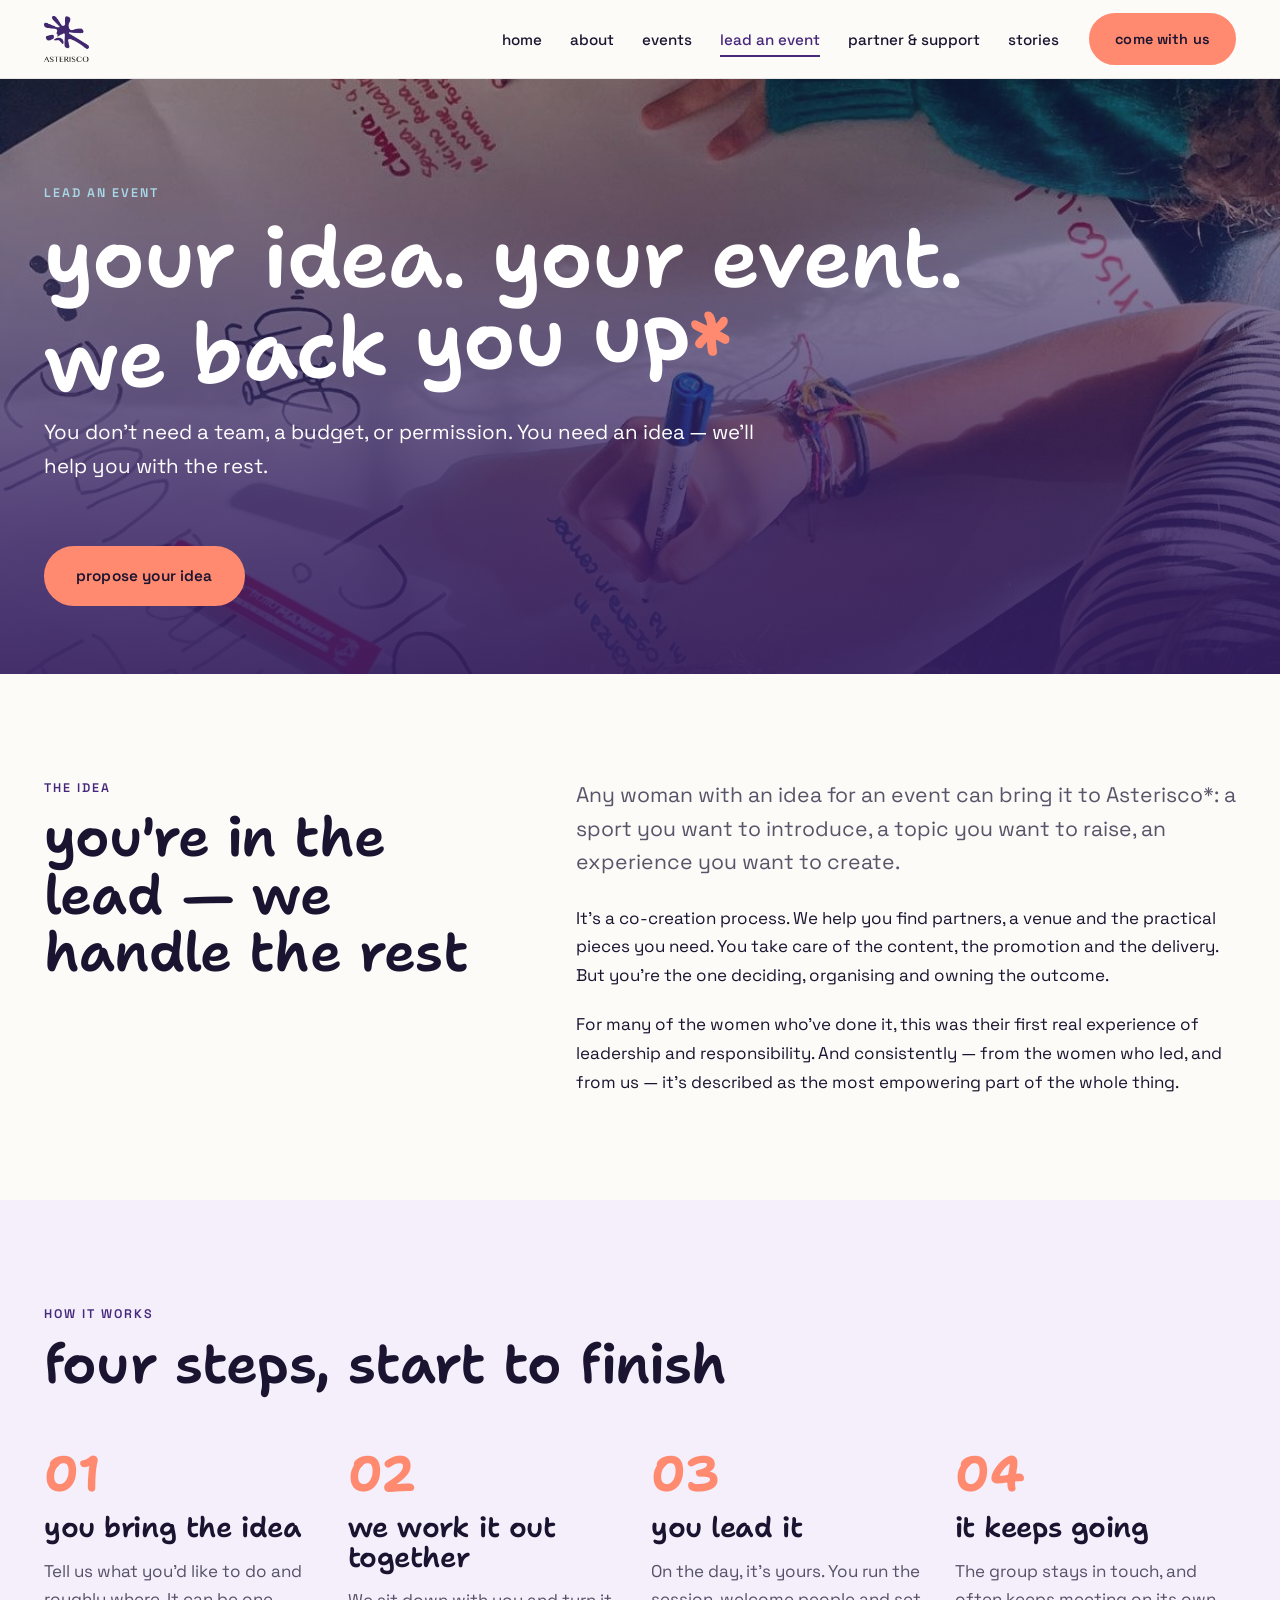
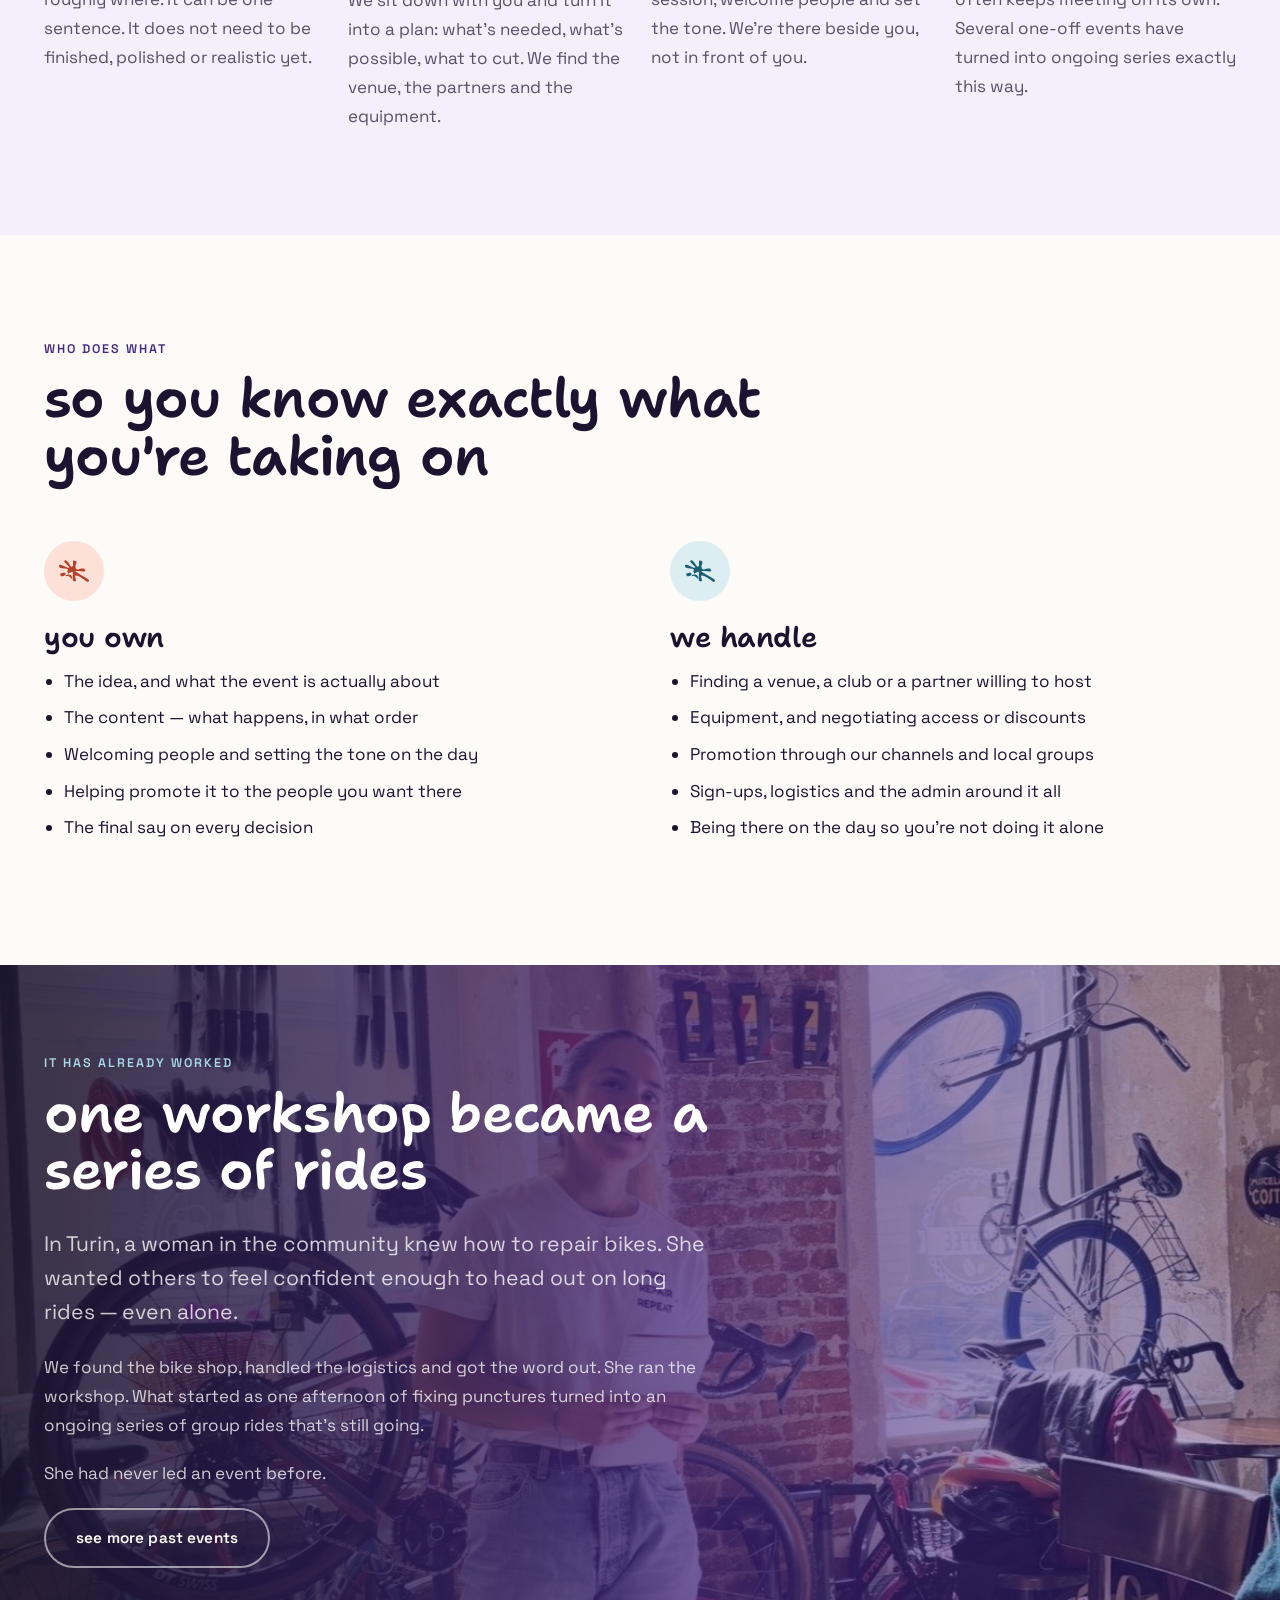
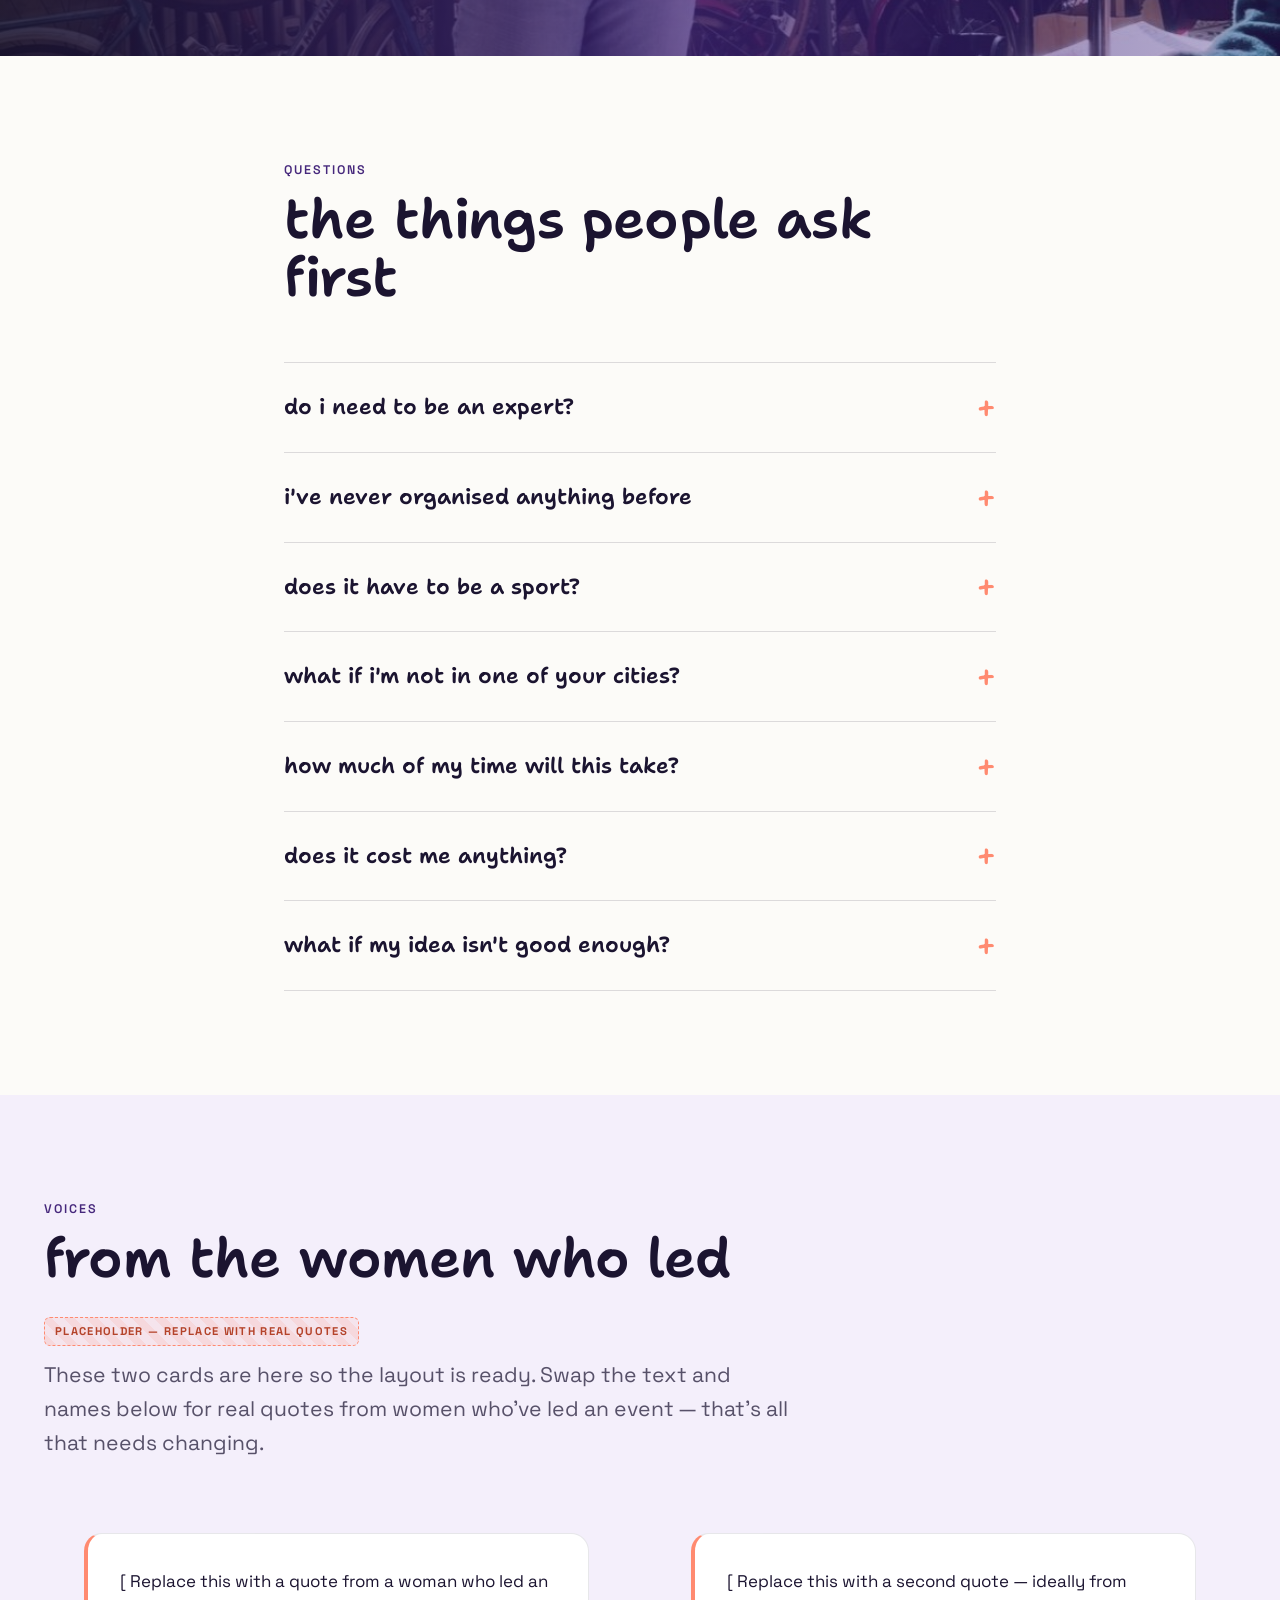
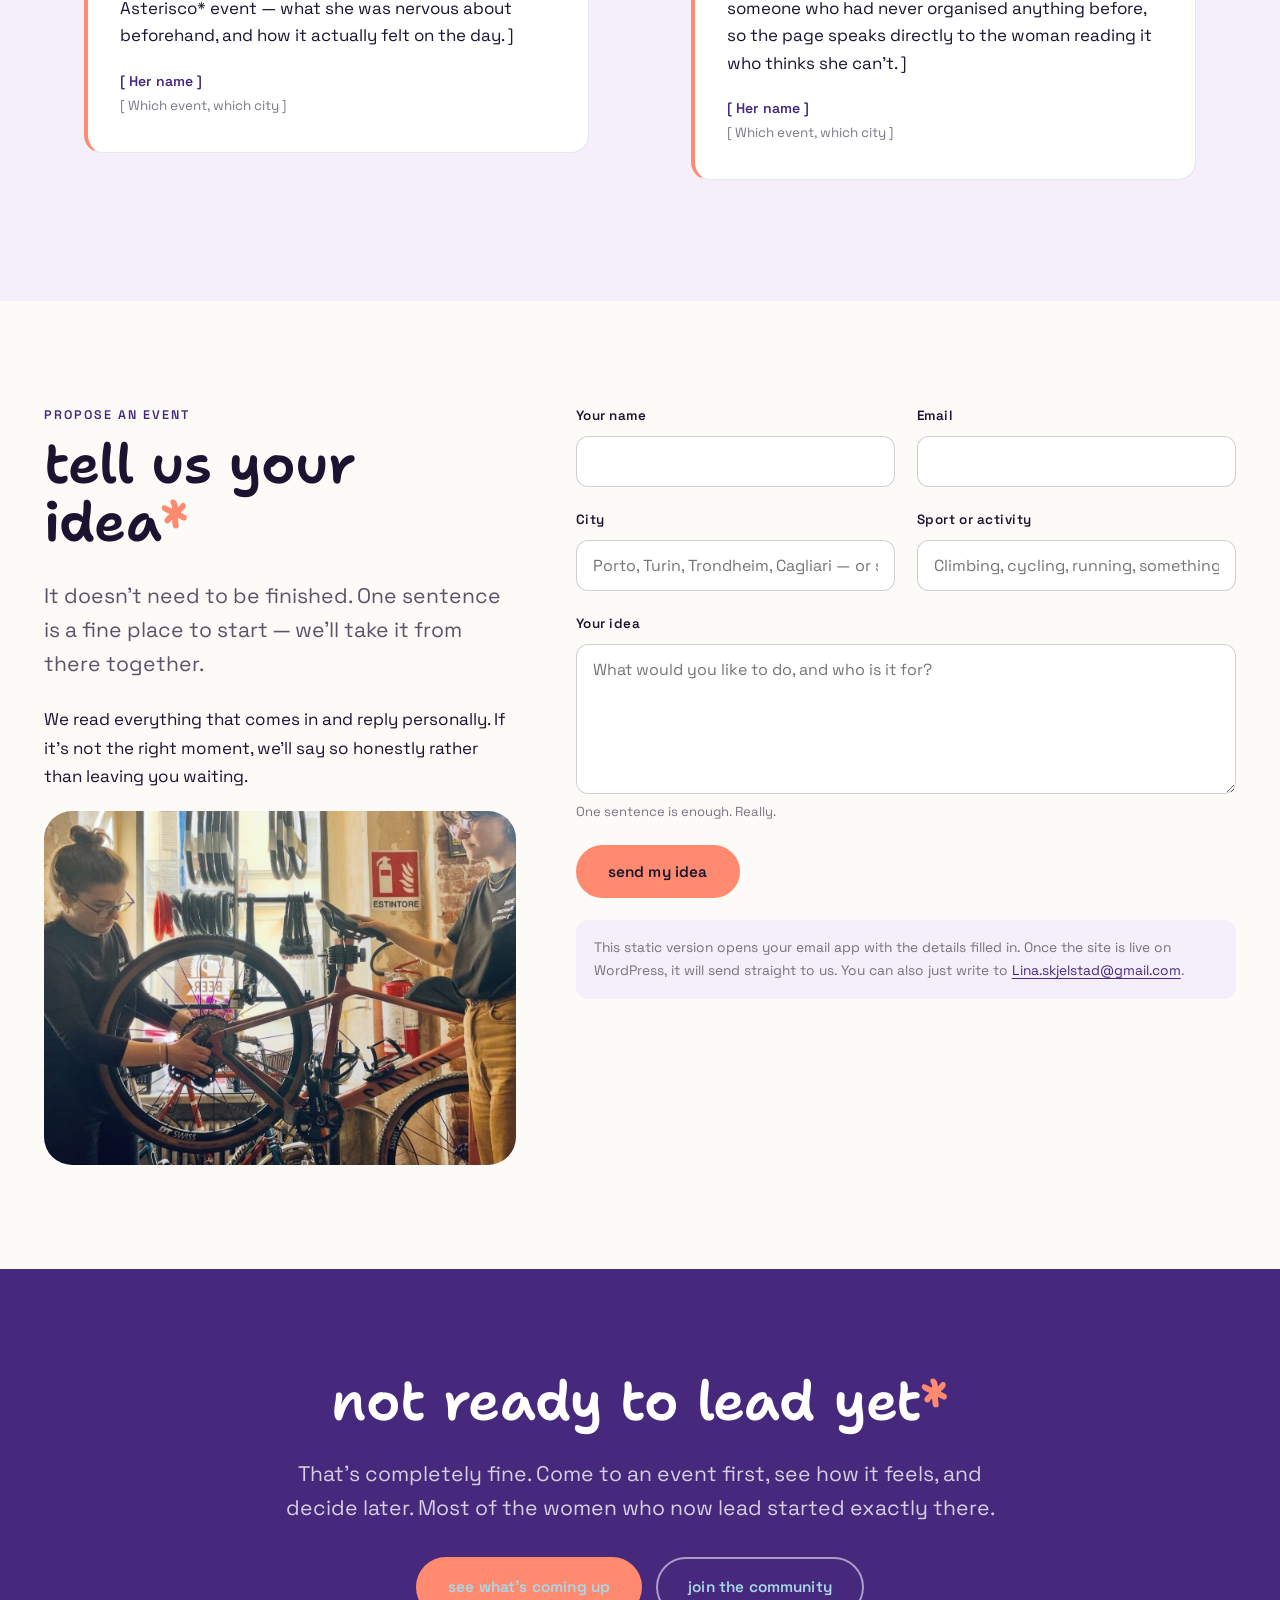
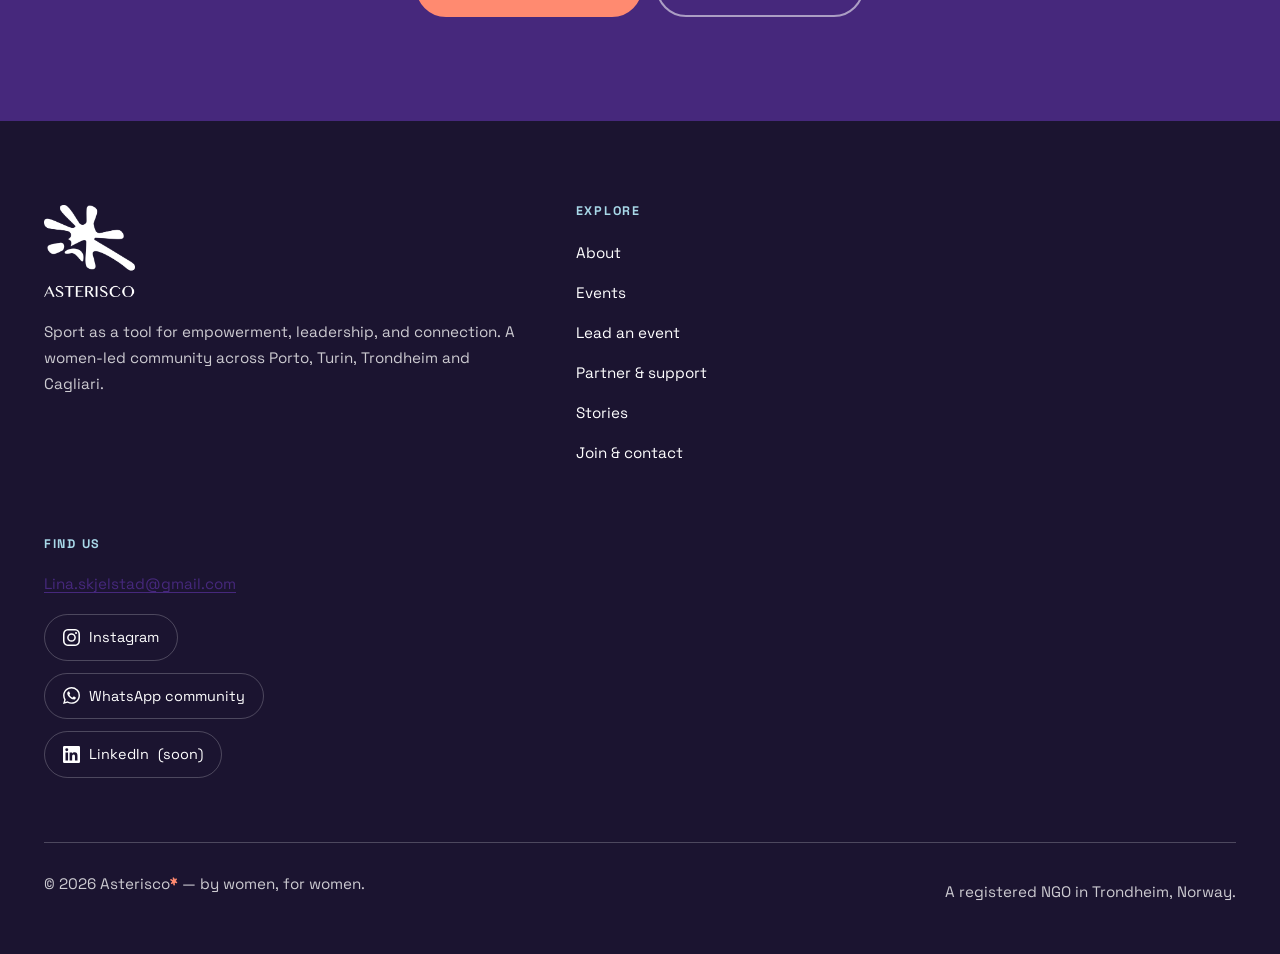
<file: lead-an-event.html>
<!DOCTYPE html>
<html lang="en">
<head>
<meta charset="utf-8">
<meta name="viewport" content="width=device-width, initial-scale=1">

<title>Lead an Event — Your Idea, We Back You Up | Asterisco*</title>
<meta name="description" content="Have an idea for a sports or outdoor event? Asterisco* helps you find partners, a venue and the practical support — while you stay in the lead. No experience needed. Propose your idea.">
<meta name="keywords" content="women in outdoor leadership, lead a sports event, women-led events Europe, women's sports community, first time leadership women">
<link rel="canonical" href="https://asteriscoworld.com/lead-an-event.html">

<meta property="og:type" content="website">
<meta property="og:site_name" content="Asterisco*">
<meta property="og:title" content="Lead an Event — Asterisco*">
<meta property="og:description" content="Your idea. Your event. We back you up.">
<meta property="og:image" content="https://asteriscoworld.com/assets/img/photos/event-planning-session.jpg">
<meta property="og:url" content="https://asteriscoworld.com/lead-an-event.html">
<meta name="twitter:card" content="summary_large_image">

<link rel="icon" href="favicon.ico" sizes="any">
<link rel="icon" href="assets/img/favicon-512.png" type="image/png">
<link rel="apple-touch-icon" href="assets/img/apple-touch-icon.png">

<link rel="preload" href="assets/fonts/shantell-sans-latin.woff2" as="font" type="font/woff2" crossorigin>
<link rel="preload" href="assets/fonts/space-grotesk-latin.woff2" as="font" type="font/woff2" crossorigin>
<link rel="stylesheet" href="assets/css/fonts.css">
<link rel="stylesheet" href="assets/css/style.css">
</head>
<body>

<a class="skip-link" href="#main">Skip to content</a>

<header class="site-header">
  <div class="container site-header__inner">
    <a class="brand" href="index.html" aria-label="Asterisco* home">
      <img src="assets/img/logo-full.png" alt="Asterisco* logo — a violet paint-splatter asterisk above the word Asterisco" width="1200" height="1219">
    </a>
    <nav class="nav" aria-label="Main">
      <button class="nav-toggle" type="button" aria-expanded="false" aria-controls="primary-menu" aria-label="Open menu">
        <span></span><span></span><span></span>
      </button>
      <ul class="nav__list" id="primary-menu">
        <li><a class="nav__link" href="index.html">home</a></li>
        <li><a class="nav__link" href="about.html">about</a></li>
        <li><a class="nav__link" href="events.html">events</a></li>
        <li><a class="nav__link" href="lead-an-event.html" aria-current="page">lead an event</a></li>
        <li><a class="nav__link" href="support.html">partner &amp; support</a></li>
        <li><a class="nav__link" href="stories.html">stories</a></li>
        <li class="nav__mobile-only"><a class="nav__link" href="contact.html">join &amp; contact</a></li>
      </ul>
      <a class="btn btn--primary nav__cta" href="contact.html">come with us</a>
    </nav>
  </div>
</header>

<main id="main">

  <!-- ===== HERO ===== -->
  <section class="hero hero--page">
    <div class="hero__media">
      <img src="assets/img/photos/event-planning-session.jpg" alt="Three women leaning over a large sheet of paper, writing event ideas with coloured markers" width="1200" height="1600" fetchpriority="high">
    </div>
    <div class="container hero__inner">
      <p class="eyebrow eyebrow--onviolet">Lead an event</p>
      <h1>your idea. your event. <span class="tilt-l">we back you up</span><span class="ast">*</span></h1>
      <p class="hero__text">You don't need a team, a budget, or permission. You need an idea — we'll help you with the rest.</p>
      <div class="btn-row hero__btns">
        <a class="btn btn--primary" href="#propose">propose your idea</a>
      </div>
    </div>
  </section>

  <!-- ===== INTRO ===== -->
  <section class="section">
    <div class="container">
      <div class="row row--wide">
        <div class="col col-5">
          <p class="eyebrow">The idea</p>
          <h2>you're in the lead — we handle the rest</h2>
        </div>
        <div class="col col-7 stack">
          <p class="lead">Any woman with an idea for an event can bring it to Asterisco*: a sport you want to introduce, a topic you want to raise, an experience you want to create.</p>
          <p>It's a co-creation process. We help you find partners, a venue and the practical pieces you need. You take care of the content, the promotion and the delivery. But you're the one deciding, organising and owning the outcome.</p>
          <p>For many of the women who've done it, this was their first real experience of leadership and responsibility. And consistently — from the women who led, and from us — it's described as the most empowering part of the whole thing.</p>
        </div>
      </div>
    </div>
  </section>

  <!-- ===== FOUR STEPS ===== -->
  <section class="section section--lilac">
    <div class="container">
      <div class="section-head">
        <p class="eyebrow">How it works</p>
        <h2>four steps, start to finish</h2>
      </div>

      <div class="row row--tight">
        <div class="col col-4">
          <div class="iconbox">
            <span class="step__num" aria-hidden="true">01</span>
            <h3>you bring the idea</h3>
            <p>Tell us what you'd like to do and roughly where. It can be one sentence. It does not need to be finished, polished or realistic yet.</p>
          </div>
        </div>
        <div class="col col-4">
          <div class="iconbox">
            <span class="step__num" aria-hidden="true">02</span>
            <h3>we work it out together</h3>
            <p>We sit down with you and turn it into a plan: what's needed, what's possible, what to cut. We find the venue, the partners and the equipment.</p>
          </div>
        </div>
        <div class="col col-4">
          <div class="iconbox">
            <span class="step__num" aria-hidden="true">03</span>
            <h3>you lead it</h3>
            <p>On the day, it's yours. You run the session, welcome people and set the tone. We're there beside you, not in front of you.</p>
          </div>
        </div>
        <div class="col col-4">
          <div class="iconbox">
            <span class="step__num" aria-hidden="true">04</span>
            <h3>it keeps going</h3>
            <p>The group stays in touch, and often keeps meeting on its own. Several one-off events have turned into ongoing series exactly this way.</p>
          </div>
        </div>
      </div>
    </div>
  </section>

  <!-- ===== WHO DOES WHAT ===== -->
  <section class="section">
    <div class="container">
      <div class="section-head">
        <p class="eyebrow">Who does what</p>
        <h2>so you know exactly what you're taking on</h2>
      </div>

      <div class="row row--wide">
        <div class="col col-2 stack">
          <span class="iconbox__icon iconbox__icon--coral" aria-hidden="true"></span>
          <h3>you own</h3>
          <ul>
            <li>The idea, and what the event is actually about</li>
            <li>The content — what happens, in what order</li>
            <li>Welcoming people and setting the tone on the day</li>
            <li>Helping promote it to the people you want there</li>
            <li>The final say on every decision</li>
          </ul>
        </div>
        <div class="col col-2 stack">
          <span class="iconbox__icon iconbox__icon--sky" aria-hidden="true"></span>
          <h3>we handle</h3>
          <ul>
            <li>Finding a venue, a club or a partner willing to host</li>
            <li>Equipment, and negotiating access or discounts</li>
            <li>Promotion through our channels and local groups</li>
            <li>Sign-ups, logistics and the admin around it all</li>
            <li>Being there on the day so you're not doing it alone</li>
          </ul>
        </div>
      </div>
    </div>
  </section>

  <!-- ===== PROOF STORY ===== -->
  <section class="band">
    <div class="band__media">
      <img src="assets/img/photos/bike-workshop-leading-turin.jpg" alt="A woman standing in a Turin bike shop leading a workshop, holding notes and speaking to a seated group" width="1179" height="1530" loading="lazy">
    </div>
    <div class="container band__inner">
      <div class="row">
        <div class="col col-7 stack">
          <p class="eyebrow eyebrow--onviolet">It has already worked</p>
          <h2>one workshop became a series of rides</h2>
          <p class="lead lead--onviolet">In Turin, a woman in the community knew how to repair bikes. She wanted others to feel confident enough to head out on long rides — even alone.</p>
          <p style="color:var(--white-75)">We found the bike shop, handled the logistics and got the word out. She ran the workshop. What started as one afternoon of fixing punctures turned into an ongoing series of group rides that's still going.</p>
          <p style="color:var(--white-75)">She had never led an event before.</p>
          <div class="btn-row">
            <a class="btn btn--ghost" href="events.html#past">see more past events</a>
          </div>
        </div>
      </div>
    </div>
  </section>

  <!-- ===== FAQ ACCORDION ===== -->
  <section class="section">
    <div class="container container--narrow">
      <div class="section-head">
        <p class="eyebrow">Questions</p>
        <h2>the things people ask first</h2>
      </div>

      <div class="accordion">
        <details class="accordion__item">
          <summary>do i need to be an expert?</summary>
          <div class="accordion__body">
            <p>No. You need to know one thing well enough to share it — and “well enough” is a much lower bar than you think. The women who've led our events weren't coaches or professional athletes. One knew how to fix a bike. One knew about nutrition. That was enough.</p>
          </div>
        </details>

        <details class="accordion__item">
          <summary>i've never organised anything before</summary>
          <div class="accordion__body">
            <p>Good — that's exactly who this is for. Most of the women who've led an Asterisco* event had never done it before either. The organising is the part we help with most, precisely so that a lack of experience isn't what stops you.</p>
          </div>
        </details>

        <details class="accordion__item">
          <summary>does it have to be a sport?</summary>
          <div class="accordion__body">
            <p>No. Some of our best events pair movement with a conversation about something else entirely — food and the body, money and independence, the gender gap in the outdoors. If there's a topic you want to raise, we can build an activity around it.</p>
          </div>
        </details>

        <details class="accordion__item">
          <summary>what if i'm not in one of your cities?</summary>
          <div class="accordion__body">
            <p>Tell us anyway. We're active in Porto, Turin, Trondheim and Cagliari, and new local communities are forming all the time — often because one woman got in touch with an idea. Yours could be the reason we're somewhere new.</p>
          </div>
        </details>

        <details class="accordion__item">
          <summary>how much of my time will this take?</summary>
          <div class="accordion__body">
            <p>Less than you'd expect, because the admin isn't yours. Realistically: a couple of conversations with us, some time preparing your part, and the day itself. We shape the scale around what you can actually give.</p>
          </div>
        </details>

        <details class="accordion__item">
          <summary>does it cost me anything?</summary>
          <div class="accordion__body">
            <p>No. You don't fund the event and you don't take on financial risk. We work with venues, clubs and partners to keep costs low or covered, and we're honest with you upfront about what's possible.</p>
          </div>
        </details>

        <details class="accordion__item">
          <summary>what if my idea isn't good enough?</summary>
          <div class="accordion__body">
            <p>Send it. We've never had someone tell us an idea we thought was too small. The point of the umbrella is that you don't have to have it all worked out — that's the part we do together.</p>
          </div>
        </details>
      </div>
    </div>
  </section>

  <!-- ===== VOICES  (placeholder quotes — replace with real ones) ===== -->
  <section class="section section--lilac">
    <div class="container">
      <div class="section-head">
        <p class="eyebrow">Voices</p>
        <h2>from the women who led</h2>
        <span class="placeholder">Placeholder — replace with real quotes</span>
        <p class="lead">These two cards are here so the layout is ready. Swap the text and names below for real quotes from women who've led an event — that's all that needs changing.</p>
      </div>

      <div class="row row--tight">
        <div class="col col-2">
          <!-- TESTIMONIAL 1 — replace quote, name and role -->
          <blockquote class="quote">
            <p class="quote__text">[ Replace this with a quote from a woman who led an Asterisco* event — what she was nervous about beforehand, and how it actually felt on the day. ]</p>
            <footer class="quote__by">[ Her name ]<br><span class="quote__role">[ Which event, which city ]</span></footer>
          </blockquote>
        </div>
        <div class="col col-2">
          <!-- TESTIMONIAL 2 — replace quote, name and role -->
          <blockquote class="quote">
            <p class="quote__text">[ Replace this with a second quote — ideally from someone who had never organised anything before, so the page speaks directly to the woman reading it who thinks she can't. ]</p>
            <footer class="quote__by">[ Her name ]<br><span class="quote__role">[ Which event, which city ]</span></footer>
          </blockquote>
        </div>
      </div>
    </div>
  </section>

  <!-- ===== PROPOSAL FORM ===== -->
  <section class="section" id="propose">
    <div class="container">
      <div class="row row--wide">
        <div class="col col-5 stack">
          <p class="eyebrow">Propose an event</p>
          <h2>tell us your idea<span class="ast">*</span></h2>
          <p class="lead">It doesn't need to be finished. One sentence is a fine place to start — we'll take it from there together.</p>
          <p>We read everything that comes in and reply personally. If it's not the right moment, we'll say so honestly rather than leaving you waiting.</p>
          <div class="split__media split__media--wide" style="margin-top:12px">
            <img src="assets/img/photos/bike-repair-workshop-turin.jpg" alt="Two women working together on a bicycle mounted in a repair stand during a workshop" width="1179" height="938" loading="lazy">
          </div>
        </div>

        <div class="col col-7">
          <!-- ELEMENTOR: replace this <form> with an Elementor Form widget.
               The fields below map 1:1 to the form fields to create. -->
          <form class="form" action="mailto:Lina.skjelstad@gmail.com" method="post" enctype="text/plain">
            <div class="form__row">
              <div class="form__field form__field--half">
                <label class="form__label" for="p-name">Your name</label>
                <input type="text" id="p-name" name="name" required>
              </div>
              <div class="form__field form__field--half">
                <label class="form__label" for="p-email">Email</label>
                <input type="email" id="p-email" name="email" required>
              </div>
            </div>

            <div class="form__row">
              <div class="form__field form__field--half">
                <label class="form__label" for="p-city">City</label>
                <input type="text" id="p-city" name="city" placeholder="Porto, Turin, Trondheim, Cagliari — or somewhere else">
              </div>
              <div class="form__field form__field--half">
                <label class="form__label" for="p-sport">Sport or activity</label>
                <input type="text" id="p-sport" name="sport" placeholder="Climbing, cycling, running, something new…">
              </div>
            </div>

            <div class="form__field">
              <label class="form__label" for="p-idea">Your idea</label>
              <textarea id="p-idea" name="idea" required placeholder="What would you like to do, and who is it for?"></textarea>
              <span class="form__hint">One sentence is enough. Really.</span>
            </div>

            <div class="btn-row">
              <button class="btn btn--primary" type="submit">send my idea</button>
            </div>

            <p class="form__note">
              This static version opens your email app with the details filled in. Once the site is live on WordPress, it will send straight to us.
              You can also just write to <a href="mailto:Lina.skjelstad@gmail.com">Lina.skjelstad@gmail.com</a>.
            </p>
          </form>
        </div>
      </div>
    </div>
  </section>

  <!-- ===== CTA ===== -->
  <section class="section section--violet">
    <div class="container container--narrow center">
      <h2>not ready to lead yet<span class="ast">*</span></h2>
      <p class="lead lead--onviolet">That's completely fine. Come to an event first, see how it feels, and decide later. Most of the women who now lead started exactly there.</p>
      <div class="btn-row btn-row--center" style="margin-top:32px">
        <a class="btn btn--primary" href="events.html">see what's coming up</a>
        <a class="btn btn--ghost" href="contact.html">join the community</a>
      </div>
    </div>
  </section>

</main>

<footer class="site-footer">
  <div class="container">
    <div class="row row--wide">
      <div class="col col-5 site-footer__brand">
        <img src="assets/img/logo-full-white.png" alt="Asterisco* logo" width="1200" height="1219" loading="lazy">
        <p>Sport as a tool for empowerment, leadership, and connection. A women-led community across Porto, Turin, Trondheim and Cagliari.</p>
      </div>
      <div class="col col-3">
        <h3>Explore</h3>
        <ul class="footer-nav">
          <li><a href="about.html">About</a></li>
          <li><a href="events.html">Events</a></li>
          <li><a href="lead-an-event.html">Lead an event</a></li>
          <li><a href="support.html">Partner &amp; support</a></li>
          <li><a href="stories.html">Stories</a></li>
          <li><a href="contact.html">Join &amp; contact</a></li>
        </ul>
      </div>
      <div class="col col-4">
        <h3>Find us</h3>
        <p><a href="mailto:Lina.skjelstad@gmail.com">Lina.skjelstad@gmail.com</a></p>
        <div class="social">
          <a href="https://www.instagram.com/asterisco.wld/" target="_blank" rel="noopener">
            <svg viewBox="0 0 24 24" aria-hidden="true"><path d="M12 2.16c3.2 0 3.58.01 4.85.07 1.17.05 1.8.25 2.23.41.56.22.96.48 1.38.9.42.42.68.82.9 1.38.16.42.36 1.06.41 2.23.06 1.27.07 1.65.07 4.85s-.01 3.58-.07 4.85c-.05 1.17-.25 1.8-.41 2.23-.22.56-.48.96-.9 1.38-.42.42-.82.68-1.38.9-.42.16-1.06.36-2.23.41-1.27.06-1.65.07-4.85.07s-3.58-.01-4.85-.07c-1.17-.05-1.8-.25-2.23-.41-.56-.22-.96-.48-1.38-.9-.42-.42-.68-.82-.9-1.38-.16-.42-.36-1.06-.41-2.23C2.17 15.58 2.16 15.2 2.16 12s.01-3.58.07-4.85c.05-1.17.25-1.8.41-2.23.22-.56.48-.96.9-1.38.42-.42.82-.68 1.38-.9.42-.16 1.06-.36 2.23-.41C8.42 2.17 8.8 2.16 12 2.16M12 0C8.74 0 8.33.01 7.05.07 5.78.13 4.9.33 4.14.63c-.79.31-1.46.72-2.13 1.38C1.35 2.68.94 3.35.63 4.14.33 4.9.13 5.78.07 7.05.01 8.33 0 8.74 0 12s.01 3.67.07 4.95c.06 1.27.26 2.15.56 2.91.31.79.72 1.46 1.38 2.13.67.66 1.34 1.07 2.13 1.38.76.3 1.64.5 2.91.56C8.33 23.99 8.74 24 12 24s3.67-.01 4.95-.07c1.27-.06 2.15-.26 2.91-.56.79-.31 1.46-.72 2.13-1.38.66-.67 1.07-1.34 1.38-2.13.3-.76.5-1.64.56-2.91.06-1.28.07-1.69.07-4.95s-.01-3.67-.07-4.95c-.06-1.27-.26-2.15-.56-2.91-.31-.79-.72-1.46-1.38-2.13C21.32 1.35 20.65.94 19.86.63c-.76-.3-1.64-.5-2.91-.56C15.67.01 15.26 0 12 0z"/><path d="M12 5.84A6.16 6.16 0 1 0 18.16 12 6.16 6.16 0 0 0 12 5.84zM12 16a4 4 0 1 1 4-4 4 4 0 0 1-4 4z"/><circle cx="18.41" cy="5.59" r="1.44"/></svg>
            Instagram
          </a>
          <a href="https://chat.whatsapp.com/HBhcw0KJ25LJq2RqNpKR7T" target="_blank" rel="noopener">
            <svg viewBox="0 0 24 24" aria-hidden="true"><path d="M17.472 14.382c-.297-.149-1.758-.867-2.03-.967-.273-.099-.471-.148-.67.15-.197.297-.767.966-.94 1.164-.173.199-.347.223-.644.075-.297-.15-1.255-.463-2.39-1.475-.883-.788-1.48-1.761-1.653-2.059-.173-.297-.018-.458.13-.606.134-.133.298-.347.446-.52.149-.174.198-.298.298-.497.099-.198.05-.371-.025-.52-.075-.149-.669-1.612-.916-2.207-.242-.579-.487-.5-.669-.51-.173-.008-.371-.01-.57-.01-.198 0-.52.074-.792.372-.272.297-1.04 1.016-1.04 2.479 0 1.462 1.065 2.875 1.213 3.074.149.198 2.096 3.2 5.077 4.487.709.306 1.262.489 1.694.625.712.227 1.36.195 1.871.118.571-.085 1.758-.719 2.006-1.413.248-.694.248-1.289.173-1.413-.074-.124-.272-.198-.57-.347m-5.421 7.403h-.004a9.87 9.87 0 01-5.031-1.378l-.361-.214-3.741.982.998-3.648-.235-.374a9.86 9.86 0 01-1.51-5.26c.001-5.45 4.436-9.884 9.888-9.884 2.64 0 5.122 1.03 6.988 2.898a9.825 9.825 0 012.893 6.994c-.003 5.45-4.437 9.884-9.885 9.884m8.413-18.297A11.815 11.815 0 0012.05 0C5.495 0 .16 5.335.157 11.892c0 2.096.547 4.142 1.588 5.945L.057 24l6.305-1.654a11.882 11.882 0 005.683 1.448h.005c6.554 0 11.89-5.335 11.893-11.893A11.821 11.821 0 0020.885 3.488"/></svg>
            WhatsApp community
          </a>
          <a href="contact.html" aria-label="LinkedIn — profile coming soon">
            <svg viewBox="0 0 24 24" aria-hidden="true"><path d="M20.45 20.45h-3.56v-5.57c0-1.33-.02-3.04-1.85-3.04-1.85 0-2.14 1.45-2.14 2.94v5.67H9.35V9h3.41v1.56h.05a3.74 3.74 0 0 1 3.37-1.85c3.6 0 4.27 2.37 4.27 5.46zM5.34 7.43a2.07 2.07 0 1 1 2.06-2.07 2.07 2.07 0 0 1-2.06 2.07zM7.12 20.45H3.55V9h3.57zM22.22 0H1.77A1.76 1.76 0 0 0 0 1.73v20.54A1.76 1.76 0 0 0 1.77 24h20.45A1.77 1.77 0 0 0 24 22.27V1.73A1.77 1.77 0 0 0 22.22 0z"/></svg>
            LinkedIn <span class="small">(soon)</span>
          </a>
        </div>
      </div>
    </div>
    <div class="site-footer__bottom">
      <p>&copy; 2026 Asterisco<span class="ast">*</span> — by women, for women.</p>
      <p>A registered NGO in Trondheim, Norway.</p>
    </div>
  </div>
</footer>

<script src="assets/js/main.js"></script>
</body>
</html>
</file>
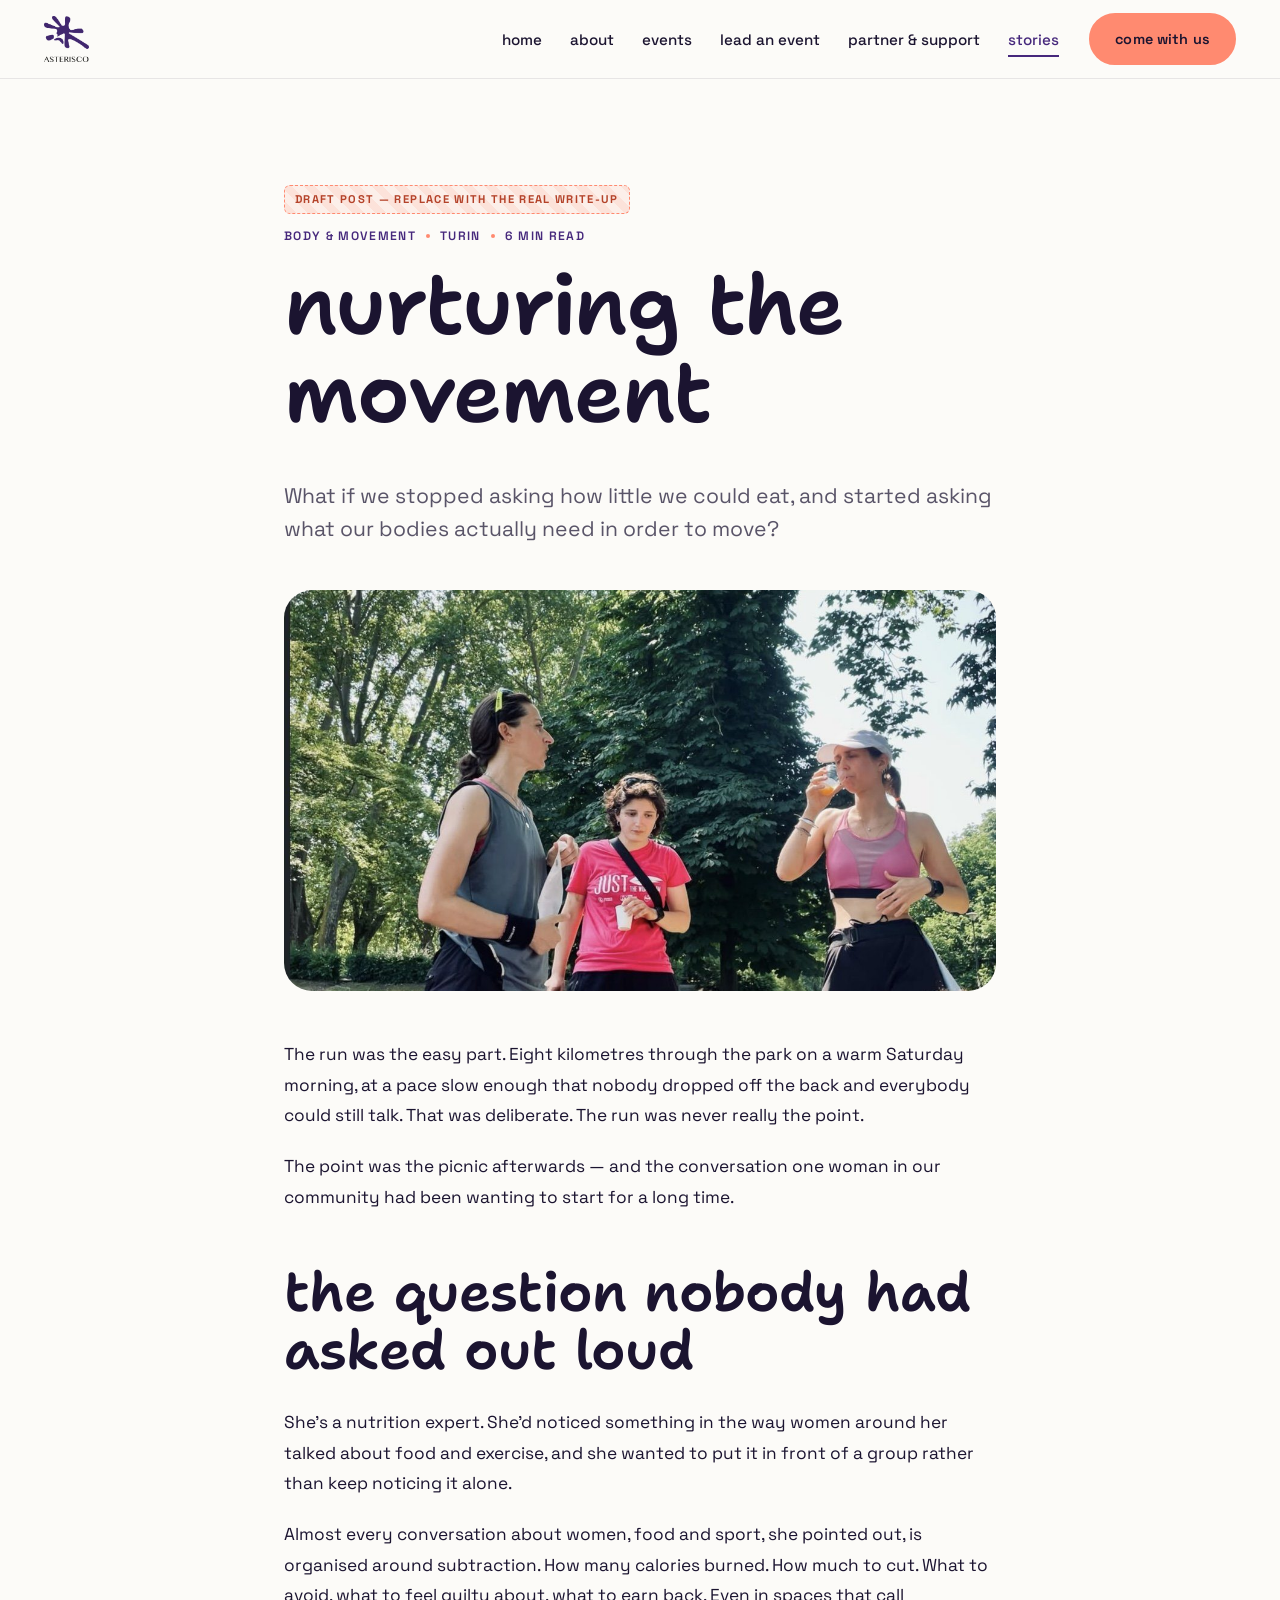
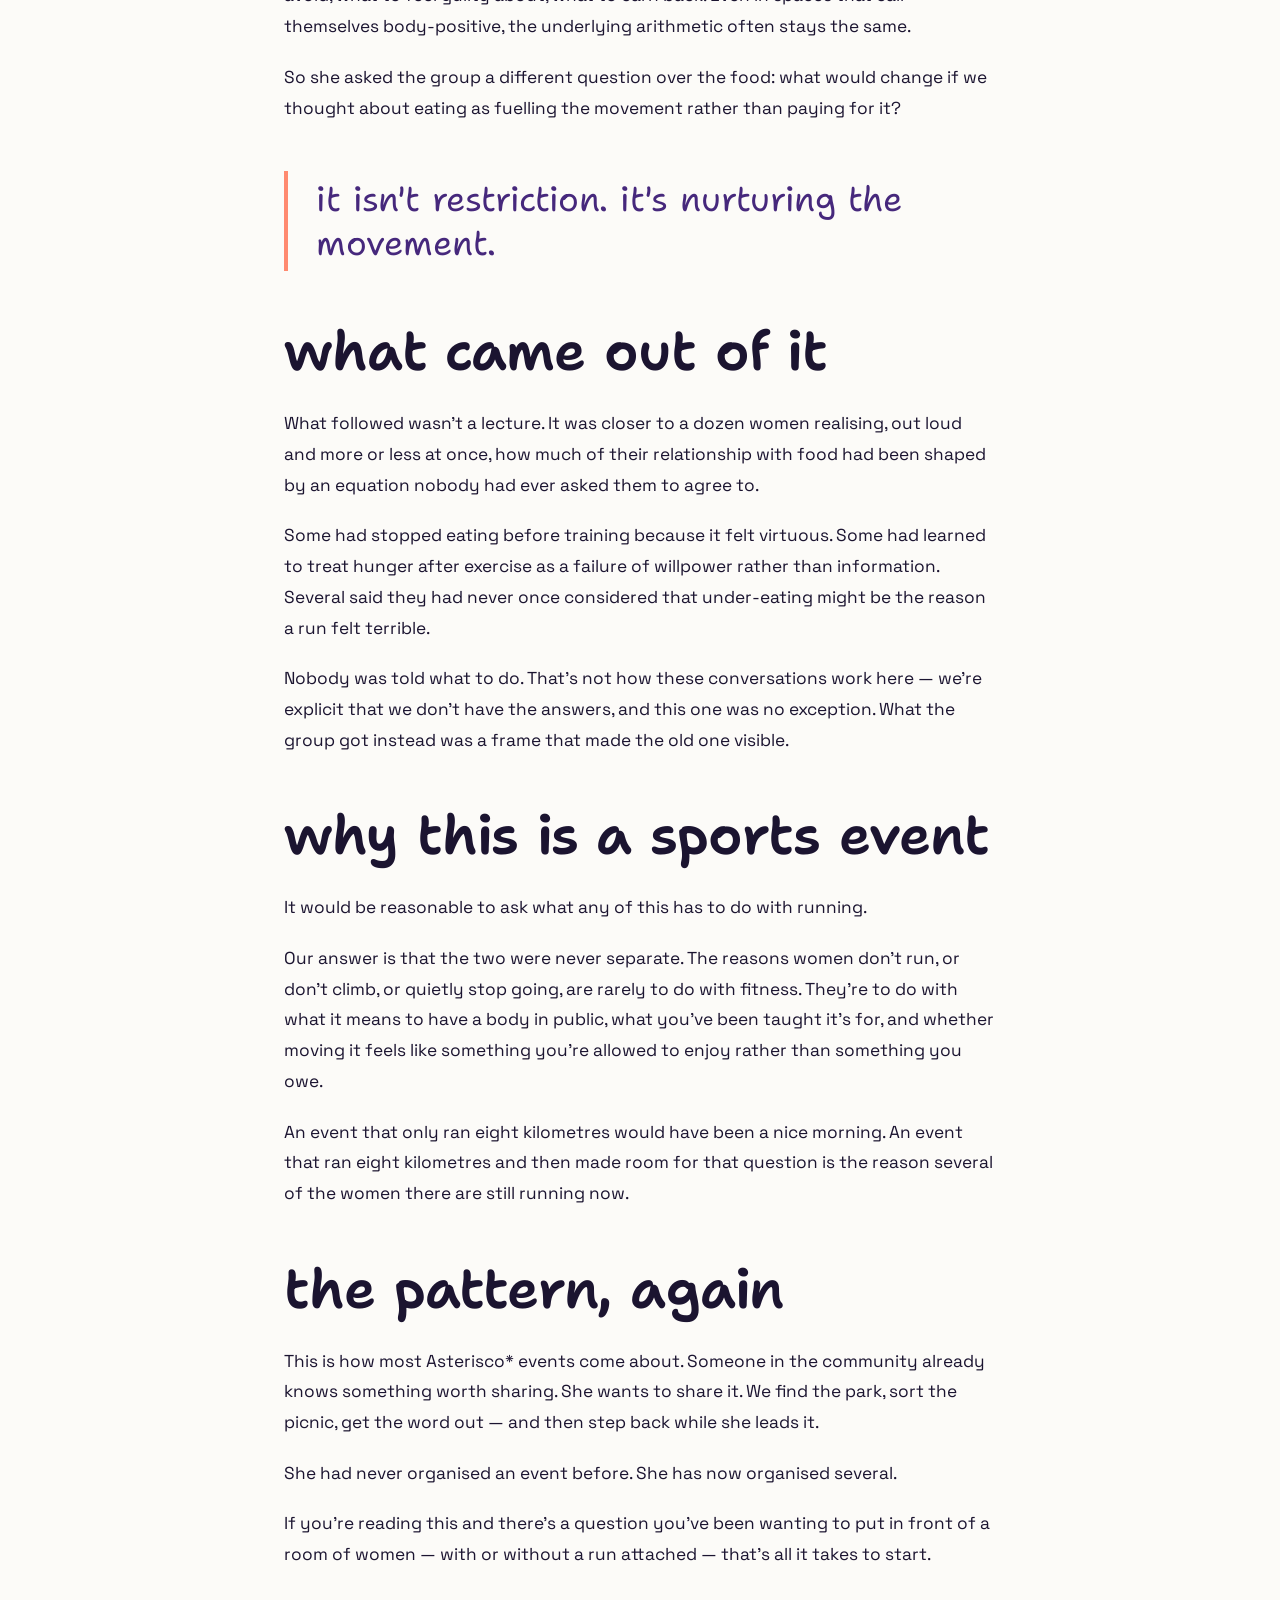
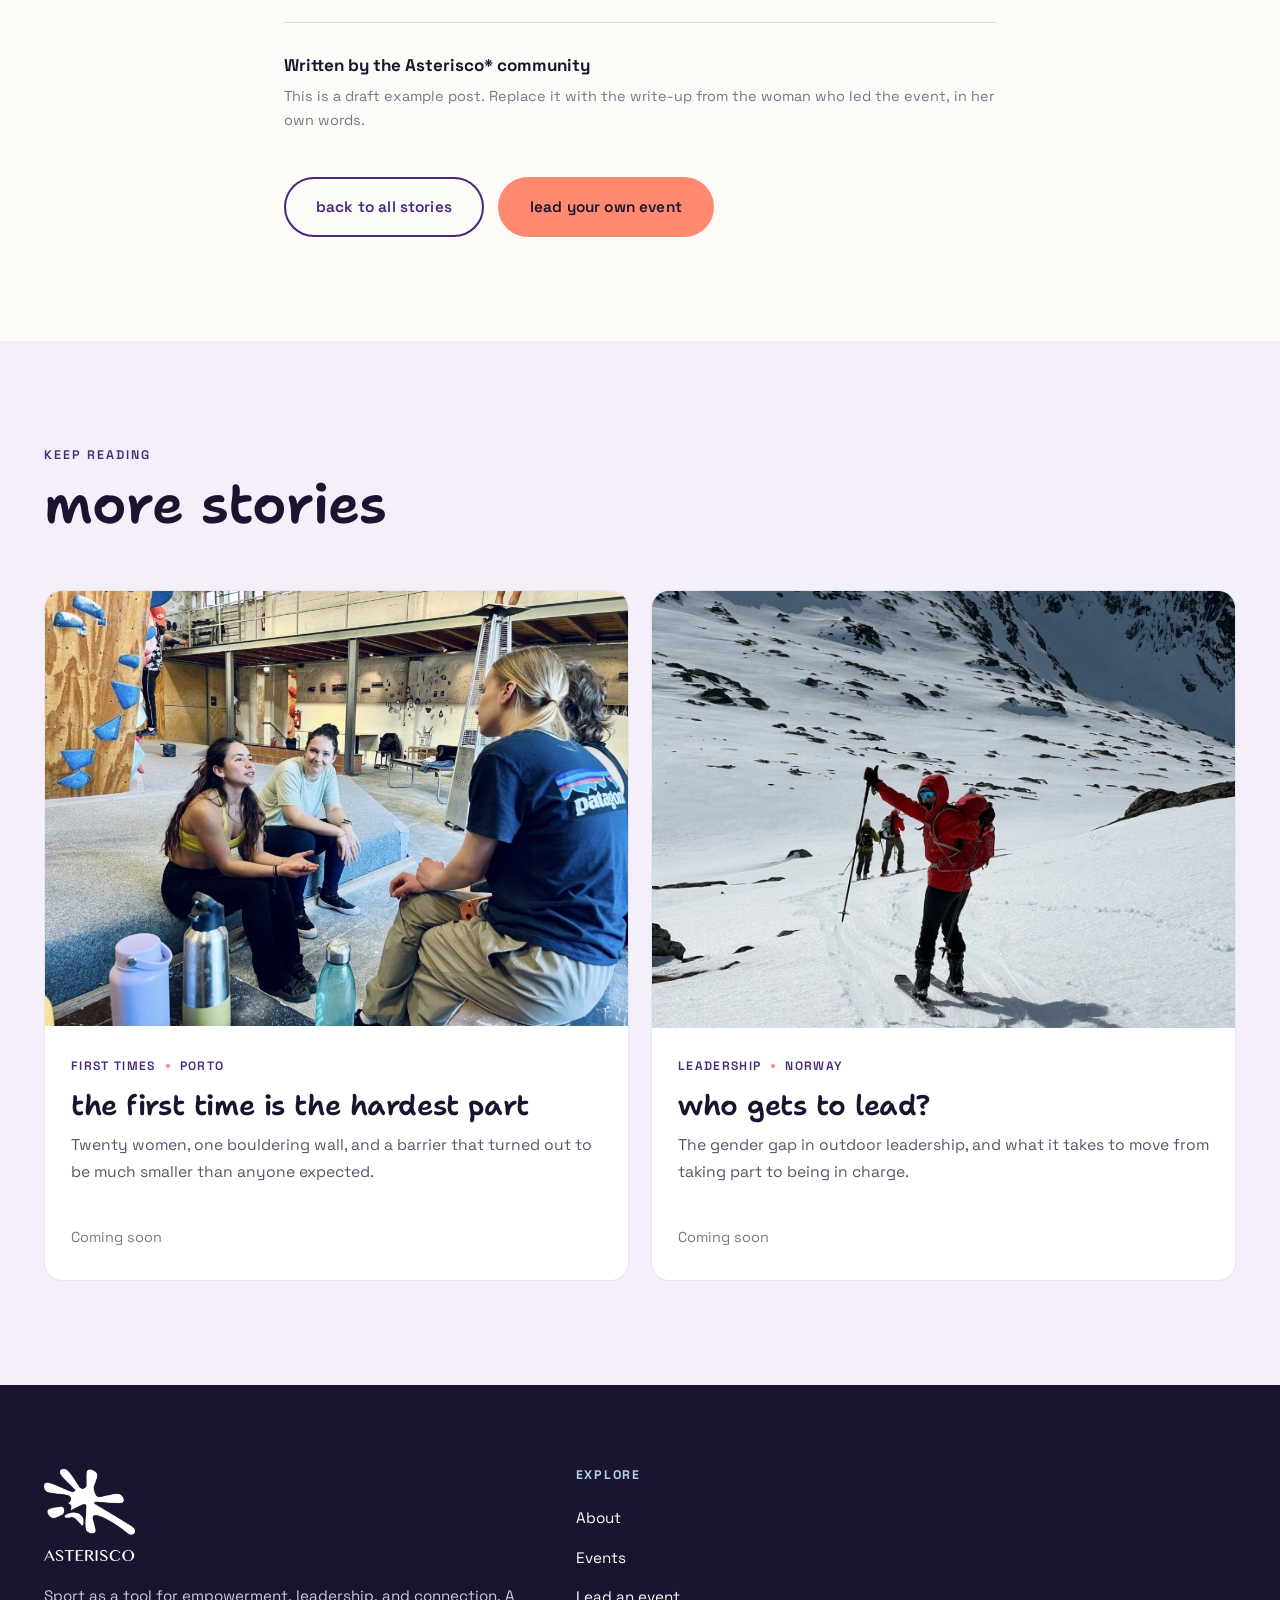
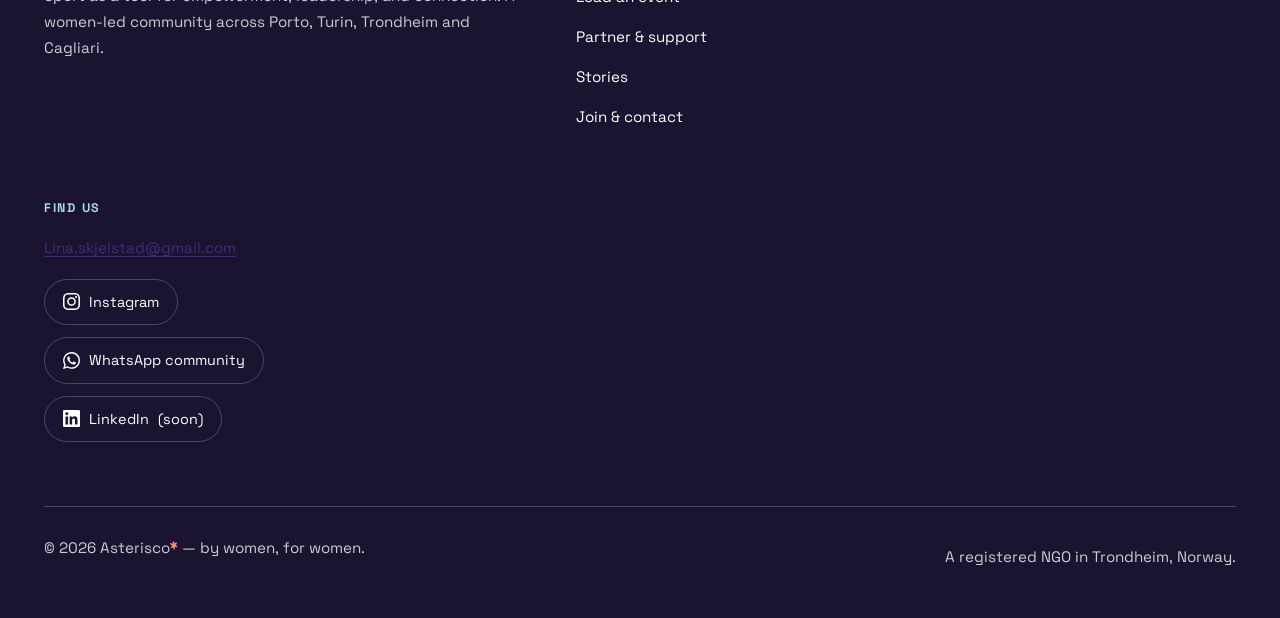
<file: stories-nurturing-the-movement.html>
<!DOCTYPE html>
<html lang="en">
<head>
<meta charset="utf-8">
<meta name="viewport" content="width=device-width, initial-scale=1">

<title>Nurturing the Movement — Women, Food &amp; Running | Asterisco*</title>
<meta name="description" content="A nutrition expert led a social run and picnic in Turin, and asked us to stop thinking about food as restriction. What if we asked what our bodies need to move instead?">
<meta name="keywords" content="women and nutrition, women's running group, beginner-friendly women's sport, women's sports community Turin, body image sport">
<link rel="canonical" href="https://asteriscoworld.com/stories-nurturing-the-movement.html">

<meta property="og:type" content="article">
<meta property="og:site_name" content="Asterisco*">
<meta property="og:title" content="Nurturing the Movement — Rethinking Women, Food and Running">
<meta property="og:description" content="What if we stopped asking how little we could eat, and started asking what our bodies need to move?">
<meta property="og:image" content="https://asteriscoworld.com/assets/img/photos/nutrition-run-picnic-turin.jpg">
<meta property="og:url" content="https://asteriscoworld.com/stories-nurturing-the-movement.html">
<meta name="twitter:card" content="summary_large_image">

<link rel="icon" href="favicon.ico" sizes="any">
<link rel="icon" href="assets/img/favicon-512.png" type="image/png">
<link rel="apple-touch-icon" href="assets/img/apple-touch-icon.png">

<link rel="preload" href="assets/fonts/shantell-sans-latin.woff2" as="font" type="font/woff2" crossorigin>
<link rel="preload" href="assets/fonts/space-grotesk-latin.woff2" as="font" type="font/woff2" crossorigin>
<link rel="stylesheet" href="assets/css/fonts.css">
<link rel="stylesheet" href="assets/css/style.css">
</head>
<body>

<a class="skip-link" href="#main">Skip to content</a>

<header class="site-header">
  <div class="container site-header__inner">
    <a class="brand" href="index.html" aria-label="Asterisco* home">
      <img src="assets/img/logo-full.png" alt="Asterisco* logo — a violet paint-splatter asterisk above the word Asterisco" width="1200" height="1219">
    </a>
    <nav class="nav" aria-label="Main">
      <button class="nav-toggle" type="button" aria-expanded="false" aria-controls="primary-menu" aria-label="Open menu">
        <span></span><span></span><span></span>
      </button>
      <ul class="nav__list" id="primary-menu">
        <li><a class="nav__link" href="index.html">home</a></li>
        <li><a class="nav__link" href="about.html">about</a></li>
        <li><a class="nav__link" href="events.html">events</a></li>
        <li><a class="nav__link" href="lead-an-event.html">lead an event</a></li>
        <li><a class="nav__link" href="support.html">partner &amp; support</a></li>
        <li><a class="nav__link" href="stories.html" aria-current="page">stories</a></li>
        <li class="nav__mobile-only"><a class="nav__link" href="contact.html">join &amp; contact</a></li>
      </ul>
      <a class="btn btn--primary nav__cta" href="contact.html">come with us</a>
    </nav>
  </div>
</header>

<main id="main">

  <article class="section">
    <div class="container container--narrow">

      <span class="placeholder">Draft post — replace with the real write-up</span>

      <div class="meta">
        <span>Body &amp; movement</span>
        <span class="meta__dot" aria-hidden="true"></span>
        <span>Turin</span>
        <span class="meta__dot" aria-hidden="true"></span>
        <span>6 min read</span>
      </div>

      <h1>nurturing the movement</h1>
      <p class="lead">What if we stopped asking how little we could eat, and started asking what our bodies actually need in order to move?</p>

      <div class="article__hero" style="margin-top:44px">
        <img src="assets/img/photos/nutrition-run-picnic-turin.jpg" alt="Three women standing in a sunny park in Turin after a group run, drinking juice and talking" width="1179" height="878" fetchpriority="high">
      </div>

      <div class="article">
        <p>The run was the easy part. Eight kilometres through the park on a warm Saturday morning, at a pace slow enough that nobody dropped off the back and everybody could still talk. That was deliberate. The run was never really the point.</p>

        <p>The point was the picnic afterwards — and the conversation one woman in our community had been wanting to start for a long time.</p>

        <h2>the question nobody had asked out loud</h2>

        <p>She's a nutrition expert. She'd noticed something in the way women around her talked about food and exercise, and she wanted to put it in front of a group rather than keep noticing it alone.</p>

        <p>Almost every conversation about women, food and sport, she pointed out, is organised around subtraction. How many calories burned. How much to cut. What to avoid, what to feel guilty about, what to earn back. Even in spaces that call themselves body-positive, the underlying arithmetic often stays the same.</p>

        <p>So she asked the group a different question over the food: what would change if we thought about eating as fuelling the movement rather than paying for it?</p>

        <div class="pullquote">it isn't restriction. it's nurturing the movement.</div>

        <h2>what came out of it</h2>

        <p>What followed wasn't a lecture. It was closer to a dozen women realising, out loud and more or less at once, how much of their relationship with food had been shaped by an equation nobody had ever asked them to agree to.</p>

        <p>Some had stopped eating before training because it felt virtuous. Some had learned to treat hunger after exercise as a failure of willpower rather than information. Several said they had never once considered that under-eating might be the reason a run felt terrible.</p>

        <p>Nobody was told what to do. That's not how these conversations work here — we're explicit that we don't have the answers, and this one was no exception. What the group got instead was a frame that made the old one visible.</p>

        <h2>why this is a sports event</h2>

        <p>It would be reasonable to ask what any of this has to do with running.</p>

        <p>Our answer is that the two were never separate. The reasons women don't run, or don't climb, or quietly stop going, are rarely to do with fitness. They're to do with what it means to have a body in public, what you've been taught it's for, and whether moving it feels like something you're allowed to enjoy rather than something you owe.</p>

        <p>An event that only ran eight kilometres would have been a nice morning. An event that ran eight kilometres and then made room for that question is the reason several of the women there are still running now.</p>

        <h2>the pattern, again</h2>

        <p>This is how most Asterisco* events come about. Someone in the community already knows something worth sharing. She wants to share it. We find the park, sort the picnic, get the word out — and then step back while she leads it.</p>

        <p>She had never organised an event before. She has now organised several.</p>

        <p>If you're reading this and there's a question you've been wanting to put in front of a room of women — with or without a run attached — that's all it takes to start.</p>
      </div>

      <div class="author">
        <div>
          <p style="margin-bottom:4px"><strong>Written by the Asterisco* community</strong></p>
          <p class="muted small" style="margin:0">This is a draft example post. Replace it with the write-up from the woman who led the event, in her own words.</p>
        </div>
      </div>

      <div class="btn-row" style="margin-top:44px">
        <a class="btn btn--outline" href="stories.html">back to all stories</a>
        <a class="btn btn--primary" href="lead-an-event.html">lead your own event</a>
      </div>

    </div>
  </article>

  <!-- ===== RELATED ===== -->
  <section class="section section--lilac">
    <div class="container">
      <div class="section-head">
        <p class="eyebrow">Keep reading</p>
        <h2>more stories</h2>
      </div>
      <div class="row row--tight">
        <div class="col col-2">
          <article class="card">
            <div class="card__media">
              <img src="assets/img/photos/climbing-gym-conversation-porto.jpg" alt="Three women sitting on crash mats at a Porto climbing gym, talking between climbs" width="992" height="761" loading="lazy">
            </div>
            <div class="card__body">
              <div class="meta"><span>First times</span><span class="meta__dot" aria-hidden="true"></span><span>Porto</span></div>
              <h3>the first time is the hardest part</h3>
              <p>Twenty women, one bouldering wall, and a barrier that turned out to be much smaller than anyone expected.</p>
              <div class="card__foot"><span class="muted small">Coming soon</span></div>
            </div>
          </article>
        </div>
        <div class="col col-2">
          <article class="card">
            <div class="card__media">
              <img src="assets/img/photos/ski-touring-norway.jpg" alt="A woman ski touring uphill across a snowfield below steep Norwegian peaks" width="1350" height="1800" loading="lazy">
            </div>
            <div class="card__body">
              <div class="meta"><span>Leadership</span><span class="meta__dot" aria-hidden="true"></span><span>Norway</span></div>
              <h3>who gets to lead?</h3>
              <p>The gender gap in outdoor leadership, and what it takes to move from taking part to being in charge.</p>
              <div class="card__foot"><span class="muted small">Coming soon</span></div>
            </div>
          </article>
        </div>
      </div>
    </div>
  </section>

</main>

<footer class="site-footer">
  <div class="container">
    <div class="row row--wide">
      <div class="col col-5 site-footer__brand">
        <img src="assets/img/logo-full-white.png" alt="Asterisco* logo" width="1200" height="1219" loading="lazy">
        <p>Sport as a tool for empowerment, leadership, and connection. A women-led community across Porto, Turin, Trondheim and Cagliari.</p>
      </div>
      <div class="col col-3">
        <h3>Explore</h3>
        <ul class="footer-nav">
          <li><a href="about.html">About</a></li>
          <li><a href="events.html">Events</a></li>
          <li><a href="lead-an-event.html">Lead an event</a></li>
          <li><a href="support.html">Partner &amp; support</a></li>
          <li><a href="stories.html">Stories</a></li>
          <li><a href="contact.html">Join &amp; contact</a></li>
        </ul>
      </div>
      <div class="col col-4">
        <h3>Find us</h3>
        <p><a href="mailto:Lina.skjelstad@gmail.com">Lina.skjelstad@gmail.com</a></p>
        <div class="social">
          <a href="https://www.instagram.com/asterisco.wld/" target="_blank" rel="noopener">
            <svg viewBox="0 0 24 24" aria-hidden="true"><path d="M12 2.16c3.2 0 3.58.01 4.85.07 1.17.05 1.8.25 2.23.41.56.22.96.48 1.38.9.42.42.68.82.9 1.38.16.42.36 1.06.41 2.23.06 1.27.07 1.65.07 4.85s-.01 3.58-.07 4.85c-.05 1.17-.25 1.8-.41 2.23-.22.56-.48.96-.9 1.38-.42.42-.82.68-1.38.9-.42.16-1.06.36-2.23.41-1.27.06-1.65.07-4.85.07s-3.58-.01-4.85-.07c-1.17-.05-1.8-.25-2.23-.41-.56-.22-.96-.48-1.38-.9-.42-.42-.68-.82-.9-1.38-.16-.42-.36-1.06-.41-2.23C2.17 15.58 2.16 15.2 2.16 12s.01-3.58.07-4.85c.05-1.17.25-1.8.41-2.23.22-.56.48-.96.9-1.38.42-.42.82-.68 1.38-.9.42-.16 1.06-.36 2.23-.41C8.42 2.17 8.8 2.16 12 2.16M12 0C8.74 0 8.33.01 7.05.07 5.78.13 4.9.33 4.14.63c-.79.31-1.46.72-2.13 1.38C1.35 2.68.94 3.35.63 4.14.33 4.9.13 5.78.07 7.05.01 8.33 0 8.74 0 12s.01 3.67.07 4.95c.06 1.27.26 2.15.56 2.91.31.79.72 1.46 1.38 2.13.67.66 1.34 1.07 2.13 1.38.76.3 1.64.5 2.91.56C8.33 23.99 8.74 24 12 24s3.67-.01 4.95-.07c1.27-.06 2.15-.26 2.91-.56.79-.31 1.46-.72 2.13-1.38.66-.67 1.07-1.34 1.38-2.13.3-.76.5-1.64.56-2.91.06-1.28.07-1.69.07-4.95s-.01-3.67-.07-4.95c-.06-1.27-.26-2.15-.56-2.91-.31-.79-.72-1.46-1.38-2.13C21.32 1.35 20.65.94 19.86.63c-.76-.3-1.64-.5-2.91-.56C15.67.01 15.26 0 12 0z"/><path d="M12 5.84A6.16 6.16 0 1 0 18.16 12 6.16 6.16 0 0 0 12 5.84zM12 16a4 4 0 1 1 4-4 4 4 0 0 1-4 4z"/><circle cx="18.41" cy="5.59" r="1.44"/></svg>
            Instagram
          </a>
          <a href="https://chat.whatsapp.com/HBhcw0KJ25LJq2RqNpKR7T" target="_blank" rel="noopener">
            <svg viewBox="0 0 24 24" aria-hidden="true"><path d="M17.472 14.382c-.297-.149-1.758-.867-2.03-.967-.273-.099-.471-.148-.67.15-.197.297-.767.966-.94 1.164-.173.199-.347.223-.644.075-.297-.15-1.255-.463-2.39-1.475-.883-.788-1.48-1.761-1.653-2.059-.173-.297-.018-.458.13-.606.134-.133.298-.347.446-.52.149-.174.198-.298.298-.497.099-.198.05-.371-.025-.52-.075-.149-.669-1.612-.916-2.207-.242-.579-.487-.5-.669-.51-.173-.008-.371-.01-.57-.01-.198 0-.52.074-.792.372-.272.297-1.04 1.016-1.04 2.479 0 1.462 1.065 2.875 1.213 3.074.149.198 2.096 3.2 5.077 4.487.709.306 1.262.489 1.694.625.712.227 1.36.195 1.871.118.571-.085 1.758-.719 2.006-1.413.248-.694.248-1.289.173-1.413-.074-.124-.272-.198-.57-.347m-5.421 7.403h-.004a9.87 9.87 0 01-5.031-1.378l-.361-.214-3.741.982.998-3.648-.235-.374a9.86 9.86 0 01-1.51-5.26c.001-5.45 4.436-9.884 9.888-9.884 2.64 0 5.122 1.03 6.988 2.898a9.825 9.825 0 012.893 6.994c-.003 5.45-4.437 9.884-9.885 9.884m8.413-18.297A11.815 11.815 0 0012.05 0C5.495 0 .16 5.335.157 11.892c0 2.096.547 4.142 1.588 5.945L.057 24l6.305-1.654a11.882 11.882 0 005.683 1.448h.005c6.554 0 11.89-5.335 11.893-11.893A11.821 11.821 0 0020.885 3.488"/></svg>
            WhatsApp community
          </a>
          <a href="contact.html" aria-label="LinkedIn — profile coming soon">
            <svg viewBox="0 0 24 24" aria-hidden="true"><path d="M20.45 20.45h-3.56v-5.57c0-1.33-.02-3.04-1.85-3.04-1.85 0-2.14 1.45-2.14 2.94v5.67H9.35V9h3.41v1.56h.05a3.74 3.74 0 0 1 3.37-1.85c3.6 0 4.27 2.37 4.27 5.46zM5.34 7.43a2.07 2.07 0 1 1 2.06-2.07 2.07 2.07 0 0 1-2.06 2.07zM7.12 20.45H3.55V9h3.57zM22.22 0H1.77A1.76 1.76 0 0 0 0 1.73v20.54A1.76 1.76 0 0 0 1.77 24h20.45A1.77 1.77 0 0 0 24 22.27V1.73A1.77 1.77 0 0 0 22.22 0z"/></svg>
            LinkedIn <span class="small">(soon)</span>
          </a>
        </div>
      </div>
    </div>
    <div class="site-footer__bottom">
      <p>&copy; 2026 Asterisco<span class="ast">*</span> — by women, for women.</p>
      <p>A registered NGO in Trondheim, Norway.</p>
    </div>
  </div>
</footer>

<script src="assets/js/main.js"></script>
</body>
</html>
</file>
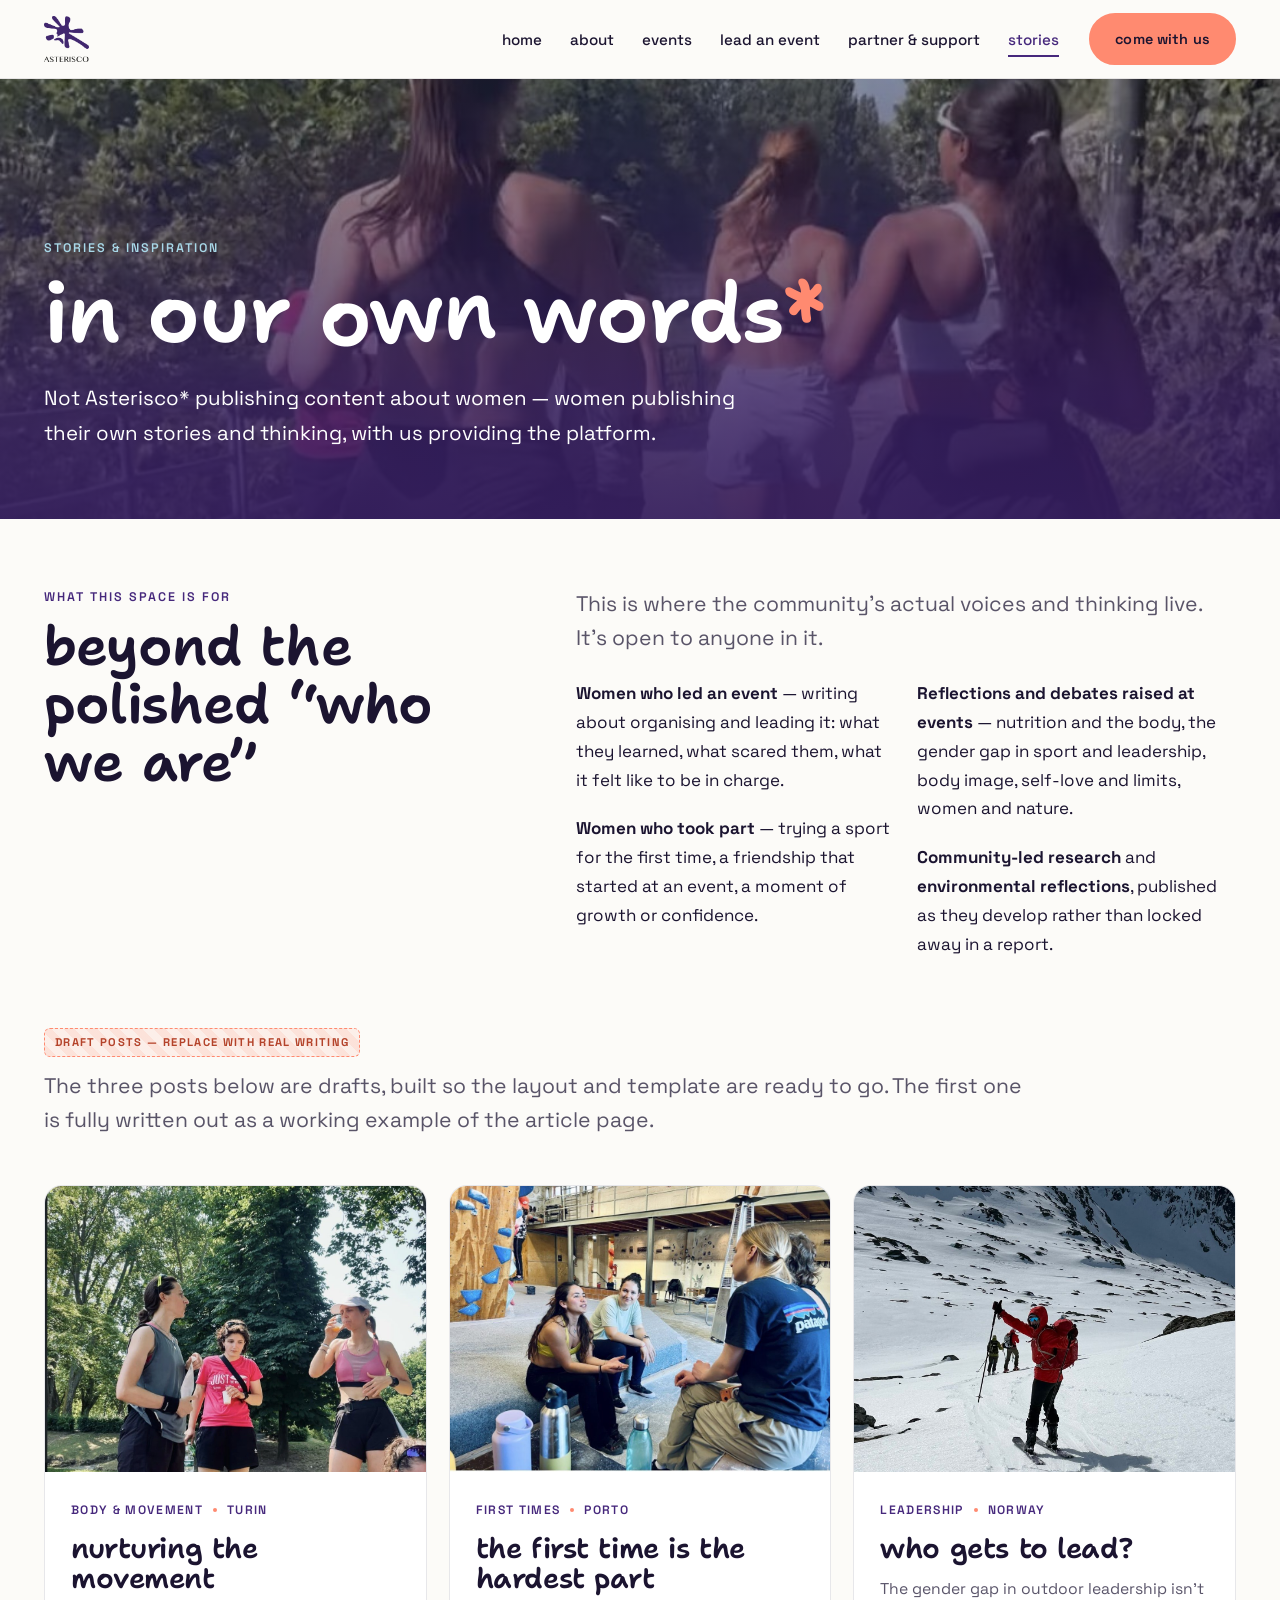
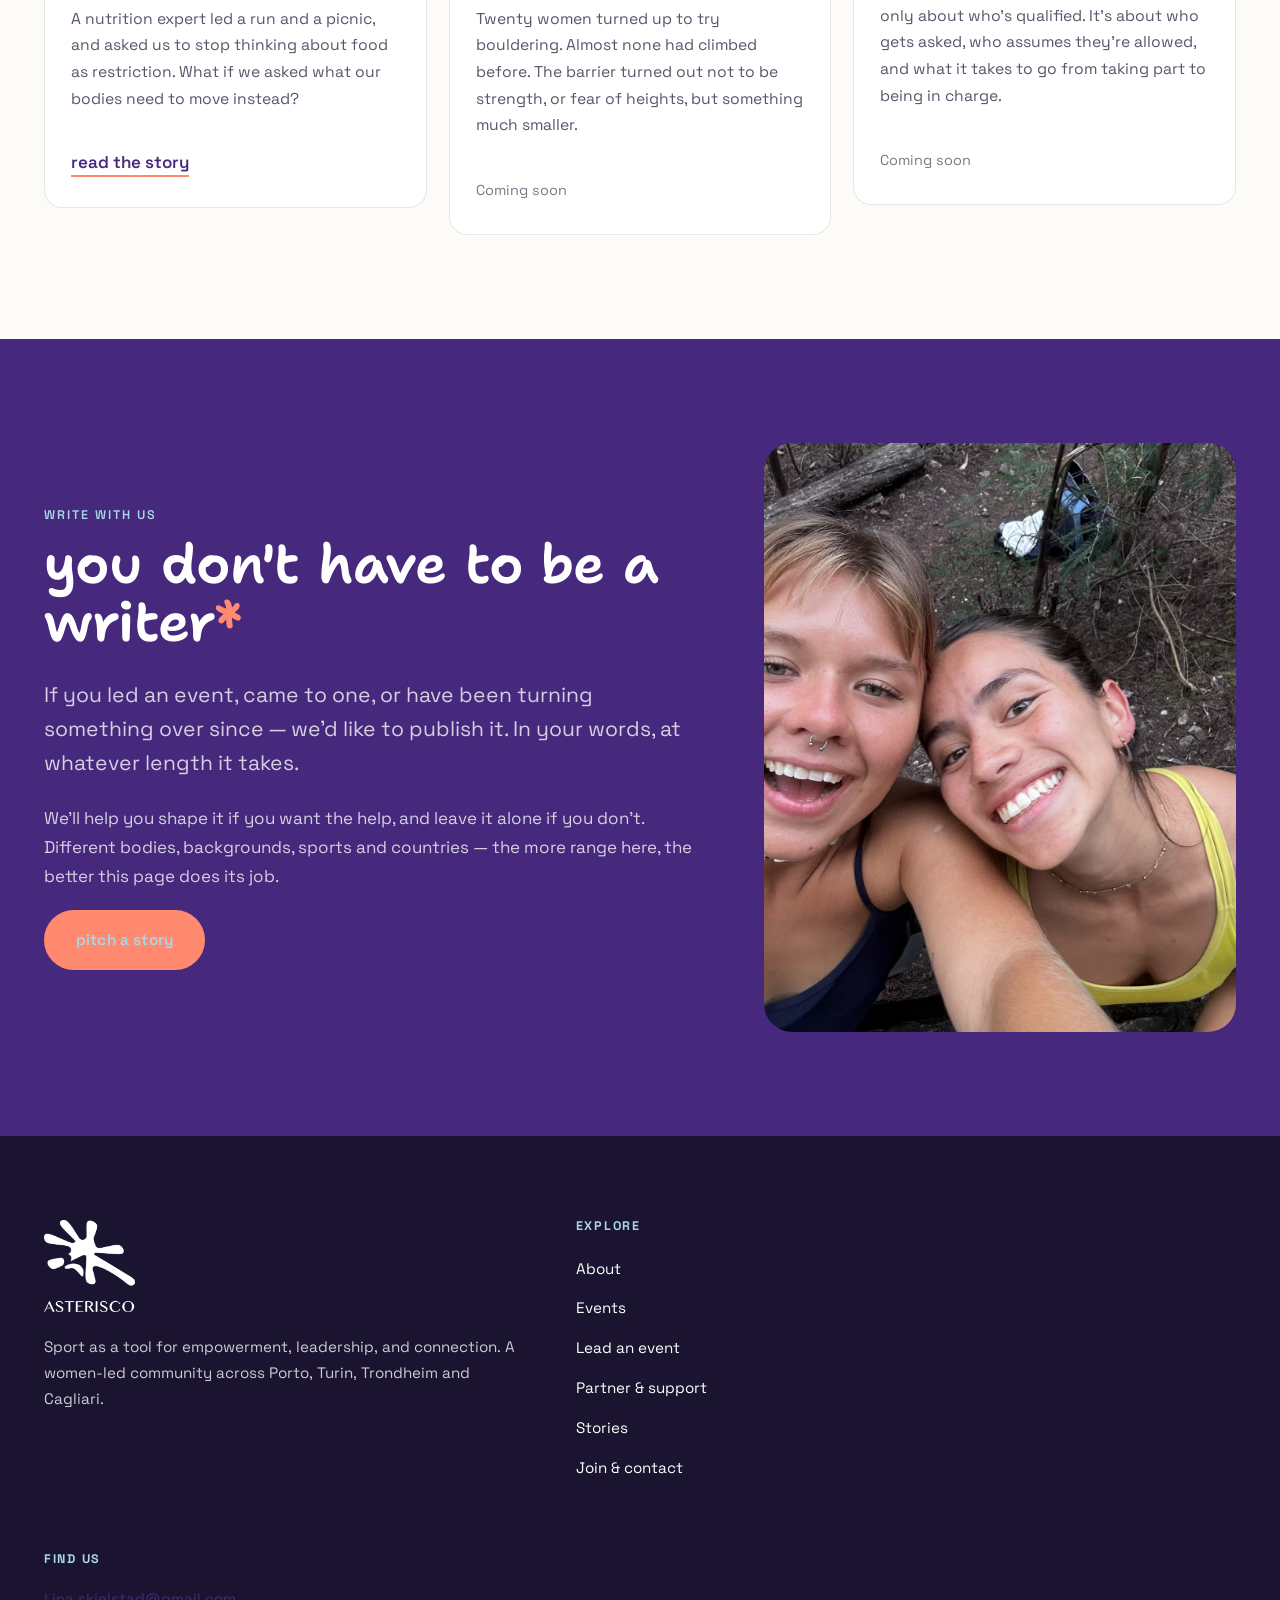
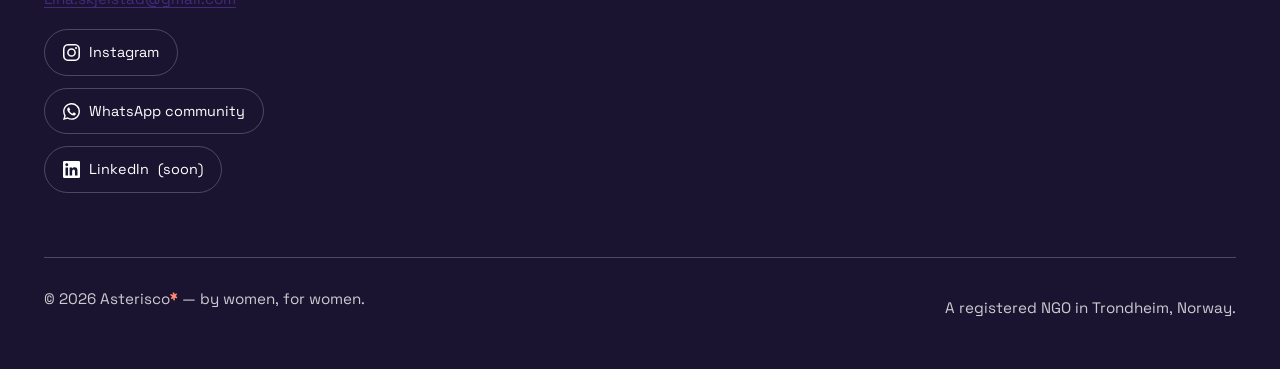
<file: stories.html>
<!DOCTYPE html>
<html lang="en">
<head>
<meta charset="utf-8">
<meta name="viewport" content="width=device-width, initial-scale=1">

<title>Stories — Women Writing About Sport &amp; Nature | Asterisco*</title>
<meta name="description" content="The Asterisco* blog: women writing about their first time in a new sport, leading their own event, and the conversations raised along the way — body image, food, money, nature and the gender gap in sport.">
<meta name="keywords" content="women's sports community, women in outdoor leadership, women's stories sport, beginner-friendly women's sport, gender gap in sport, women and nature">
<link rel="canonical" href="https://asteriscoworld.com/stories.html">

<meta property="og:type" content="website">
<meta property="og:site_name" content="Asterisco*">
<meta property="og:title" content="Stories — Asterisco*">
<meta property="og:description" content="Not Asterisco publishing about women — women publishing their own stories and thinking.">
<meta property="og:image" content="https://asteriscoworld.com/assets/img/photos/trail-run-turin.jpg">
<meta property="og:url" content="https://asteriscoworld.com/stories.html">
<meta name="twitter:card" content="summary_large_image">

<link rel="icon" href="favicon.ico" sizes="any">
<link rel="icon" href="assets/img/favicon-512.png" type="image/png">
<link rel="apple-touch-icon" href="assets/img/apple-touch-icon.png">

<link rel="preload" href="assets/fonts/shantell-sans-latin.woff2" as="font" type="font/woff2" crossorigin>
<link rel="preload" href="assets/fonts/space-grotesk-latin.woff2" as="font" type="font/woff2" crossorigin>
<link rel="stylesheet" href="assets/css/fonts.css">
<link rel="stylesheet" href="assets/css/style.css">
</head>
<body>

<a class="skip-link" href="#main">Skip to content</a>

<header class="site-header">
  <div class="container site-header__inner">
    <a class="brand" href="index.html" aria-label="Asterisco* home">
      <img src="assets/img/logo-full.png" alt="Asterisco* logo — a violet paint-splatter asterisk above the word Asterisco" width="1200" height="1219">
    </a>
    <nav class="nav" aria-label="Main">
      <button class="nav-toggle" type="button" aria-expanded="false" aria-controls="primary-menu" aria-label="Open menu">
        <span></span><span></span><span></span>
      </button>
      <ul class="nav__list" id="primary-menu">
        <li><a class="nav__link" href="index.html">home</a></li>
        <li><a class="nav__link" href="about.html">about</a></li>
        <li><a class="nav__link" href="events.html">events</a></li>
        <li><a class="nav__link" href="lead-an-event.html">lead an event</a></li>
        <li><a class="nav__link" href="support.html">partner &amp; support</a></li>
        <li><a class="nav__link" href="stories.html" aria-current="page">stories</a></li>
        <li class="nav__mobile-only"><a class="nav__link" href="contact.html">join &amp; contact</a></li>
      </ul>
      <a class="btn btn--primary nav__cta" href="contact.html">come with us</a>
    </nav>
  </div>
</header>

<main id="main">

  <!-- ===== HERO ===== -->
  <section class="hero hero--page">
    <div class="hero__media">
      <img src="assets/img/photos/trail-run-turin.jpg" alt="A group of women running away from the camera along a shaded path on a summer morning" width="1110" height="917" fetchpriority="high">
    </div>
    <div class="container hero__inner">
      <p class="eyebrow eyebrow--onviolet">Stories &amp; inspiration</p>
      <h1>in our <span class="tilt-l">own</span> words<span class="ast">*</span></h1>
      <p class="hero__text">Not Asterisco* publishing content about women — women publishing their own stories and thinking, with us providing the platform.</p>
    </div>
  </section>

  <!-- ===== WHAT THIS IS ===== -->
  <section class="section section--tight">
    <div class="container">
      <div class="row row--wide">
        <div class="col col-5">
          <p class="eyebrow">What this space is for</p>
          <h2>beyond the polished “who we are”</h2>
        </div>
        <div class="col col-7 stack">
          <p class="lead">This is where the community's actual voices and thinking live. It's open to anyone in it.</p>
          <div class="row row--tight" style="margin-top:8px">
            <div class="col col-2">
              <p><strong>Women who led an event</strong> — writing about organising and leading it: what they learned, what scared them, what it felt like to be in charge.</p>
              <p><strong>Women who took part</strong> — trying a sport for the first time, a friendship that started at an event, a moment of growth or confidence.</p>
            </div>
            <div class="col col-2">
              <p><strong>Reflections and debates raised at events</strong> — nutrition and the body, the gender gap in sport and leadership, body image, self-love and limits, women and nature.</p>
              <p><strong>Community-led research</strong> and <strong>environmental reflections</strong>, published as they develop rather than locked away in a report.</p>
            </div>
          </div>
        </div>
      </div>
    </div>
  </section>

  <!-- ===== POSTS ===== -->
  <section class="section section--flush-top">
    <div class="container">
      <span class="placeholder">Draft posts — replace with real writing</span>
      <p class="lead" style="max-width:70ch;margin-bottom:48px">The three posts below are drafts, built so the layout and template are ready to go. The first one is fully written out as a working example of the article page.</p>

      <div class="row row--tight">

        <div class="col col-3">
          <article class="card">
            <div class="card__media">
              <img src="assets/img/photos/nutrition-run-picnic-turin.jpg" alt="Three women talking in a sunny Turin park after a social run, holding drinks" width="1179" height="878" loading="lazy">
            </div>
            <div class="card__body">
              <div class="meta"><span>Body &amp; movement</span><span class="meta__dot" aria-hidden="true"></span><span>Turin</span></div>
              <h3>nurturing the movement</h3>
              <p>A nutrition expert led a run and a picnic, and asked us to stop thinking about food as restriction. What if we asked what our bodies need to move instead?</p>
              <div class="card__foot"><a class="textlink" href="stories-nurturing-the-movement.html">read the story</a></div>
            </div>
          </article>
        </div>

        <div class="col col-3">
          <article class="card">
            <div class="card__media">
              <img src="assets/img/photos/climbing-gym-conversation-porto.jpg" alt="Three women sitting on crash mats at a Porto climbing gym, talking between climbs" width="992" height="761" loading="lazy">
            </div>
            <div class="card__body">
              <div class="meta"><span>First times</span><span class="meta__dot" aria-hidden="true"></span><span>Porto</span></div>
              <h3>the first time is the hardest part</h3>
              <p>Twenty women turned up to try bouldering. Almost none had climbed before. The barrier turned out not to be strength, or fear of heights, but something much smaller.</p>
              <div class="card__foot"><span class="muted small">Coming soon</span></div>
            </div>
          </article>
        </div>

        <div class="col col-3">
          <article class="card">
            <div class="card__media">
              <img src="assets/img/photos/ski-touring-norway.jpg" alt="A woman ski touring uphill across a snowfield below steep Norwegian peaks" width="1350" height="1800" loading="lazy">
            </div>
            <div class="card__body">
              <div class="meta"><span>Leadership</span><span class="meta__dot" aria-hidden="true"></span><span>Norway</span></div>
              <h3>who gets to lead?</h3>
              <p>The gender gap in outdoor leadership isn't only about who's qualified. It's about who gets asked, who assumes they're allowed, and what it takes to go from taking part to being in charge.</p>
              <div class="card__foot"><span class="muted small">Coming soon</span></div>
            </div>
          </article>
        </div>

      </div>
    </div>
  </section>

  <!-- ===== WRITE WITH US ===== -->
  <section class="section section--violet">
    <div class="container">
      <div class="row row--wide row--center">
        <div class="col col-7 stack">
          <p class="eyebrow eyebrow--onviolet">Write with us</p>
          <h2>you don't have to be a writer<span class="ast">*</span></h2>
          <p class="lead lead--onviolet">If you led an event, came to one, or have been turning something over since — we'd like to publish it. In your words, at whatever length it takes.</p>
          <p style="color:var(--white-75)">We'll help you shape it if you want the help, and leave it alone if you don't. Different bodies, backgrounds, sports and countries — the more range here, the better this page does its job.</p>
          <div class="btn-row">
            <a class="btn btn--primary" href="contact.html">pitch a story</a>
          </div>
        </div>
        <div class="col col-5">
          <div class="split__media">
            <img src="assets/img/photos/friends-outdoors.jpg" alt="Two women resting their heads together outdoors after a climb, both laughing" width="1200" height="1600" loading="lazy">
          </div>
        </div>
      </div>
    </div>
  </section>

</main>

<footer class="site-footer">
  <div class="container">
    <div class="row row--wide">
      <div class="col col-5 site-footer__brand">
        <img src="assets/img/logo-full-white.png" alt="Asterisco* logo" width="1200" height="1219" loading="lazy">
        <p>Sport as a tool for empowerment, leadership, and connection. A women-led community across Porto, Turin, Trondheim and Cagliari.</p>
      </div>
      <div class="col col-3">
        <h3>Explore</h3>
        <ul class="footer-nav">
          <li><a href="about.html">About</a></li>
          <li><a href="events.html">Events</a></li>
          <li><a href="lead-an-event.html">Lead an event</a></li>
          <li><a href="support.html">Partner &amp; support</a></li>
          <li><a href="stories.html">Stories</a></li>
          <li><a href="contact.html">Join &amp; contact</a></li>
        </ul>
      </div>
      <div class="col col-4">
        <h3>Find us</h3>
        <p><a href="mailto:Lina.skjelstad@gmail.com">Lina.skjelstad@gmail.com</a></p>
        <div class="social">
          <a href="https://www.instagram.com/asterisco.wld/" target="_blank" rel="noopener">
            <svg viewBox="0 0 24 24" aria-hidden="true"><path d="M12 2.16c3.2 0 3.58.01 4.85.07 1.17.05 1.8.25 2.23.41.56.22.96.48 1.38.9.42.42.68.82.9 1.38.16.42.36 1.06.41 2.23.06 1.27.07 1.65.07 4.85s-.01 3.58-.07 4.85c-.05 1.17-.25 1.8-.41 2.23-.22.56-.48.96-.9 1.38-.42.42-.82.68-1.38.9-.42.16-1.06.36-2.23.41-1.27.06-1.65.07-4.85.07s-3.58-.01-4.85-.07c-1.17-.05-1.8-.25-2.23-.41-.56-.22-.96-.48-1.38-.9-.42-.42-.68-.82-.9-1.38-.16-.42-.36-1.06-.41-2.23C2.17 15.58 2.16 15.2 2.16 12s.01-3.58.07-4.85c.05-1.17.25-1.8.41-2.23.22-.56.48-.96.9-1.38.42-.42.82-.68 1.38-.9.42-.16 1.06-.36 2.23-.41C8.42 2.17 8.8 2.16 12 2.16M12 0C8.74 0 8.33.01 7.05.07 5.78.13 4.9.33 4.14.63c-.79.31-1.46.72-2.13 1.38C1.35 2.68.94 3.35.63 4.14.33 4.9.13 5.78.07 7.05.01 8.33 0 8.74 0 12s.01 3.67.07 4.95c.06 1.27.26 2.15.56 2.91.31.79.72 1.46 1.38 2.13.67.66 1.34 1.07 2.13 1.38.76.3 1.64.5 2.91.56C8.33 23.99 8.74 24 12 24s3.67-.01 4.95-.07c1.27-.06 2.15-.26 2.91-.56.79-.31 1.46-.72 2.13-1.38.66-.67 1.07-1.34 1.38-2.13.3-.76.5-1.64.56-2.91.06-1.28.07-1.69.07-4.95s-.01-3.67-.07-4.95c-.06-1.27-.26-2.15-.56-2.91-.31-.79-.72-1.46-1.38-2.13C21.32 1.35 20.65.94 19.86.63c-.76-.3-1.64-.5-2.91-.56C15.67.01 15.26 0 12 0z"/><path d="M12 5.84A6.16 6.16 0 1 0 18.16 12 6.16 6.16 0 0 0 12 5.84zM12 16a4 4 0 1 1 4-4 4 4 0 0 1-4 4z"/><circle cx="18.41" cy="5.59" r="1.44"/></svg>
            Instagram
          </a>
          <a href="https://chat.whatsapp.com/HBhcw0KJ25LJq2RqNpKR7T" target="_blank" rel="noopener">
            <svg viewBox="0 0 24 24" aria-hidden="true"><path d="M17.472 14.382c-.297-.149-1.758-.867-2.03-.967-.273-.099-.471-.148-.67.15-.197.297-.767.966-.94 1.164-.173.199-.347.223-.644.075-.297-.15-1.255-.463-2.39-1.475-.883-.788-1.48-1.761-1.653-2.059-.173-.297-.018-.458.13-.606.134-.133.298-.347.446-.52.149-.174.198-.298.298-.497.099-.198.05-.371-.025-.52-.075-.149-.669-1.612-.916-2.207-.242-.579-.487-.5-.669-.51-.173-.008-.371-.01-.57-.01-.198 0-.52.074-.792.372-.272.297-1.04 1.016-1.04 2.479 0 1.462 1.065 2.875 1.213 3.074.149.198 2.096 3.2 5.077 4.487.709.306 1.262.489 1.694.625.712.227 1.36.195 1.871.118.571-.085 1.758-.719 2.006-1.413.248-.694.248-1.289.173-1.413-.074-.124-.272-.198-.57-.347m-5.421 7.403h-.004a9.87 9.87 0 01-5.031-1.378l-.361-.214-3.741.982.998-3.648-.235-.374a9.86 9.86 0 01-1.51-5.26c.001-5.45 4.436-9.884 9.888-9.884 2.64 0 5.122 1.03 6.988 2.898a9.825 9.825 0 012.893 6.994c-.003 5.45-4.437 9.884-9.885 9.884m8.413-18.297A11.815 11.815 0 0012.05 0C5.495 0 .16 5.335.157 11.892c0 2.096.547 4.142 1.588 5.945L.057 24l6.305-1.654a11.882 11.882 0 005.683 1.448h.005c6.554 0 11.89-5.335 11.893-11.893A11.821 11.821 0 0020.885 3.488"/></svg>
            WhatsApp community
          </a>
          <a href="contact.html" aria-label="LinkedIn — profile coming soon">
            <svg viewBox="0 0 24 24" aria-hidden="true"><path d="M20.45 20.45h-3.56v-5.57c0-1.33-.02-3.04-1.85-3.04-1.85 0-2.14 1.45-2.14 2.94v5.67H9.35V9h3.41v1.56h.05a3.74 3.74 0 0 1 3.37-1.85c3.6 0 4.27 2.37 4.27 5.46zM5.34 7.43a2.07 2.07 0 1 1 2.06-2.07 2.07 2.07 0 0 1-2.06 2.07zM7.12 20.45H3.55V9h3.57zM22.22 0H1.77A1.76 1.76 0 0 0 0 1.73v20.54A1.76 1.76 0 0 0 1.77 24h20.45A1.77 1.77 0 0 0 24 22.27V1.73A1.77 1.77 0 0 0 22.22 0z"/></svg>
            LinkedIn <span class="small">(soon)</span>
          </a>
        </div>
      </div>
    </div>
    <div class="site-footer__bottom">
      <p>&copy; 2026 Asterisco<span class="ast">*</span> — by women, for women.</p>
      <p>A registered NGO in Trondheim, Norway.</p>
    </div>
  </div>
</footer>

<script src="assets/js/main.js"></script>
</body>
</html>
</file>
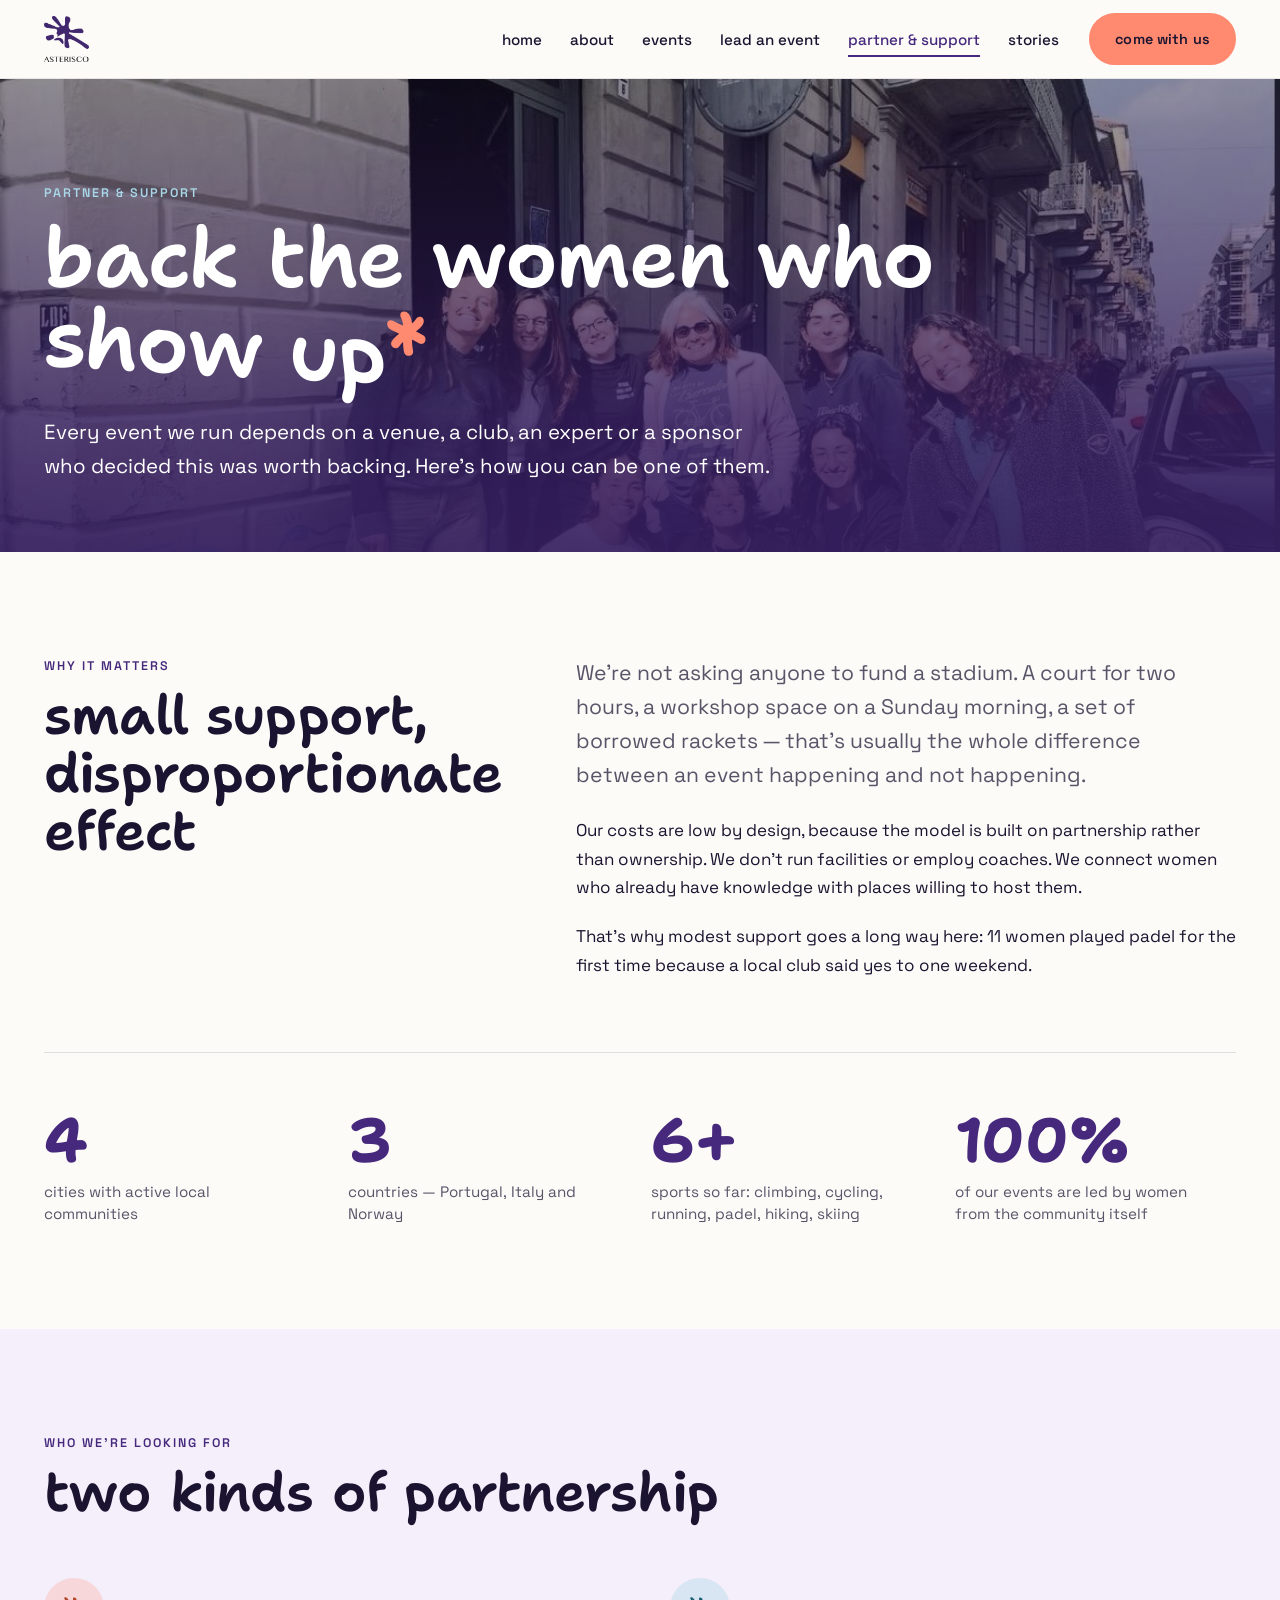
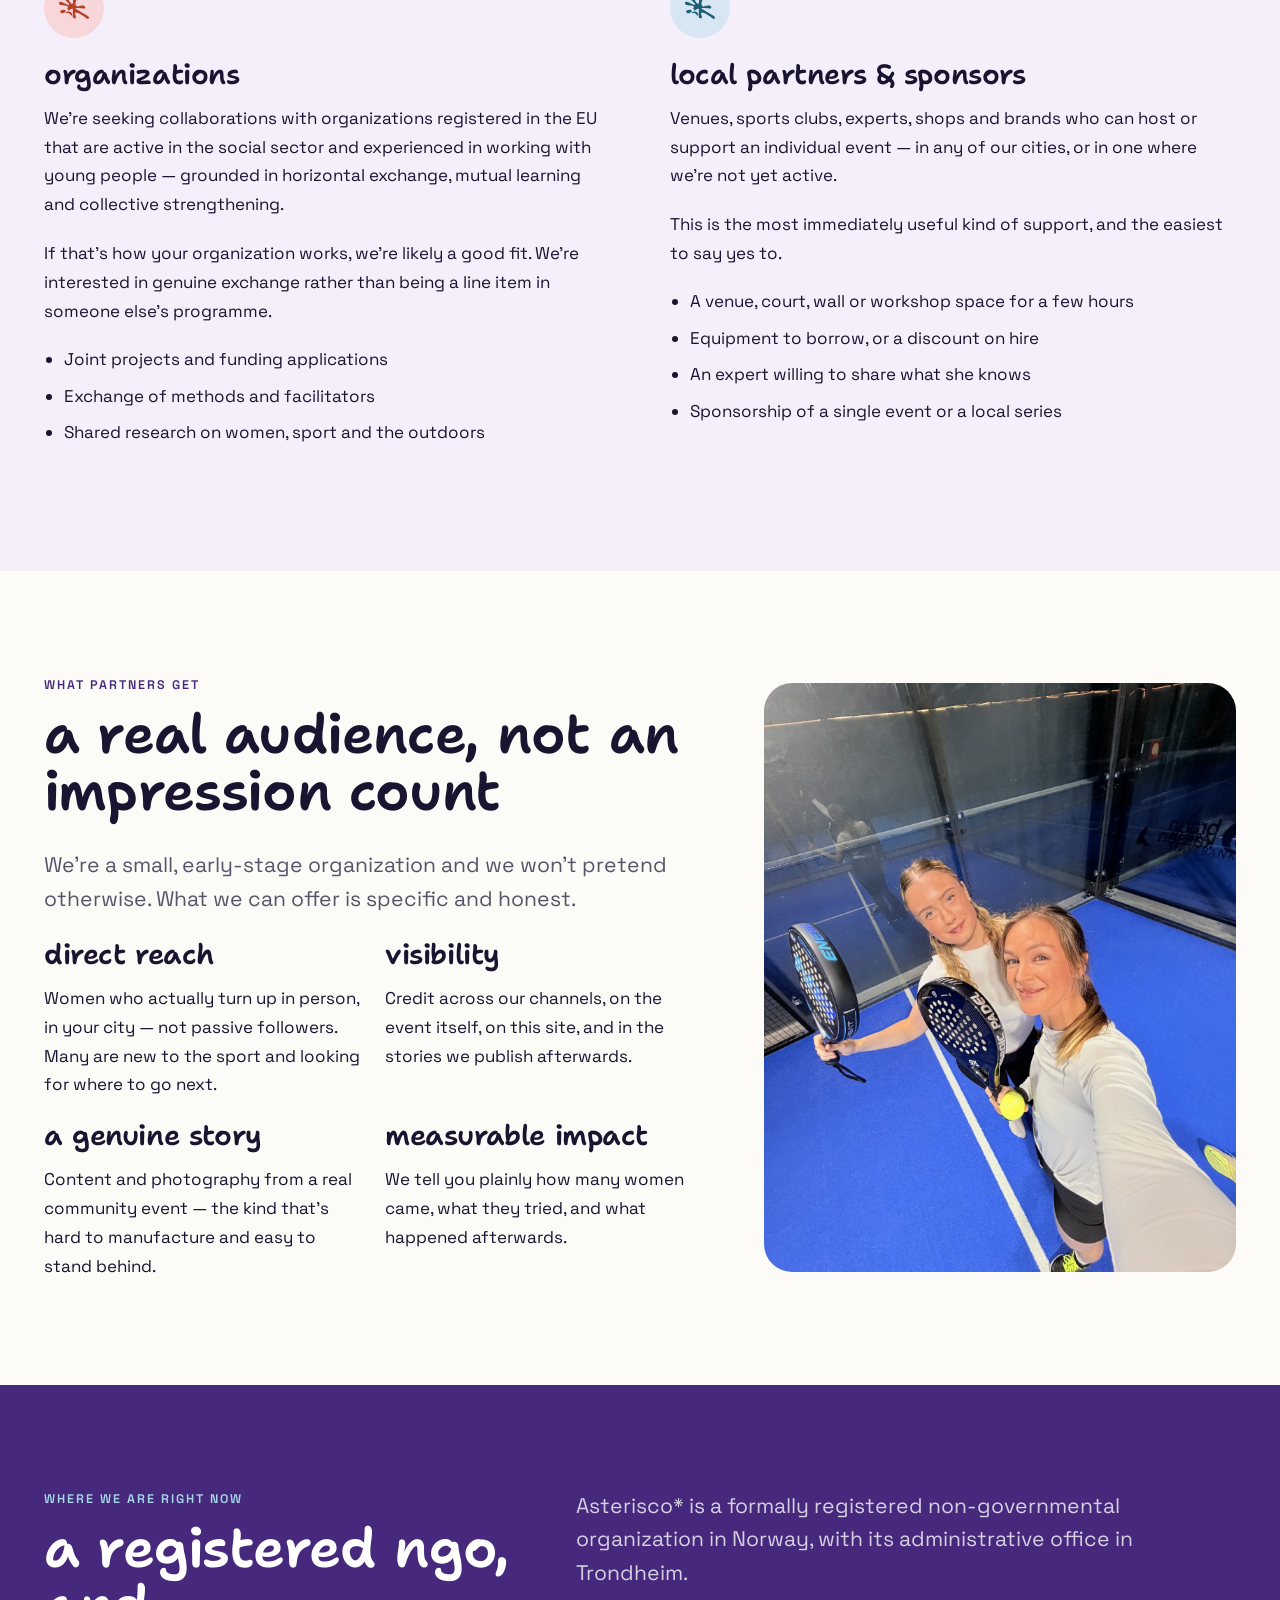
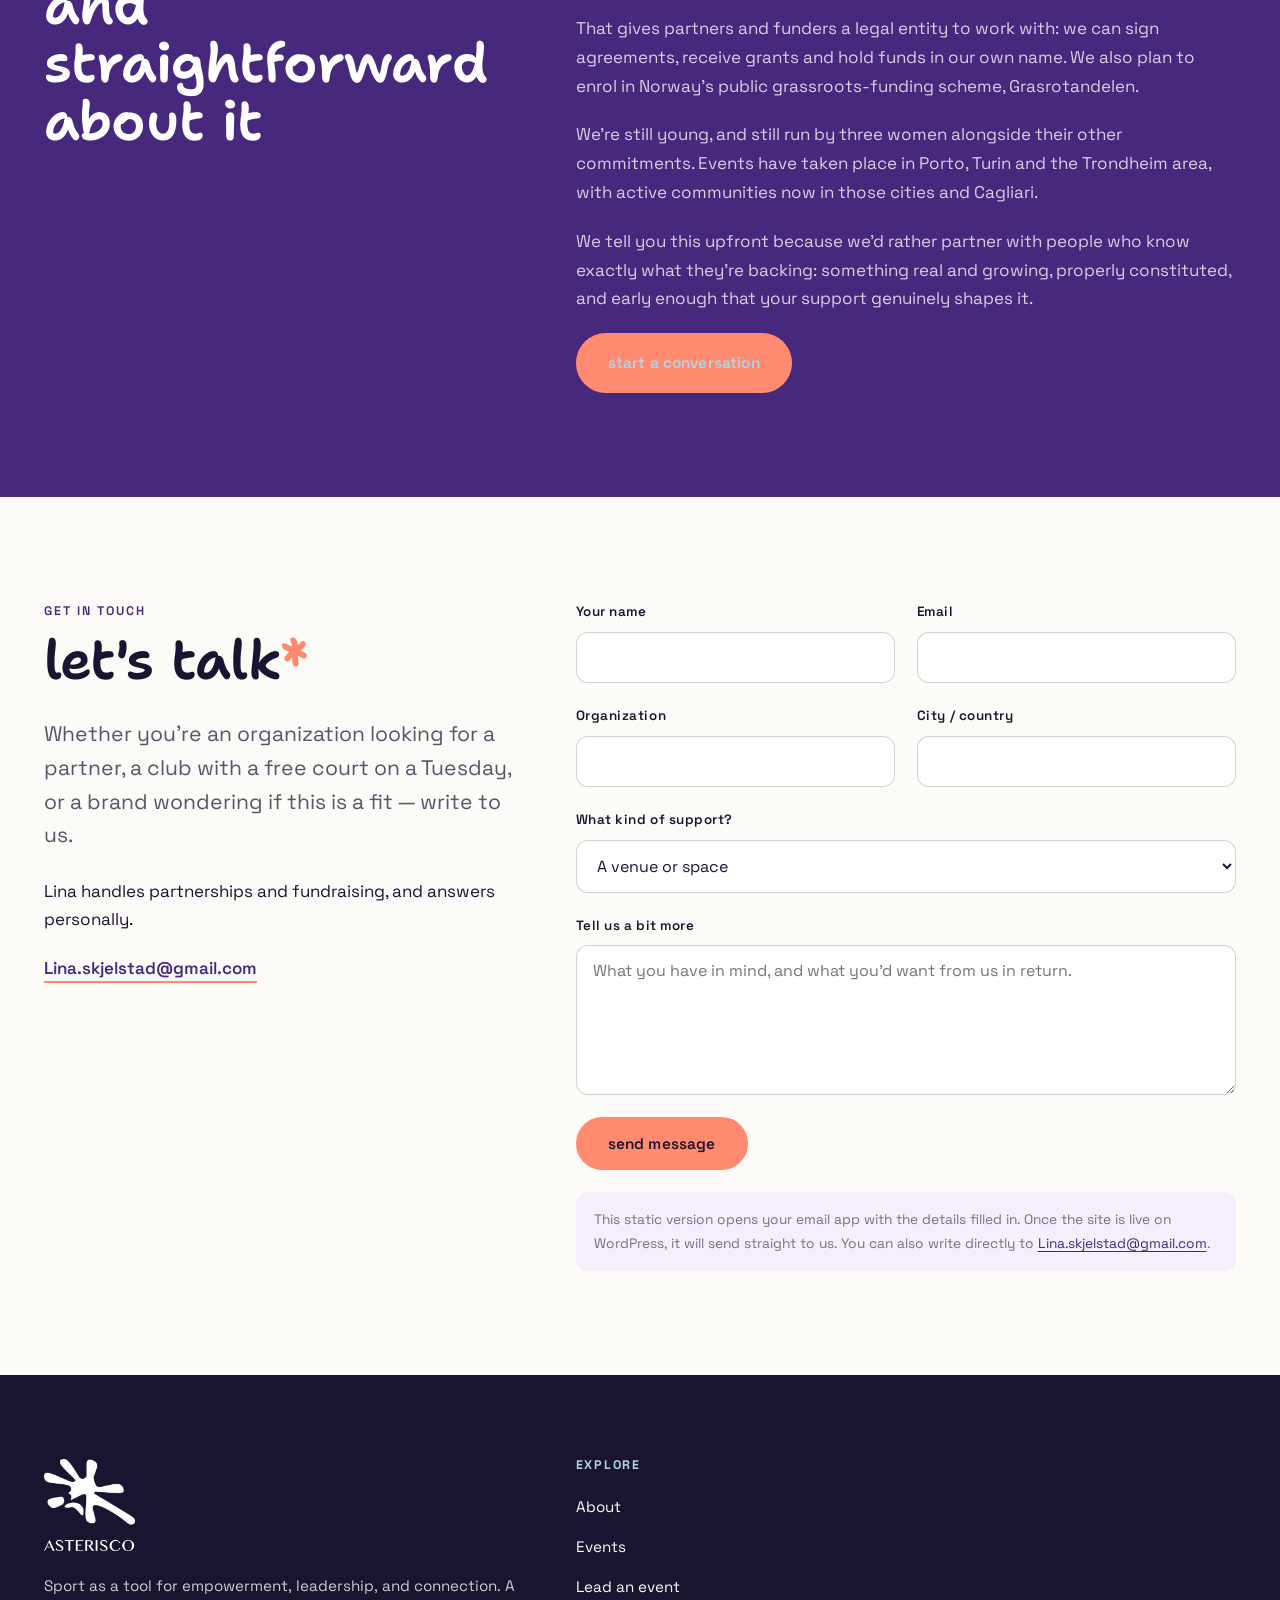
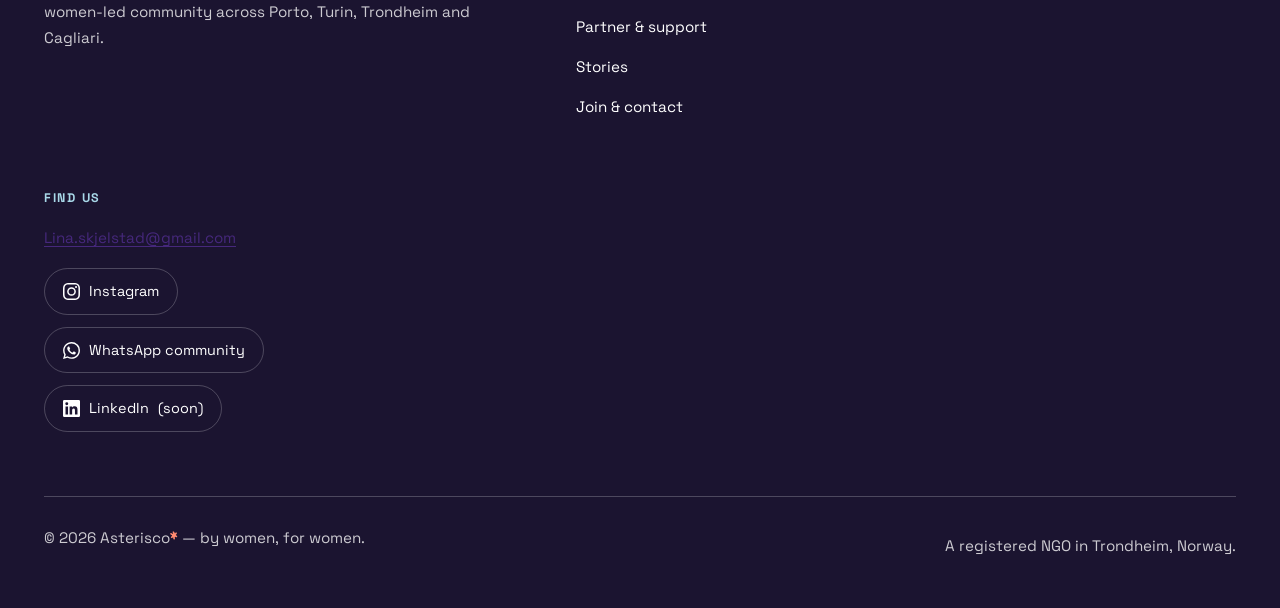
<file: support.html>
<!DOCTYPE html>
<html lang="en">
<head>
<meta charset="utf-8">
<meta name="viewport" content="width=device-width, initial-scale=1">

<title>Partner &amp; Sponsor a Women-Led Sports Community | Asterisco*</title>
<meta name="description" content="Partner with or sponsor Asterisco*: a women-led outdoor community across Porto, Turin, Trondheim and Cagliari. We work with EU social-sector organizations, local clubs, venues, experts and sponsors.">
<meta name="keywords" content="sponsor women's sports community, women-led outdoor community Europe, partnership women's empowerment, women in outdoor leadership, community sport sponsorship">
<link rel="canonical" href="https://asteriscoworld.com/support.html">

<meta property="og:type" content="website">
<meta property="og:site_name" content="Asterisco*">
<meta property="og:title" content="Partner &amp; Support — Asterisco*">
<meta property="og:description" content="Back a women-led community that turns sport into an entry point for leadership, friendship and reflection.">
<meta property="og:image" content="https://asteriscoworld.com/assets/img/photos/group-outside-bikeshop-turin.jpg">
<meta property="og:url" content="https://asteriscoworld.com/support.html">
<meta name="twitter:card" content="summary_large_image">

<link rel="icon" href="favicon.ico" sizes="any">
<link rel="icon" href="assets/img/favicon-512.png" type="image/png">
<link rel="apple-touch-icon" href="assets/img/apple-touch-icon.png">

<link rel="preload" href="assets/fonts/shantell-sans-latin.woff2" as="font" type="font/woff2" crossorigin>
<link rel="preload" href="assets/fonts/space-grotesk-latin.woff2" as="font" type="font/woff2" crossorigin>
<link rel="stylesheet" href="assets/css/fonts.css">
<link rel="stylesheet" href="assets/css/style.css">
</head>
<body>

<a class="skip-link" href="#main">Skip to content</a>

<header class="site-header">
  <div class="container site-header__inner">
    <a class="brand" href="index.html" aria-label="Asterisco* home">
      <img src="assets/img/logo-full.png" alt="Asterisco* logo — a violet paint-splatter asterisk above the word Asterisco" width="1200" height="1219">
    </a>
    <nav class="nav" aria-label="Main">
      <button class="nav-toggle" type="button" aria-expanded="false" aria-controls="primary-menu" aria-label="Open menu">
        <span></span><span></span><span></span>
      </button>
      <ul class="nav__list" id="primary-menu">
        <li><a class="nav__link" href="index.html">home</a></li>
        <li><a class="nav__link" href="about.html">about</a></li>
        <li><a class="nav__link" href="events.html">events</a></li>
        <li><a class="nav__link" href="lead-an-event.html">lead an event</a></li>
        <li><a class="nav__link" href="support.html" aria-current="page">partner &amp; support</a></li>
        <li><a class="nav__link" href="stories.html">stories</a></li>
        <li class="nav__mobile-only"><a class="nav__link" href="contact.html">join &amp; contact</a></li>
      </ul>
      <a class="btn btn--primary nav__cta" href="contact.html">come with us</a>
    </nav>
  </div>
</header>

<main id="main">

  <!-- ===== HERO ===== -->
  <section class="hero hero--page">
    <div class="hero__media">
      <img src="assets/img/photos/group-outside-bikeshop-turin.jpg" alt="Ten women standing together on the pavement outside a bike shop in Turin, smiling" width="1179" height="859" fetchpriority="high">
    </div>
    <div class="container hero__inner">
      <p class="eyebrow eyebrow--onviolet">Partner &amp; support</p>
      <h1>back the women who <span class="tilt-r">show up</span><span class="ast">*</span></h1>
      <p class="hero__text">Every event we run depends on a venue, a club, an expert or a sponsor who decided this was worth backing. Here's how you can be one of them.</p>
    </div>
  </section>

  <!-- ===== WHY ===== -->
  <section class="section">
    <div class="container">
      <div class="row row--wide">
        <div class="col col-5">
          <p class="eyebrow">Why it matters</p>
          <h2>small support, disproportionate effect</h2>
        </div>
        <div class="col col-7 stack">
          <p class="lead">We're not asking anyone to fund a stadium. A court for two hours, a workshop space on a Sunday morning, a set of borrowed rackets — that's usually the whole difference between an event happening and not happening.</p>
          <p>Our costs are low by design, because the model is built on partnership rather than ownership. We don't run facilities or employ coaches. We connect women who already have knowledge with places willing to host them.</p>
          <p>That's why modest support goes a long way here: 11 women played padel for the first time because a local club said yes to one weekend.</p>
        </div>
      </div>

      <hr class="rule" style="margin:72px 0 56px">

      <div class="row row--tight">
        <div class="col col-4">
          <div class="stat">
            <span class="stat__num">4</span>
            <span class="stat__label">cities with active local communities</span>
          </div>
        </div>
        <div class="col col-4">
          <div class="stat">
            <span class="stat__num">3</span>
            <span class="stat__label">countries — Portugal, Italy and Norway</span>
          </div>
        </div>
        <div class="col col-4">
          <div class="stat">
            <span class="stat__num">6+</span>
            <span class="stat__label">sports so far: climbing, cycling, running, padel, hiking, skiing</span>
          </div>
        </div>
        <div class="col col-4">
          <div class="stat">
            <span class="stat__num">100%</span>
            <span class="stat__label">of our events are led by women from the community itself</span>
          </div>
        </div>
      </div>
    </div>
  </section>

  <!-- ===== TWO KINDS OF PARTNER ===== -->
  <section class="section section--lilac">
    <div class="container">
      <div class="section-head">
        <p class="eyebrow">Who we're looking for</p>
        <h2>two kinds of partnership</h2>
      </div>

      <div class="row row--wide">
        <div class="col col-2 stack">
          <span class="iconbox__icon iconbox__icon--coral" aria-hidden="true"></span>
          <h3>organizations</h3>
          <p>We're seeking collaborations with organizations registered in the EU that are active in the social sector and experienced in working with young people — grounded in horizontal exchange, mutual learning and collective strengthening.</p>
          <p>If that's how your organization works, we're likely a good fit. We're interested in genuine exchange rather than being a line item in someone else's programme.</p>
          <ul>
            <li>Joint projects and funding applications</li>
            <li>Exchange of methods and facilitators</li>
            <li>Shared research on women, sport and the outdoors</li>
          </ul>
        </div>

        <div class="col col-2 stack">
          <span class="iconbox__icon iconbox__icon--sky" aria-hidden="true"></span>
          <h3>local partners &amp; sponsors</h3>
          <p>Venues, sports clubs, experts, shops and brands who can host or support an individual event — in any of our cities, or in one where we're not yet active.</p>
          <p>This is the most immediately useful kind of support, and the easiest to say yes to.</p>
          <ul>
            <li>A venue, court, wall or workshop space for a few hours</li>
            <li>Equipment to borrow, or a discount on hire</li>
            <li>An expert willing to share what she knows</li>
            <li>Sponsorship of a single event or a local series</li>
          </ul>
        </div>
      </div>
    </div>
  </section>

  <!-- ===== WHAT YOU GET ===== -->
  <section class="section">
    <div class="container">
      <div class="row row--wide row--center">
        <div class="col col-7 stack">
          <p class="eyebrow">What partners get</p>
          <h2>a real audience, not an impression count</h2>
          <p class="lead">We're a small, early-stage organization and we won't pretend otherwise. What we can offer is specific and honest.</p>

          <div class="row row--tight" style="margin-top:8px">
            <div class="col col-2">
              <h3>direct reach</h3>
              <p>Women who actually turn up in person, in your city — not passive followers. Many are new to the sport and looking for where to go next.</p>
            </div>
            <div class="col col-2">
              <h3>visibility</h3>
              <p>Credit across our channels, on the event itself, on this site, and in the stories we publish afterwards.</p>
            </div>
            <div class="col col-2">
              <h3>a genuine story</h3>
              <p>Content and photography from a real community event — the kind that's hard to manufacture and easy to stand behind.</p>
            </div>
            <div class="col col-2">
              <h3>measurable impact</h3>
              <p>We tell you plainly how many women came, what they tried, and what happened afterwards.</p>
            </div>
          </div>
        </div>

        <div class="col col-5">
          <div class="split__media">
            <img src="assets/img/photos/padel-selfie-trondheim.jpg" alt="Two women taking a selfie together on a padel court, rackets in hand" width="1350" height="1800" loading="lazy">
          </div>
        </div>
      </div>
    </div>
  </section>

  <!-- ===== STATUS ===== -->
  <section class="section section--violet">
    <div class="container">
      <div class="row row--wide">
        <div class="col col-5">
          <p class="eyebrow eyebrow--onviolet">Where we are right now</p>
          <h2>a registered ngo, and straightforward about it</h2>
        </div>
        <div class="col col-7 stack">
          <p class="lead lead--onviolet">Asterisco* is a formally registered non-governmental organization in Norway, with its administrative office in Trondheim.</p>
          <p style="color:var(--white-75)">That gives partners and funders a legal entity to work with: we can sign agreements, receive grants and hold funds in our own name. We also plan to enrol in Norway's public grassroots-funding scheme, Grasrotandelen.</p>
          <p style="color:var(--white-75)">We're still young, and still run by three women alongside their other commitments. Events have taken place in Porto, Turin and the Trondheim area, with active communities now in those cities and Cagliari.</p>
          <p style="color:var(--white-75)">We tell you this upfront because we'd rather partner with people who know exactly what they're backing: something real and growing, properly constituted, and early enough that your support genuinely shapes it.</p>
          <div class="btn-row">
            <a class="btn btn--primary" href="#talk">start a conversation</a>
          </div>
        </div>
      </div>
    </div>
  </section>

  <!-- ===== CONTACT FORM ===== -->
  <section class="section" id="talk">
    <div class="container">
      <div class="row row--wide">
        <div class="col col-5 stack">
          <p class="eyebrow">Get in touch</p>
          <h2>let's talk<span class="ast">*</span></h2>
          <p class="lead">Whether you're an organization looking for a partner, a club with a free court on a Tuesday, or a brand wondering if this is a fit — write to us.</p>
          <p>Lina handles partnerships and fundraising, and answers personally.</p>
          <p><a class="textlink" href="mailto:Lina.skjelstad@gmail.com">Lina.skjelstad@gmail.com</a></p>
        </div>

        <div class="col col-7">
          <!-- ELEMENTOR: replace with an Elementor Form widget; fields map 1:1. -->
          <form class="form" action="mailto:Lina.skjelstad@gmail.com" method="post" enctype="text/plain">
            <div class="form__row">
              <div class="form__field form__field--half">
                <label class="form__label" for="s-name">Your name</label>
                <input type="text" id="s-name" name="name" required>
              </div>
              <div class="form__field form__field--half">
                <label class="form__label" for="s-email">Email</label>
                <input type="email" id="s-email" name="email" required>
              </div>
            </div>

            <div class="form__row">
              <div class="form__field form__field--half">
                <label class="form__label" for="s-org">Organization</label>
                <input type="text" id="s-org" name="organization">
              </div>
              <div class="form__field form__field--half">
                <label class="form__label" for="s-city">City / country</label>
                <input type="text" id="s-city" name="city">
              </div>
            </div>

            <div class="form__field">
              <label class="form__label" for="s-type">What kind of support?</label>
              <select id="s-type" name="type">
                <option>A venue or space</option>
                <option>Equipment</option>
                <option>An expert or facilitator</option>
                <option>Event sponsorship</option>
                <option>Organizational partnership</option>
                <option>Funding or grants</option>
                <option>Something else</option>
              </select>
            </div>

            <div class="form__field">
              <label class="form__label" for="s-message">Tell us a bit more</label>
              <textarea id="s-message" name="message" required placeholder="What you have in mind, and what you'd want from us in return."></textarea>
            </div>

            <div class="btn-row">
              <button class="btn btn--primary" type="submit">send message</button>
            </div>

            <p class="form__note">
              This static version opens your email app with the details filled in. Once the site is live on WordPress, it will send straight to us.
              You can also write directly to <a href="mailto:Lina.skjelstad@gmail.com">Lina.skjelstad@gmail.com</a>.
            </p>
          </form>
        </div>
      </div>
    </div>
  </section>

</main>

<footer class="site-footer">
  <div class="container">
    <div class="row row--wide">
      <div class="col col-5 site-footer__brand">
        <img src="assets/img/logo-full-white.png" alt="Asterisco* logo" width="1200" height="1219" loading="lazy">
        <p>Sport as a tool for empowerment, leadership, and connection. A women-led community across Porto, Turin, Trondheim and Cagliari.</p>
      </div>
      <div class="col col-3">
        <h3>Explore</h3>
        <ul class="footer-nav">
          <li><a href="about.html">About</a></li>
          <li><a href="events.html">Events</a></li>
          <li><a href="lead-an-event.html">Lead an event</a></li>
          <li><a href="support.html">Partner &amp; support</a></li>
          <li><a href="stories.html">Stories</a></li>
          <li><a href="contact.html">Join &amp; contact</a></li>
        </ul>
      </div>
      <div class="col col-4">
        <h3>Find us</h3>
        <p><a href="mailto:Lina.skjelstad@gmail.com">Lina.skjelstad@gmail.com</a></p>
        <div class="social">
          <a href="https://www.instagram.com/asterisco.wld/" target="_blank" rel="noopener">
            <svg viewBox="0 0 24 24" aria-hidden="true"><path d="M12 2.16c3.2 0 3.58.01 4.85.07 1.17.05 1.8.25 2.23.41.56.22.96.48 1.38.9.42.42.68.82.9 1.38.16.42.36 1.06.41 2.23.06 1.27.07 1.65.07 4.85s-.01 3.58-.07 4.85c-.05 1.17-.25 1.8-.41 2.23-.22.56-.48.96-.9 1.38-.42.42-.82.68-1.38.9-.42.16-1.06.36-2.23.41-1.27.06-1.65.07-4.85.07s-3.58-.01-4.85-.07c-1.17-.05-1.8-.25-2.23-.41-.56-.22-.96-.48-1.38-.9-.42-.42-.68-.82-.9-1.38-.16-.42-.36-1.06-.41-2.23C2.17 15.58 2.16 15.2 2.16 12s.01-3.58.07-4.85c.05-1.17.25-1.8.41-2.23.22-.56.48-.96.9-1.38.42-.42.82-.68 1.38-.9.42-.16 1.06-.36 2.23-.41C8.42 2.17 8.8 2.16 12 2.16M12 0C8.74 0 8.33.01 7.05.07 5.78.13 4.9.33 4.14.63c-.79.31-1.46.72-2.13 1.38C1.35 2.68.94 3.35.63 4.14.33 4.9.13 5.78.07 7.05.01 8.33 0 8.74 0 12s.01 3.67.07 4.95c.06 1.27.26 2.15.56 2.91.31.79.72 1.46 1.38 2.13.67.66 1.34 1.07 2.13 1.38.76.3 1.64.5 2.91.56C8.33 23.99 8.74 24 12 24s3.67-.01 4.95-.07c1.27-.06 2.15-.26 2.91-.56.79-.31 1.46-.72 2.13-1.38.66-.67 1.07-1.34 1.38-2.13.3-.76.5-1.64.56-2.91.06-1.28.07-1.69.07-4.95s-.01-3.67-.07-4.95c-.06-1.27-.26-2.15-.56-2.91-.31-.79-.72-1.46-1.38-2.13C21.32 1.35 20.65.94 19.86.63c-.76-.3-1.64-.5-2.91-.56C15.67.01 15.26 0 12 0z"/><path d="M12 5.84A6.16 6.16 0 1 0 18.16 12 6.16 6.16 0 0 0 12 5.84zM12 16a4 4 0 1 1 4-4 4 4 0 0 1-4 4z"/><circle cx="18.41" cy="5.59" r="1.44"/></svg>
            Instagram
          </a>
          <a href="https://chat.whatsapp.com/HBhcw0KJ25LJq2RqNpKR7T" target="_blank" rel="noopener">
            <svg viewBox="0 0 24 24" aria-hidden="true"><path d="M17.472 14.382c-.297-.149-1.758-.867-2.03-.967-.273-.099-.471-.148-.67.15-.197.297-.767.966-.94 1.164-.173.199-.347.223-.644.075-.297-.15-1.255-.463-2.39-1.475-.883-.788-1.48-1.761-1.653-2.059-.173-.297-.018-.458.13-.606.134-.133.298-.347.446-.52.149-.174.198-.298.298-.497.099-.198.05-.371-.025-.52-.075-.149-.669-1.612-.916-2.207-.242-.579-.487-.5-.669-.51-.173-.008-.371-.01-.57-.01-.198 0-.52.074-.792.372-.272.297-1.04 1.016-1.04 2.479 0 1.462 1.065 2.875 1.213 3.074.149.198 2.096 3.2 5.077 4.487.709.306 1.262.489 1.694.625.712.227 1.36.195 1.871.118.571-.085 1.758-.719 2.006-1.413.248-.694.248-1.289.173-1.413-.074-.124-.272-.198-.57-.347m-5.421 7.403h-.004a9.87 9.87 0 01-5.031-1.378l-.361-.214-3.741.982.998-3.648-.235-.374a9.86 9.86 0 01-1.51-5.26c.001-5.45 4.436-9.884 9.888-9.884 2.64 0 5.122 1.03 6.988 2.898a9.825 9.825 0 012.893 6.994c-.003 5.45-4.437 9.884-9.885 9.884m8.413-18.297A11.815 11.815 0 0012.05 0C5.495 0 .16 5.335.157 11.892c0 2.096.547 4.142 1.588 5.945L.057 24l6.305-1.654a11.882 11.882 0 005.683 1.448h.005c6.554 0 11.89-5.335 11.893-11.893A11.821 11.821 0 0020.885 3.488"/></svg>
            WhatsApp community
          </a>
          <a href="contact.html" aria-label="LinkedIn — profile coming soon">
            <svg viewBox="0 0 24 24" aria-hidden="true"><path d="M20.45 20.45h-3.56v-5.57c0-1.33-.02-3.04-1.85-3.04-1.85 0-2.14 1.45-2.14 2.94v5.67H9.35V9h3.41v1.56h.05a3.74 3.74 0 0 1 3.37-1.85c3.6 0 4.27 2.37 4.27 5.46zM5.34 7.43a2.07 2.07 0 1 1 2.06-2.07 2.07 2.07 0 0 1-2.06 2.07zM7.12 20.45H3.55V9h3.57zM22.22 0H1.77A1.76 1.76 0 0 0 0 1.73v20.54A1.76 1.76 0 0 0 1.77 24h20.45A1.77 1.77 0 0 0 24 22.27V1.73A1.77 1.77 0 0 0 22.22 0z"/></svg>
            LinkedIn <span class="small">(soon)</span>
          </a>
        </div>
      </div>
    </div>
    <div class="site-footer__bottom">
      <p>&copy; 2026 Asterisco<span class="ast">*</span> — by women, for women.</p>
      <p>A registered NGO in Trondheim, Norway.</p>
    </div>
  </div>
</footer>

<script src="assets/js/main.js"></script>
</body>
</html>
</file>
<file: assets/css/fonts.css>
/* ==========================================================================
   ASTERISCO* — self-hosted webfonts

   Shantell Sans, Marcellus and Space Grotesk, all licensed under the
   SIL Open Font License 1.1, which permits self-hosting and redistribution.

   Self-hosted rather than loaded from the Google Fonts CDN so that:
     - the site works offline and when opened straight from disk,
     - no visitor IP addresses are sent to a third party (a GDPR concern;
       GDPR applies in Norway through the EEA agreement),
     - there is no extra DNS + TLS round trip before text can paint.

   Latin and Latin-Extended subsets only — enough for English plus the
   Norwegian, Portuguese and Italian characters used across the site.
   ========================================================================== */

@font-face {
  font-family: 'Shantell Sans';
  font-style: normal;
  font-weight: 300 800;
  font-display: swap;
  src: url('../fonts/shantell-sans-latin-ext.woff2') format('woff2');
  unicode-range: U+0100-02BA, U+02BD-02C5, U+02C7-02CC, U+02CE-02D7, U+02DD-02FF, U+0304, U+0308, U+0329, U+1D00-1DBF, U+1E00-1E9F, U+1EF2-1EFF, U+2020, U+20A0-20AB, U+20AD-20C0, U+2113, U+2C60-2C7F, U+A720-A7FF;
}

@font-face {
  font-family: 'Shantell Sans';
  font-style: normal;
  font-weight: 300 800;
  font-display: swap;
  src: url('../fonts/shantell-sans-latin.woff2') format('woff2');
  unicode-range: U+0000-00FF, U+0131, U+0152-0153, U+02BB-02BC, U+02C6, U+02DA, U+02DC, U+0304, U+0308, U+0329, U+2000-206F, U+20AC, U+2122, U+2191, U+2193, U+2212, U+2215, U+FEFF, U+FFFD;
}

@font-face {
  font-family: 'Marcellus';
  font-style: normal;
  font-weight: 400;
  font-display: swap;
  src: url('../fonts/marcellus-latin-ext.woff2') format('woff2');
  unicode-range: U+0100-02BA, U+02BD-02C5, U+02C7-02CC, U+02CE-02D7, U+02DD-02FF, U+0304, U+0308, U+0329, U+1D00-1DBF, U+1E00-1E9F, U+1EF2-1EFF, U+2020, U+20A0-20AB, U+20AD-20C0, U+2113, U+2C60-2C7F, U+A720-A7FF;
}

@font-face {
  font-family: 'Marcellus';
  font-style: normal;
  font-weight: 400;
  font-display: swap;
  src: url('../fonts/marcellus-latin.woff2') format('woff2');
  unicode-range: U+0000-00FF, U+0131, U+0152-0153, U+02BB-02BC, U+02C6, U+02DA, U+02DC, U+0304, U+0308, U+0329, U+2000-206F, U+20AC, U+2122, U+2191, U+2193, U+2212, U+2215, U+FEFF, U+FFFD;
}

@font-face {
  font-family: 'Space Grotesk';
  font-style: normal;
  font-weight: 300 700;
  font-display: swap;
  src: url('../fonts/space-grotesk-latin-ext.woff2') format('woff2');
  unicode-range: U+0100-02BA, U+02BD-02C5, U+02C7-02CC, U+02CE-02D7, U+02DD-02FF, U+0304, U+0308, U+0329, U+1D00-1DBF, U+1E00-1E9F, U+1EF2-1EFF, U+2020, U+20A0-20AB, U+20AD-20C0, U+2113, U+2C60-2C7F, U+A720-A7FF;
}

@font-face {
  font-family: 'Space Grotesk';
  font-style: normal;
  font-weight: 300 700;
  font-display: swap;
  src: url('../fonts/space-grotesk-latin.woff2') format('woff2');
  unicode-range: U+0000-00FF, U+0131, U+0152-0153, U+02BB-02BC, U+02C6, U+02DA, U+02DC, U+0304, U+0308, U+0329, U+2000-206F, U+20AC, U+2122, U+2191, U+2193, U+2212, U+2215, U+FEFF, U+FFFD;
}
</file>
<file: assets/css/style.css>
/* ==========================================================================
   ASTERISCO* — site styles
   Brand Guide v1, 2026

   ELEMENTOR NOTE
   Every layout in this file is built with flexbox only — no CSS grid, no
   float tricks, no JS-driven layout. Each `.section` maps to an Elementor
   Section/Container; each `.row` maps to a flex Container; each `.col`
   maps to a child Container with a width %. Cards, icon boxes, accordions
   and galleries are all structured to match their native Elementor widget.
   ========================================================================== */

/* --------------------------------------------------------------------------
   1. Tokens
   -------------------------------------------------------------------------- */
:root {
  /* Brand palette — Brand Guide v1, 2026 */
  --violet:      #46287C;   /* primary */
  --violet-deep: #351E5F;   /* hover / depth */
  --lilac:       #E9E1F6;   /* secondary / light */
  --lilac-soft:  #F4EFFB;   /* tint */
  --paper:       #FCFBF8;   /* background */
  --ink:         #1B1430;   /* text / dark */
  --coral:       #FF8A70;   /* seasonal accent — primary */
  --coral-deep:  #F0674A;   /* coral hover */
  --sky:         #A8D8E8;   /* seasonal accent — outdoor line */
  --fern:        #7BAE6F;   /* seasonal accent — nature/growth line */

  --ink-70: rgba(27, 20, 48, .72);
  --ink-55: rgba(27, 20, 48, .58);
  --white-75: rgba(255, 255, 255, .78);
  --white-20: rgba(255, 255, 255, .22);

  /* Type */
  --display: "Shantell Sans", "Comic Sans MS", cursive;
  --serif:   "Marcellus", Georgia, "Times New Roman", serif;
  --body:    "Space Grotesk", "Helvetica Neue", Arial, sans-serif;

  /* Rhythm */
  --gutter: 24px;
  --maxw: 1240px;
  --maxw-narrow: 760px;
  --section-y: 104px;
  --radius: 18px;
  --radius-lg: 28px;
}

/* --------------------------------------------------------------------------
   2. Reset & base
   -------------------------------------------------------------------------- */
*, *::before, *::after { box-sizing: border-box; }

html { -webkit-text-size-adjust: 100%; scroll-behavior: smooth; }

body {
  margin: 0;
  background: var(--paper);
  color: var(--ink);
  font-family: var(--body);
  font-size: 17px;
  line-height: 1.7;
  -webkit-font-smoothing: antialiased;
  overflow-x: hidden;
}

img { max-width: 100%; height: auto; display: block; }

a { color: var(--violet); text-decoration-thickness: 1px; text-underline-offset: 3px; }
a:hover { color: var(--coral-deep); }

h1, h2, h3, h4 {
  font-family: var(--display);
  font-weight: 600;
  line-height: 1.06;
  letter-spacing: -0.015em;
  text-transform: lowercase;   /* Brand Guide: lowercase headlines */
  margin: 0 0 .5em;
}

h1 { font-size: clamp(2.6rem, 7.2vw, 5.2rem); }
h2 { font-size: clamp(2.1rem, 4.6vw, 3.4rem); }
h3 { font-size: clamp(1.35rem, 2.2vw, 1.75rem); }
h4 { font-size: 1.12rem; }

p { margin: 0 0 1.15em; }
p:last-child { margin-bottom: 0; }

ul, ol { margin: 0 0 1.15em; padding-left: 1.15em; }
li { margin-bottom: .45em; }

::selection { background: var(--coral); color: #fff; }

:focus-visible {
  outline: 3px solid var(--coral);
  outline-offset: 3px;
  border-radius: 4px;
}

.skip-link {
  position: absolute; left: -9999px; top: 0;
  background: var(--violet); color: #fff;
  padding: 12px 20px; z-index: 999; border-radius: 0 0 8px 0;
}
.skip-link:focus { left: 0; color: #fff; }

.visually-hidden {
  position: absolute; width: 1px; height: 1px;
  padding: 0; margin: -1px; overflow: hidden;
  clip: rect(0 0 0 0); white-space: nowrap; border: 0;
}

/* --------------------------------------------------------------------------
   3. Brand type helpers
   -------------------------------------------------------------------------- */

/* The asterisk replaces the exclamation mark — Brand Guide v1 */
.ast { color: var(--coral); font-family: var(--display); font-weight: 700; }

/* Hand-drawn energy: words rotated ±3° */
.tilt-l { display: inline-block; transform: rotate(-3deg); }
.tilt-r { display: inline-block; transform: rotate(3deg); }

.wordmark { font-family: var(--serif); text-transform: none; letter-spacing: .06em; }

.eyebrow {
  font-family: var(--body);
  font-size: .78rem;
  font-weight: 600;
  letter-spacing: .16em;
  text-transform: uppercase;
  color: var(--violet);
  margin: 0 0 10px;
}
.eyebrow--onviolet { color: var(--sky); }

.lead { font-size: clamp(1.12rem, 1.8vw, 1.32rem); line-height: 1.6; color: var(--ink-70); }
.lead--onviolet { color: var(--white-75); }

.muted { color: var(--ink-55); }
.small { font-size: .9rem; }

/* --------------------------------------------------------------------------
   4. Layout — flex only
   -------------------------------------------------------------------------- */
.container { width: 100%; max-width: var(--maxw); margin: 0 auto; padding-inline: var(--gutter); }
.container--narrow { max-width: var(--maxw-narrow); }

.section { padding-block: var(--section-y); }
.section--tight { padding-block: 68px; }
.section--flush-top { padding-top: 0; }

.section--lilac  { background: var(--lilac-soft); }
.section--violet { background: var(--violet); color: #fff; }
.section--ink    { background: var(--ink); color: #fff; }

.section--violet h1, .section--violet h2, .section--violet h3,
.section--ink h1, .section--ink h2, .section--ink h3 { color: #fff; }
.section--violet a, .section--ink a { color: var(--sky); }

/* Flex row — the Elementor flex container equivalent.
   --gap drives both the gap and the column widths, so changing the gap can
   never push a row over 100% and force an unwanted wrap. */
.row {
  --gap: 40px;
  display: flex;
  flex-wrap: wrap;
  gap: var(--gap);
  align-items: flex-start;
}
.row--center  { align-items: center; }
.row--between { justify-content: space-between; }
.row--middle  { justify-content: center; }
.row--tight   { --gap: 22px; }
.row--wide    { --gap: 60px; }

.col { flex: 1 1 100%; min-width: 0; }

/* Width utilities. For n equal columns: basis = 100%/n - gap*(n-1)/n.
   col-5 + col-7 form a 5:7 pair sharing one gap.

   flex-grow is 0 on purpose: a sized column must hold its width even when it
   is the only child of a row (e.g. a half-width text block over a full-bleed
   photo), rather than growing to fill the row. */
.col-2  { flex: 0 1 calc(50%     - var(--gap) * 1 / 2);  min-width: 260px; }
.col-3  { flex: 0 1 calc(33.333% - var(--gap) * 2 / 3);  min-width: 250px; }
.col-4  { flex: 0 1 calc(25%     - var(--gap) * 3 / 4);  min-width: 200px; }
.col-5  { flex: 0 1 calc(41.666% - var(--gap) * 5 / 12); min-width: 280px; }
.col-7  { flex: 0 1 calc(58.333% - var(--gap) * 7 / 12); min-width: 300px; }

/* Blocks in a stack carry their own bottom margins (eyebrow 10px, heading
   .5em, paragraph 1.15em), so the stack adds nothing on top — the same model
   the Elementor build uses, where the paragraph margin is the only gap. */
.stack > * + * { margin-top: 0; }
.center { text-align: center; }
.center .lead, .center p { margin-inline: auto; }
.center .lead { max-width: 62ch; }

.section-head { max-width: 68ch; margin-bottom: 56px; }
.section-head.center { margin-inline: auto; }

.rule { height: 1px; background: rgba(27,20,48,.12); border: 0; margin: 0; }
.section--violet .rule { background: var(--white-20); }

/* --------------------------------------------------------------------------
   5. Buttons
   -------------------------------------------------------------------------- */
.btn {
  display: inline-flex;
  align-items: center;
  gap: 10px;
  font-family: var(--body);
  font-size: .96rem;
  font-weight: 600;
  letter-spacing: .01em;
  padding: 15px 30px;
  border-radius: 999px;
  border: 2px solid transparent;
  text-decoration: none;
  cursor: pointer;
  transition: transform .16s ease, background-color .16s ease, color .16s ease, border-color .16s ease;
}
.btn:hover { transform: translateY(-2px); }

.btn--primary { background: var(--coral); color: var(--ink); border-color: var(--coral); }
.btn--primary:hover { background: var(--coral-deep); border-color: var(--coral-deep); color: var(--ink); }

.btn--violet { background: var(--violet); color: #fff; border-color: var(--violet); }
.btn--violet:hover { background: var(--violet-deep); border-color: var(--violet-deep); color: #fff; }

.btn--outline { background: transparent; color: var(--violet); border-color: var(--violet); }
.btn--outline:hover { background: var(--violet); color: #fff; }

.btn--ghost { background: transparent; color: #fff; border-color: rgba(255,255,255,.55); }
.btn--ghost:hover { background: #fff; color: var(--ink); border-color: #fff; }

.btn-row { display: flex; flex-wrap: wrap; gap: 14px; }
.btn-row--center { justify-content: center; }

.textlink {
  font-weight: 600;
  text-decoration: none;
  border-bottom: 2px solid var(--coral);
  padding-bottom: 2px;
}
.textlink:hover { border-bottom-color: var(--violet); }

/* --------------------------------------------------------------------------
   6. Header + navigation (mobile menu = the only JS on the site)
   -------------------------------------------------------------------------- */
.site-header {
  position: sticky; top: 0; z-index: 100;
  background: rgba(252, 251, 248, .93);
  backdrop-filter: saturate(160%) blur(10px);
  border-bottom: 1px solid rgba(27,20,48,.09);
}

.site-header__inner {
  display: flex;
  align-items: center;
  justify-content: space-between;
  gap: 20px;
  min-height: 78px;
}

.brand { display: inline-flex; align-items: center; text-decoration: none; flex-shrink: 0; }
.brand img { height: 46px; width: auto; }

.nav { display: flex; align-items: center; gap: 30px; }

.nav__list {
  display: flex;
  align-items: center;
  gap: 28px;
  list-style: none;
  margin: 0; padding: 0;
}
.nav__list li { margin: 0; }

.nav__link {
  font-size: .95rem;
  font-weight: 500;
  color: var(--ink);
  text-decoration: none;
  padding: 6px 0;
  border-bottom: 2px solid transparent;
  white-space: nowrap;
}
.nav__link:hover { color: var(--violet); border-bottom-color: var(--coral); }
.nav__link[aria-current="page"] { color: var(--violet); border-bottom-color: var(--violet); }

.nav__cta { padding: 12px 24px; font-size: .9rem; }

/* Shown only inside the mobile drawer. On desktop the contact page is reached
   through the header's own coral CTA, so this link would just duplicate it. */
.nav__mobile-only { display: none; }

.nav-toggle {
  display: none;
  flex-direction: column;
  justify-content: center;
  gap: 5px;
  width: 46px; height: 46px;
  padding: 0 10px;
  background: transparent;
  border: 2px solid rgba(27,20,48,.16);
  border-radius: 12px;
  cursor: pointer;
}
.nav-toggle span {
  display: block; height: 2px; width: 100%;
  background: var(--ink); border-radius: 2px;
  transition: transform .22s ease, opacity .18s ease;
}
.nav-toggle[aria-expanded="true"] span:nth-child(1) { transform: translateY(7px) rotate(45deg); }
.nav-toggle[aria-expanded="true"] span:nth-child(2) { opacity: 0; }
.nav-toggle[aria-expanded="true"] span:nth-child(3) { transform: translateY(-7px) rotate(-45deg); }

/* --------------------------------------------------------------------------
   7. Hero
   -------------------------------------------------------------------------- */
.hero { position: relative; background: var(--ink); overflow: hidden; }

.hero__media { position: absolute; inset: 0; }
.hero__media img { width: 100%; height: 100%; object-fit: cover; object-position: center 32%; }
.hero__media::after {
  content: "";
  position: absolute; inset: 0;
  /* Weighted towards the lower half, where the headline and body copy sit,
     so text stays legible over bright photography. */
  background: linear-gradient(180deg,
    rgba(27,20,48,.40) 0%,
    rgba(45,26,80,.62) 42%,
    rgba(53,30,95,.82) 72%,
    rgba(53,30,95,.92) 100%);
}

.hero__inner {
  position: relative; z-index: 1;
  display: flex; flex-direction: column; justify-content: flex-end;
  /* The skate photo is portrait, so a short banner crops the subject away.
     Height tracks viewport width (68vw is the ratio at which the whole rider
     and her board fit inside the frame), bounded so it never gets extreme. */
  min-height: clamp(560px, 68vw, 1040px);
  padding-block: 128px 84px;
  color: #fff;
}
.hero__inner h1 { color: #fff; max-width: 15ch; margin-bottom: 24px; }
.hero__text { max-width: 56ch; color: #fff; font-size: clamp(1.08rem, 1.6vw, 1.28rem); }
.hero__btns { margin-top: 38px; }

/* Home hero only: aim the crop at the rider and keep the lower half light
   enough that the board still reads through the overlay. */
.hero:not(.hero--page) .hero__media img { object-position: center 40%; }
.hero:not(.hero--page) .hero__media::after {
  background: linear-gradient(180deg,
    rgba(27,20,48,.28) 0%,
    rgba(53,30,95,.80) 100%);
}

/* Compact hero for inner pages */
.hero--page .hero__inner { min-height: 440px; padding-block: 104px 68px; }
.hero--page h1 { max-width: 18ch; }

/* --------------------------------------------------------------------------
   8. Cards
   -------------------------------------------------------------------------- */
.card {
  display: flex;
  flex-direction: column;
  background: #fff;
  border: 1px solid rgba(27,20,48,.10);
  border-radius: var(--radius);
  overflow: hidden;
  height: 100%;
  transition: transform .18s ease, box-shadow .18s ease, border-color .18s ease;
}
.card:hover { transform: translateY(-4px); box-shadow: 0 16px 40px rgba(27,20,48,.12); border-color: rgba(70,40,124,.28); }

.card__media { position: relative; aspect-ratio: 4 / 3; max-width: 100%; overflow: hidden; background: var(--lilac); }
.card__media img { width: 100%; height: 100%; object-fit: cover; }

.card__body { display: flex; flex-direction: column; flex: 1 1 auto; padding: 28px 26px 30px; }
.card__body h3 { margin-bottom: 12px; }
.card__body p { color: var(--ink-70); font-size: .98rem; }
.card__foot { margin-top: auto; padding-top: 18px; }

/* Meta row above a card title */
.meta {
  display: flex; flex-wrap: wrap; align-items: center; gap: 10px;
  font-size: .76rem; font-weight: 600;
  letter-spacing: .11em; text-transform: uppercase;
  color: var(--violet);
  margin-bottom: 14px;
}
.meta__dot { width: 4px; height: 4px; border-radius: 50%; background: var(--coral); }

.tag {
  display: inline-block;
  font-size: .72rem; font-weight: 600;
  letter-spacing: .1em; text-transform: uppercase;
  padding: 6px 13px; border-radius: 999px;
  background: var(--lilac); color: var(--violet);
}
.tag--coral { background: rgba(255,138,112,.22); color: #B4432A; }
.tag--sky   { background: rgba(168,216,232,.34); color: #1C5E73; }
.tag--fern  { background: rgba(123,174,111,.24); color: #3E6B36; }

/* --------------------------------------------------------------------------
   9. Event cards  (see the copy-paste template in events.html)
   -------------------------------------------------------------------------- */
.event {
  display: flex;
  flex-wrap: wrap;
  gap: 0;
  background: #fff;
  border: 1px solid rgba(27,20,48,.10);
  border-radius: var(--radius-lg);
  overflow: hidden;
  transition: box-shadow .18s ease, border-color .18s ease;
}
.event:hover { box-shadow: 0 18px 46px rgba(27,20,48,.11); border-color: rgba(70,40,124,.26); }

.event__media { flex: 1 1 38%; min-width: 260px; position: relative; min-height: 260px; background: var(--lilac); }
.event__media img { position: absolute; inset: 0; width: 100%; height: 100%; object-fit: cover; }

.event__body { flex: 1 1 52%; min-width: 300px; padding: 40px 38px; display: flex; flex-direction: column; }
.event__body h3 { margin-bottom: 14px; }
.event__foot { margin-top: auto; padding-top: 22px; }

.event__date {
  display: inline-flex; align-items: baseline; gap: 8px;
  font-family: var(--display); font-weight: 600;
  font-size: 1.1rem; color: var(--violet);
  margin-bottom: 8px;
}

.event--past { background: transparent; border-style: dashed; }

/* --------------------------------------------------------------------------
   10. Icon box  (Elementor Icon Box widget)
   -------------------------------------------------------------------------- */
.iconbox { display: flex; flex-direction: column; height: 100%; }

.iconbox__icon {
  display: inline-flex; align-items: center; justify-content: center;
  width: 60px; height: 60px; margin-bottom: 22px;
  border-radius: 50%;
  background: var(--lilac);
  color: var(--violet);
  flex-shrink: 0;
}

/* The brand asterisk, masked so it takes the colour of the circle it sits in.
   Same artwork as the logo mark, so the symbol reads as ours rather than a
   generic typographic asterisk. */
.iconbox__icon::before {
  content: "";
  width: 30px; height: 30px;
  background-color: currentColor;
  -webkit-mask: url(../img/asterisk-mark.svg) center / contain no-repeat;
  mask: url(../img/asterisk-mark.svg) center / contain no-repeat;
}
.iconbox__icon--coral { background: rgba(255,138,112,.24); color: #B4432A; }
.iconbox__icon--sky   { background: rgba(168,216,232,.38); color: #1C5E73; }
.iconbox__icon--fern  { background: rgba(123,174,111,.26); color: #3E6B36; }

.section--violet .iconbox__icon { background: rgba(255,255,255,.14); color: #fff; }
.iconbox p { color: var(--ink-70); }
.section--violet .iconbox p { color: var(--white-75); }

/* Numbered step */
.step__num {
  font-family: var(--display); font-weight: 700;
  font-size: 3.1rem; line-height: 1;
  color: var(--coral);
  margin-bottom: 14px;
}

/* --------------------------------------------------------------------------
   11. Stats
   -------------------------------------------------------------------------- */
.stat { display: flex; flex-direction: column; }
.stat__num {
  font-family: var(--display); font-weight: 700;
  font-size: clamp(2.6rem, 5vw, 3.9rem); line-height: 1;
  color: var(--violet); margin-bottom: 10px;
}
.section--violet .stat__num { color: var(--coral); }
.stat__label { font-size: .95rem; line-height: 1.45; color: var(--ink-70); max-width: 26ch; }
.section--violet .stat__label { color: var(--white-75); }

/* --------------------------------------------------------------------------
   12. Cities
   -------------------------------------------------------------------------- */
.cities { display: flex; flex-wrap: wrap; gap: 14px 0; align-items: center; }
.city {
  font-family: var(--display); font-weight: 600;
  font-size: clamp(1.9rem, 4.4vw, 3.1rem);
  line-height: 1.1;
  text-transform: lowercase;
  color: var(--ink);
}
.city__sep { color: var(--coral); padding-inline: 18px; font-size: clamp(1.5rem, 3vw, 2.2rem); }
.section--violet .city { color: #fff; }

/* --------------------------------------------------------------------------
   13. Split feature (image + text side by side)
   -------------------------------------------------------------------------- */
.split__media { border-radius: var(--radius-lg); overflow: hidden; max-width: 100%; }
.split__media img { width: 100%; aspect-ratio: 4 / 5; object-fit: cover; }
.split__media--wide img { aspect-ratio: 4 / 3; }
.split--flip { flex-direction: row-reverse; }

/* Full-bleed image band */
.band { position: relative; min-height: 460px; display: flex; align-items: center; overflow: hidden; }
.band__media { position: absolute; inset: 0; }
.band__media img { width: 100%; height: 100%; object-fit: cover; }
.band__media::after { content: ""; position: absolute; inset: 0; background: linear-gradient(90deg, rgba(27,20,48,.86) 0%, rgba(70,40,124,.72) 52%, rgba(70,40,124,.34) 100%); }
.band__inner { position: relative; z-index: 1; color: #fff; padding-block: 88px; }
.band__inner h2 { color: #fff; }
.band__inner .lead { color: var(--white-75); }

/* --------------------------------------------------------------------------
   14. Gallery  (Elementor Gallery widget)
   -------------------------------------------------------------------------- */
.gallery { display: flex; flex-wrap: wrap; gap: 16px; }
.gallery__item {
  flex: 1 1 calc(33.333% - 11px);
  min-width: 220px;
  border-radius: var(--radius);
  overflow: hidden;
  background: var(--lilac);
}
.gallery__item img { width: 100%; aspect-ratio: 1 / 1; object-fit: cover; transition: transform .4s ease; }
.gallery__item:hover img { transform: scale(1.05); }
.gallery__item--tall img { aspect-ratio: 3 / 4; }

/* --------------------------------------------------------------------------
   15. Quote / testimonial  (Elementor Testimonial widget)
   -------------------------------------------------------------------------- */
.quote {
  background: #fff;
  border: 1px solid rgba(27,20,48,.10);
  border-left: 4px solid var(--coral);
  border-radius: var(--radius);
  padding: 34px 32px;
  height: 100%;
  display: flex; flex-direction: column;
}
.quote__text { font-size: 1.06rem; line-height: 1.62; color: var(--ink); margin-bottom: 20px; }
.quote__by { margin-top: auto; font-size: .88rem; font-weight: 600; color: var(--violet); }
.quote__role { font-size: .84rem; color: var(--ink-55); font-weight: 400; }

.pullquote {
  font-family: var(--display);
  font-size: clamp(1.5rem, 3.1vw, 2.15rem);
  line-height: 1.28;
  color: var(--violet);
  border-left: 4px solid var(--coral);
  padding: 6px 0 6px 28px;
  margin: 48px 0;
}

/* --------------------------------------------------------------------------
   16. Team
   -------------------------------------------------------------------------- */
.person { display: flex; flex-direction: column; height: 100%; }

/* Empty portrait slot — drop a photo in and delete the .person__slot text */
.person__photo {
  position: relative;
  aspect-ratio: 4 / 5;
  max-width: 100%;
  border-radius: var(--radius);
  overflow: hidden;
  background: var(--lilac);
  margin-bottom: 24px;
  display: flex; align-items: center; justify-content: center;
}
.person__photo img { width: 100%; height: 100%; object-fit: cover; }
.person__slot {
  text-align: center; padding: 24px;
  font-size: .85rem; line-height: 1.5; color: var(--violet);
}
.person__slot .ast { display: block; font-size: 2.2rem; margin-bottom: 8px; }

.person__name { font-family: var(--display); font-weight: 600; font-size: 1.45rem; text-transform: lowercase; margin-bottom: 6px; }
.person__role {
  font-size: .76rem; font-weight: 600; letter-spacing: .12em;
  text-transform: uppercase; color: var(--coral-deep); margin-bottom: 16px;
}
.person p { font-size: .97rem; color: var(--ink-70); }

/* --------------------------------------------------------------------------
   17. Accordion  (Elementor Accordion widget — native <details>, no JS)
   -------------------------------------------------------------------------- */
.accordion { border-top: 1px solid rgba(27,20,48,.14); }

.accordion__item { border-bottom: 1px solid rgba(27,20,48,.14); }

.accordion__item summary {
  display: flex; align-items: center; justify-content: space-between; gap: 20px;
  padding: 26px 0;
  font-family: var(--display); font-weight: 600;
  font-size: clamp(1.1rem, 1.9vw, 1.35rem);
  text-transform: lowercase;
  color: var(--ink);
  cursor: pointer;
  list-style: none;
}
.accordion__item summary::-webkit-details-marker { display: none; }
.accordion__item summary:hover { color: var(--violet); }

.accordion__item summary::after {
  content: "+";
  font-size: 1.7rem; line-height: 1; color: var(--coral);
  flex-shrink: 0; transition: transform .22s ease;
}
.accordion__item[open] summary::after { transform: rotate(45deg); }

.accordion__body { padding: 0 0 28px; max-width: 70ch; color: var(--ink-70); }

/* --------------------------------------------------------------------------
   18. Forms  (structured for Elementor Forms — swap in the widget, keep layout)
   -------------------------------------------------------------------------- */
.form { display: flex; flex-direction: column; gap: 22px; }

.form__row { display: flex; flex-wrap: wrap; gap: 22px; }
.form__field { display: flex; flex-direction: column; flex: 1 1 100%; min-width: 240px; }
.form__field--half { flex: 1 1 calc(50% - 11px); }

.form__label { font-size: .84rem; font-weight: 600; letter-spacing: .04em; margin-bottom: 8px; color: var(--ink); }
.form__hint { font-size: .82rem; color: var(--ink-55); margin-top: 7px; }

.form input[type="text"],
.form input[type="email"],
.form select,
.form textarea {
  font-family: var(--body); font-size: 1rem;
  color: var(--ink); background: #fff;
  border: 1.5px solid rgba(27,20,48,.20);
  border-radius: 12px;
  padding: 14px 16px;
  width: 100%;
  transition: border-color .16s ease, box-shadow .16s ease;
}
.form textarea { min-height: 150px; resize: vertical; }

.form input:focus, .form select:focus, .form textarea:focus {
  outline: none;
  border-color: var(--violet);
  box-shadow: 0 0 0 3px rgba(70,40,124,.14);
}

/* Pill checkboxes. No page uses these right now — both forms ask open questions
   instead — but they are kept so a checkbox group can be added back without
   rebuilding the style. Safe to delete if you never want one. */
.form__checks { display: flex; flex-wrap: wrap; gap: 12px; }
.form__check {
  display: inline-flex; align-items: center; gap: 9px;
  padding: 11px 18px;
  border: 1.5px solid rgba(27,20,48,.20);
  border-radius: 999px;
  font-size: .92rem;
  cursor: pointer;
  background: #fff;
}
.form__check:hover { border-color: var(--violet); }
.form__check input { accent-color: var(--violet); width: 16px; height: 16px; margin: 0; }

.form__note {
  font-size: .86rem; color: var(--ink-55);
  background: var(--lilac-soft);
  border-radius: 12px; padding: 16px 18px;
}

/* --------------------------------------------------------------------------
   19. Three doors (repeated CTA block)
   -------------------------------------------------------------------------- */
.door {
  display: flex; flex-direction: column;
  height: 100%;
  padding: 36px 32px 34px;
  background: rgba(255,255,255,.08);
  border: 1px solid var(--white-20);
  border-radius: var(--radius-lg);
  transition: background-color .18s ease, transform .18s ease;
}
.door:hover { background: rgba(255,255,255,.14); transform: translateY(-4px); }
.door h3 { color: #fff; margin-bottom: 12px; }
.door p { color: var(--white-75); font-size: .97rem; }
.door__foot { margin-top: auto; padding-top: 24px; }
.door__num {
  font-family: var(--display); font-weight: 700; font-size: 1.05rem;
  color: var(--coral); margin-bottom: 16px;
}

/* --------------------------------------------------------------------------
   20. Article body
   -------------------------------------------------------------------------- */
.article { max-width: 68ch; }
.article h2 { margin-top: 52px; }
.article h3 { margin-top: 38px; }
.article p, .article li { font-size: 1.08rem; line-height: 1.78; }
.article__hero { border-radius: var(--radius-lg); overflow: hidden; margin-bottom: 48px; max-width: 100%; }
.article__hero img { width: 100%; aspect-ratio: 16 / 9; object-fit: cover; }

.author {
  display: flex; flex-wrap: wrap; align-items: center; gap: 18px;
  padding: 28px 0 0; margin-top: 52px;
  border-top: 1px solid rgba(27,20,48,.14);
}

/* --------------------------------------------------------------------------
   21. Placeholder marker (draft content to be replaced)
   -------------------------------------------------------------------------- */
.placeholder {
  display: inline-block;
  font-family: var(--body); font-size: .7rem; font-weight: 700;
  letter-spacing: .12em; text-transform: uppercase;
  background: repeating-linear-gradient(45deg, rgba(255,138,112,.22) 0 8px, rgba(255,138,112,.10) 8px 16px);
  color: #B4432A;
  border: 1px dashed var(--coral);
  border-radius: 6px;
  padding: 4px 10px;
  margin-bottom: 12px;
}

/* --------------------------------------------------------------------------
   22. Footer
   -------------------------------------------------------------------------- */
.site-footer { background: var(--ink); color: #fff; padding-block: 84px 40px; }
.site-footer h3 {
  font-family: var(--body); font-size: .78rem; font-weight: 700;
  letter-spacing: .14em; text-transform: uppercase;
  color: var(--sky); margin-bottom: 20px;
}
.site-footer__brand img { height: 92px; width: auto; margin-bottom: 22px; }
.site-footer p { color: var(--white-75); font-size: .95rem; }

.footer-nav { list-style: none; margin: 0; padding: 0; }
.footer-nav li { margin-bottom: 11px; }
.footer-nav a { color: #fff; text-decoration: none; font-size: .95rem; }
.footer-nav a:hover { color: var(--coral); }

.site-footer__bottom {
  display: flex; flex-wrap: wrap; gap: 16px;
  align-items: center; justify-content: space-between;
  margin-top: 64px; padding-top: 28px;
  border-top: 1px solid var(--white-20);
  font-size: .87rem; color: var(--white-75);
}
.site-footer__bottom a { color: var(--white-75); }
.site-footer__bottom a:hover { color: var(--coral); }

.social { display: flex; flex-wrap: wrap; gap: 12px; }
.social a {
  display: inline-flex; align-items: center; gap: 9px;
  padding: 10px 18px;
  border: 1px solid var(--white-20);
  border-radius: 999px;
  color: #fff; text-decoration: none; font-size: .9rem;
}
.social a:hover { background: #fff; color: var(--ink); border-color: #fff; }
.social svg { width: 17px; height: 17px; fill: currentColor; flex-shrink: 0; }

/* --------------------------------------------------------------------------
   23. Responsive
   -------------------------------------------------------------------------- */
@media (max-width: 1024px) {
  :root { --section-y: 84px; }
  .row--wide { --gap: 44px; }
  .split__media img { aspect-ratio: 4 / 3; }
}

@media (max-width: 860px) {
  .nav__list {
    display: none;
    position: absolute;
    left: 0; right: 0; top: 100%;
    flex-direction: column;
    align-items: stretch;
    gap: 0;
    padding: 12px var(--gutter) 24px;
    background: var(--paper);
    border-bottom: 1px solid rgba(27,20,48,.12);
    box-shadow: 0 18px 36px rgba(27,20,48,.10);
  }
  .nav__list.is-open { display: flex; }
  .nav__list li { width: 100%; }
  .nav__link {
    display: block;
    padding: 15px 0;
    font-size: 1.05rem;
    border-bottom: 1px solid rgba(27,20,48,.09);
  }
  .nav__link:hover, .nav__link[aria-current="page"] { border-bottom-color: rgba(27,20,48,.09); }
  .nav__cta { display: none; }             /* replaced by the in-drawer link below */
  .nav__list .nav__mobile-only { display: block; }
  .nav-toggle { display: flex; }
  .site-header__inner { position: relative; }
}

@media (max-width: 760px) {
  :root { --section-y: 68px; --gutter: 20px; }
  body { font-size: 16px; }

  .hero__inner { min-height: 540px; padding-block: 92px 64px; }
  .hero--page .hero__inner { min-height: 360px; padding-block: 76px 52px; }

  .row { --gap: 28px; }
  .row--wide { --gap: 32px; }
  .section-head { margin-bottom: 40px; }

  /* Everything collapses to one column */
  .col-2, .col-3, .col-4, .col-5, .col-7 { flex: 1 1 100%; min-width: 0; }
  .gallery__item { flex: 1 1 calc(50% - 8px); min-width: 0; }

  .split--flip { flex-direction: column; }

  .event__body { padding: 30px 26px; }
  .event__media { min-height: 220px; flex-basis: 100%; }

  .card__body { padding: 24px 22px 26px; }
  .door { padding: 30px 26px 28px; }

  .band { min-height: 0; }
  .band__inner { padding-block: 68px; }
  .band__media::after { background: linear-gradient(180deg, rgba(27,20,48,.80) 0%, rgba(70,40,124,.86) 100%); }

  .city__sep { padding-inline: 12px; }
  .pullquote { margin: 34px 0; padding-left: 20px; }

  .form__field--half { flex: 1 1 100%; }
  .btn { padding: 14px 26px; }
  .btn-row .btn { flex: 1 1 auto; justify-content: center; }

  .site-footer { padding-block: 60px 32px; }
  .site-footer__brand img { height: 74px; }
  .site-footer__bottom { margin-top: 44px; }
}

@media (max-width: 420px) {
  .gallery__item { flex: 1 1 100%; }
}

/* Respect reduced-motion preferences */
@media (prefers-reduced-motion: reduce) {
  html { scroll-behavior: auto; }
  *, *::before, *::after {
    animation-duration: .01ms !important;
    transition-duration: .01ms !important;
  }
  .btn:hover, .card:hover, .door:hover { transform: none; }
}

/* Print */
@media print {
  .site-header, .site-footer, .btn-row, .nav-toggle { display: none !important; }
  body { background: #fff; color: #000; }
}
</file>
